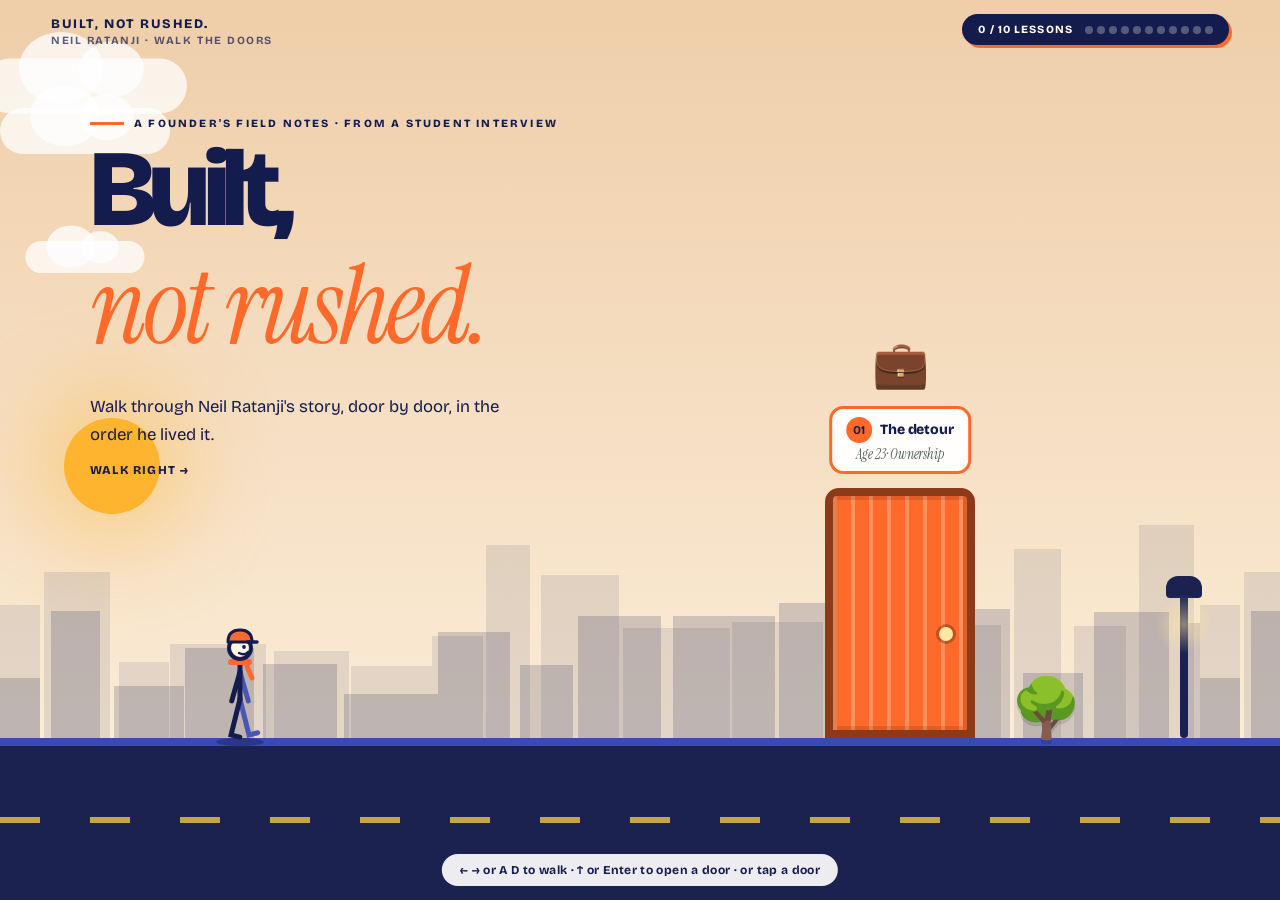
<file: index.html>
<!doctype html>
<html lang="en">
<head>
<meta charset="utf-8">
<meta name="viewport" content="width=device-width, initial-scale=1">
<title>Neil Ratanji — Built, Not Rushed</title>
<meta name="description" content="Walk a stick figure through eleven doors to explore entrepreneur Neil Ratanji's story, in order, from a student interview.">
<link rel="preconnect" href="https://fonts.googleapis.com">
<link rel="preconnect" href="https://fonts.gstatic.com" crossorigin>
<link href="https://fonts.googleapis.com/css2?family=Bricolage+Grotesque:opsz,wght@12..96,400;12..96,700;12..96,800&family=Instrument+Serif:ital@0;1&display=swap" rel="stylesheet">
<style>
:root{
  --bg:#fff8ec; --ink:#141b4d; --accent:#ff6a2b;
  --card:color-mix(in srgb,var(--ink) 7%,transparent);
  --soft:color-mix(in srgb,var(--ink) 55%,var(--bg));
  --disp:'Bricolage Grotesque',system-ui,-apple-system,'Segoe UI',sans-serif;
  --serif:'Instrument Serif',Georgia,'Times New Roman',serif;
  --ease:cubic-bezier(.2,.9,.2,1);
}
*{box-sizing:border-box}
html{scroll-behavior:smooth}
body{margin:0;background:var(--bg);color:var(--ink);font-family:var(--disp);overflow-x:hidden;-webkit-font-smoothing:antialiased}
h1,h2,h3,h4,p,ul{margin-top:0}
p{line-height:1.65}
button{font-family:inherit}
:focus-visible{outline:3px solid var(--accent);outline-offset:3px}

/* fixed layers */
#sky{position:fixed;inset:0;width:100%;height:100%;z-index:0;pointer-events:none}
.glow{position:fixed;left:0;top:0;width:520px;height:520px;margin:-260px 0 0 -260px;border-radius:50%;z-index:1;pointer-events:none;
  background:radial-gradient(circle,color-mix(in srgb,var(--accent) 28%,transparent),transparent 65%);mix-blend-mode:normal;will-change:transform}
.progress{position:fixed;top:0;left:0;height:5px;width:0;background:var(--accent);z-index:50}
.topbar{position:fixed;top:0;left:0;right:0;z-index:40;display:flex;justify-content:space-between;align-items:center;padding:18px 4vw;font-size:11px;letter-spacing:.14em;text-transform:uppercase;font-weight:800}
.topbar a{text-decoration:none;color:var(--ink)}
.hud{position:fixed;left:4vw;bottom:22px;z-index:40;display:flex;align-items:center;gap:12px;background:var(--ink);color:var(--bg);padding:10px 18px 10px 12px;border-radius:99px;font-size:12px;font-weight:700;letter-spacing:.06em;box-shadow:4px 4px 0 var(--accent)}
.hud i{width:10px;height:10px;border-radius:50%;background:var(--accent);animation:blink 1.4s infinite}
.hud b{display:inline-block;min-width:7ch}
.hud.flip b{animation:hudflip .5s var(--ease)}
@keyframes hudflip{from{transform:translateY(100%);opacity:0}to{transform:none;opacity:1}}
@keyframes blink{50%{opacity:.25}}
.rail{position:fixed;right:20px;top:50%;transform:translateY(-50%);z-index:40;display:flex;flex-direction:column;gap:11px}
.rail button{all:unset;cursor:pointer;width:12px;height:12px;border-radius:50%;border:2px solid var(--ink);position:relative;transition:transform .3s,background .3s}
.rail button.on{background:var(--accent);transform:scale(1.5);border-color:var(--accent)}
.rail button span{position:absolute;right:24px;top:50%;transform:translateY(-50%) translateX(8px);white-space:nowrap;font-size:11px;font-weight:800;letter-spacing:.08em;text-transform:uppercase;background:var(--ink);color:var(--bg);padding:5px 10px;border-radius:99px;opacity:0;pointer-events:none;transition:.25s}
.rail button:hover span,.rail button:focus-visible span{opacity:1;transform:translateY(-50%)}
main{position:relative;z-index:2}

/* hero */
.hero{min-height:100svh;display:flex;flex-direction:column;justify-content:center;padding:120px 6vw 60px;position:relative;overflow:hidden}
.hero .kicker{margin-bottom:22px}
.hero h1{font:800 clamp(3.6rem,14vw,13rem)/.82 var(--disp);letter-spacing:-.06em;margin-bottom:34px}
.hero h1 .line{display:block;overflow:hidden;padding-bottom:.06em}
.hero h1 .l{display:inline-block;transform:translateY(110%) rotate(10deg);animation:letterIn .9s var(--ease) forwards;animation-delay:calc(var(--i)*45ms + .25s)}
.hero h1 .line:nth-child(2) .l{color:var(--accent);font-family:var(--serif);font-style:italic;font-weight:400;letter-spacing:-.04em}
@keyframes letterIn{to{transform:none}}
.hero .lede{font-size:clamp(1.05rem,1.8vw,1.45rem);max-width:46ch;opacity:0;animation:fadeUp 1s 1.4s var(--ease) forwards}
.hero .cue{margin-top:36px;display:inline-flex;align-items:center;gap:12px;font-weight:800;font-size:12px;letter-spacing:.14em;text-transform:uppercase;opacity:0;animation:fadeUp 1s 1.8s var(--ease) forwards}
.hero .cue i{width:28px;height:46px;border:2px solid var(--ink);border-radius:20px;position:relative}
.hero .cue i::after{content:"";position:absolute;left:50%;top:8px;width:6px;height:10px;margin-left:-3px;background:var(--accent);border-radius:4px;animation:wheel 1.6s infinite}
@keyframes wheel{0%{transform:translateY(0);opacity:1}100%{transform:translateY(18px);opacity:0}}
@keyframes fadeUp{from{opacity:0;transform:translateY(24px)}to{opacity:1;transform:none}}
.blob{position:absolute;border-radius:50%;filter:blur(2px);opacity:.9;animation:float 9s ease-in-out infinite;will-change:transform}
.blob.a{width:22vw;height:22vw;right:7vw;top:16vh;background:var(--accent);animation-delay:-2s}
.blob.b{width:11vw;height:11vw;right:26vw;bottom:10vh;background:var(--ink);border-radius:30%}
.blob.c{width:7vw;height:7vw;right:4vw;bottom:22vh;border:6px solid var(--ink);background:transparent;animation-duration:6s}
@keyframes float{50%{transform:translateY(-34px) rotate(14deg)}}
.marquee{position:relative;z-index:2;overflow:hidden;background:var(--ink);color:var(--bg);padding:16px 0;transform:rotate(-1.4deg);margin:0 -2vw 60px;border-block:3px solid var(--accent)}
.marquee div{display:flex;width:max-content;animation:marq 26s linear infinite;font:800 1.5rem var(--disp);letter-spacing:.04em;text-transform:uppercase;white-space:nowrap}
.marquee span{padding:0 26px}.marquee span:nth-child(even){color:var(--accent)}
@keyframes marq{to{transform:translateX(-50%)}}

/* chapters */
.kicker{font-size:11px;font-weight:800;letter-spacing:.2em;text-transform:uppercase;margin-bottom:16px;display:flex;align-items:center;gap:10px}
.kicker::before{content:"";width:34px;height:3px;background:var(--accent);display:block}
.chap{min-height:100svh;padding:110px 6vw;position:relative;display:flex;align-items:center}
.chap .num{position:absolute;top:70px;left:3vw;font:800 clamp(9rem,26vw,24rem)/.8 var(--disp);letter-spacing:-.08em;color:transparent;-webkit-text-stroke:2px color-mix(in srgb,var(--ink) 16%,transparent);pointer-events:none;user-select:none;transition:transform .2s linear}
.wrap{position:relative;display:grid;grid-template-columns:1.02fr 1fr;gap:clamp(28px,5vw,80px);align-items:center;width:100%;max-width:1280px;margin:0 auto}
.chap.flip .wrap{grid-template-columns:1fr 1.02fr}
.chap.flip .text{order:2}
h2{font:800 clamp(2.3rem,5vw,4.9rem)/.96 var(--disp);letter-spacing:-.05em;margin-bottom:22px}
h2 em{font:italic 400 1.08em var(--serif);color:var(--accent);letter-spacing:-.03em}
.text p{font-size:1.06rem;max-width:52ch}
.quote{font:italic 400 clamp(1.5rem,2.6vw,2.3rem)/1.12 var(--serif);border-left:4px solid var(--accent);padding-left:18px;margin:26px 0 0;max-width:30ch}
.quote small{display:block;margin-top:10px;font:800 10px var(--disp);font-style:normal;letter-spacing:.16em;text-transform:uppercase;color:var(--soft)}
[data-split] .w{display:inline-block;overflow:hidden;vertical-align:top;padding:0 .04em .12em}
[data-split] .w>span{display:inline-block;transform:translateY(108%) rotate(4deg);transition:transform .85s var(--ease);transition-delay:calc(var(--i)*70ms)}
[data-split].in .w>span{transform:none}
.rv{opacity:0;transform:translateY(34px);transition:opacity .9s var(--ease),transform .9s var(--ease);transition-delay:var(--d,0s)}
.rv.in{opacity:1;transform:none}

/* viz card */
.viz{background:color-mix(in srgb,var(--bg) 82%,#fff);border:3px solid var(--ink);border-radius:26px;padding:24px;box-shadow:10px 10px 0 var(--accent);transition:transform .25s ease-out;transform-style:preserve-3d;position:relative}
.viz h4{font-size:11px;letter-spacing:.16em;text-transform:uppercase;font-weight:800;margin-bottom:16px;display:flex;justify-content:space-between;gap:10px}
.viz h4 span{color:var(--soft)}
.btn{appearance:none;border:0;cursor:pointer;background:var(--ink);color:var(--bg);font-weight:800;font-size:13px;letter-spacing:.04em;padding:13px 22px;border-radius:99px;transition:transform .2s,background .2s,box-shadow .2s;box-shadow:3px 3px 0 var(--accent)}
.btn:hover{transform:translate(-2px,-2px);box-shadow:5px 5px 0 var(--accent)}
.btn:active{transform:translate(2px,2px);box-shadow:0 0 0 var(--accent)}
.btn[disabled]{opacity:.5;cursor:default}
.btn.ghost{background:transparent;color:var(--ink);border:2px solid var(--ink);box-shadow:none}
.status{min-height:3em;font-size:.95rem;font-weight:700;margin:16px 0 0;line-height:1.45}
.fine{font-size:.78rem;color:var(--soft);margin:14px 0 0;line-height:1.5}
.row{display:flex;gap:10px;flex-wrap:wrap;align-items:center}

/* dropdown */
.deep{margin-top:26px;border:2px solid var(--ink);border-radius:20px;background:var(--card);overflow:hidden;max-width:560px}
.deep-btn{all:unset;box-sizing:border-box;width:100%;display:flex;justify-content:space-between;align-items:center;padding:16px 20px;cursor:pointer;font-weight:800;font-size:.95rem;letter-spacing:.02em}
.deep-btn:focus-visible{outline:3px solid var(--accent);outline-offset:-3px}
.deep-btn .pm{width:32px;height:32px;border-radius:50%;background:var(--ink);color:var(--bg);display:grid;place-items:center;font-size:20px;line-height:1;transition:transform .5s var(--ease),background .3s}
.deep-btn:hover .pm{background:var(--accent)}
.deep.open .pm{transform:rotate(135deg)}
.deep-panel{display:grid;grid-template-rows:0fr;visibility:hidden;transition:grid-template-rows .65s var(--ease),visibility 0s .65s}
.deep.open .deep-panel{grid-template-rows:1fr;visibility:visible;transition:grid-template-rows .65s var(--ease),visibility 0s}
.deep-inner{overflow:hidden;min-height:0}
.deep-body{padding:2px 20px 22px}
.concept{display:inline-block;background:var(--accent);color:var(--ink);font-size:11px;font-weight:800;letter-spacing:.1em;text-transform:uppercase;padding:6px 12px;border-radius:99px;margin-bottom:14px}
.pts{padding:0;list-style:none;margin-bottom:14px}
.pts li{position:relative;padding:10px 0 10px 28px;border-top:1px solid color-mix(in srgb,var(--ink) 18%,transparent);font-size:.95rem;line-height:1.5}
.pts li::before{content:"→";position:absolute;left:0;color:var(--accent);font-weight:800}
.deep.open .pts li,.deep.open .reflect,.deep.open .concept{animation:pop .6s var(--ease) both;animation-delay:calc(var(--i,0)*90ms + .25s)}
@keyframes pop{from{opacity:0;transform:translateY(14px)}to{opacity:1;transform:none}}
.reflect{background:var(--ink);color:var(--bg);border-radius:14px;padding:14px 16px;font-size:.92rem;line-height:1.5}
.reflect b{color:var(--accent);display:block;font-size:10px;letter-spacing:.16em;text-transform:uppercase;margin-bottom:4px}

/* c1 chart */
.chart{width:100%;height:auto;display:block;color:var(--ink)}
.chart text{fill:currentColor;font:800 10.5px var(--disp);letter-spacing:.04em}
.draw{fill:none;stroke-width:5;stroke-linecap:round;stroke-dasharray:1;stroke-dashoffset:1}
.go .draw{stroke-dashoffset:0;transition:stroke-dashoffset 2.2s ease-in-out}
.go .draw.p2{transition-delay:.7s;transition-duration:2.6s}
.chart .dot,.chart .lab{opacity:0}
.go .dot,.go .lab{opacity:1;transition:opacity .5s 3.1s}
.chart .pulse{transform-origin:378px 14px;animation:pulse 1.4s infinite}
@keyframes pulse{0%{transform:scale(1);opacity:1}100%{transform:scale(2.8);opacity:0}}

/* c2 hotels */
.hotels{display:grid;grid-template-columns:repeat(2,1fr);gap:14px}
.hotel{opacity:0;transform:scale(.5) translateY(20px);transition:all .7s var(--ease);text-align:center;font-size:11px;font-weight:800;letter-spacing:.1em;text-transform:uppercase}
.hotel.show{opacity:1;transform:none}
.hotel .bld{--c:#8d8577;height:96px;border-radius:10px 10px 0 0;margin-bottom:8px;background-color:var(--c);
  background-image:repeating-linear-gradient(0deg,var(--c) 0 8px,transparent 8px 20px),repeating-linear-gradient(90deg,transparent 0 10px,rgba(255,255,255,.65) 10px 18px);
  transition:background-color .8s,filter .8s,box-shadow .8s;filter:grayscale(.9) sepia(.3)}
.hotel.fresh .bld{--c:var(--accent);filter:none;box-shadow:0 0 0 3px var(--ink),0 0 30px color-mix(in srgb,var(--accent) 70%,transparent)}
.hotel.fresh.show{animation:bounce .8s var(--ease)}
@keyframes bounce{0%{transform:scale(.8)}60%{transform:scale(1.08)}100%{transform:none}}

/* c3 scene */
.scene{position:relative;aspect-ratio:5/3;border-radius:14px;overflow:hidden;background:color-mix(in srgb,var(--ink) 6%,transparent)}
.scene svg{position:absolute;inset:0;width:100%;height:100%}
.mtn{opacity:var(--m,.1);transition:opacity .2s}
.blinder{position:absolute;top:0;bottom:0;width:var(--bw,40%);background:var(--ink);transition:width .2s}
.blinder.l{left:0;border-radius:0 60% 60% 0/0 50% 50% 0}
.blinder.r{right:0;border-radius:60% 0 0 60%/50% 0 0 50%}
input[type=range]{width:100%;margin:16px 0 0;accent-color:var(--accent);height:28px}

/* c4 listen */
.wave{display:flex;align-items:center;gap:5px;height:90px;justify-content:center}
.wave i{display:block;width:8px;height:8px;border-radius:5px;background:var(--ink)}
.hold{width:100%;margin:14px 0;padding:18px;font-size:15px;user-select:none;touch-action:none}
.meter{height:12px;border-radius:99px;background:color-mix(in srgb,var(--ink) 14%,transparent);overflow:hidden}
.meter i{display:block;height:100%;width:0;background:var(--accent)}
.chips{list-style:none;padding:0;margin:14px 0 0;display:grid;gap:8px}
.chips li{padding:11px 14px;border-radius:12px;border:2px dashed color-mix(in srgb,var(--ink) 35%,transparent);font-size:.9rem;font-weight:700;opacity:.35;transition:all .5s var(--ease)}
.chips li.lit{opacity:1;border:2px solid var(--ink);background:var(--accent);color:var(--ink);transform:translateX(6px)}

/* c5 staff */
.staff{display:grid;grid-template-columns:repeat(5,1fr);gap:12px;margin-bottom:18px}
.person{aspect-ratio:1;position:relative;transition:all .6s var(--ease)}
.person::before{content:"";position:absolute;left:30%;top:6%;width:40%;height:34%;border-radius:50%;background:var(--ink)}
.person::after{content:"";position:absolute;left:14%;top:44%;width:72%;height:50%;border-radius:40% 40% 8px 8px;background:var(--ink)}
.person.star::before,.person.star::after{background:var(--accent)}
.work .person:not(.star){opacity:.25;transform:scale(.85)}
.work .person.star{transform:scale(1.18);filter:drop-shadow(0 0 10px var(--accent));animation:wob 1.2s ease-in-out infinite}
@keyframes wob{50%{transform:scale(1.18) rotate(-6deg)}}
.stack{display:flex;height:44px;border-radius:12px;overflow:hidden;border:2px solid var(--ink)}
.stack .a{background:var(--accent);width:20%;transition:width 1.1s var(--ease);display:grid;place-items:center;font-weight:800;overflow:hidden;white-space:nowrap}
.stack .b{flex:1;display:grid;place-items:center;font-weight:800;background:color-mix(in srgb,var(--ink) 12%,transparent);overflow:hidden;white-space:nowrap}
.work .stack .a{width:80%}

/* c6 weeks */
.weeks{display:grid;grid-template-columns:repeat(22,1fr);gap:4px;margin:6px 0 16px}
.weeks i{height:34px;border-radius:5px;background:color-mix(in srgb,var(--ink) 14%,transparent);transition:background .25s,transform .25s}
.weeks i.on{background:var(--accent);transform:scaleY(1.2)}
.bubble{min-height:62px;background:var(--ink);color:var(--bg);border-radius:16px;padding:14px 16px;font-weight:700;font-size:.95rem;line-height:1.4;position:relative;margin-bottom:16px}
.rate{font:800 3rem/1 var(--disp);letter-spacing:-.05em}.rate small{font-size:.9rem;letter-spacing:0}
.stamp{display:inline-block;border:4px solid var(--accent);color:var(--accent);font-weight:800;letter-spacing:.16em;padding:6px 14px;border-radius:8px;transform:rotate(-8deg) scale(2.2);opacity:0;margin-left:12px}
.stamp.on{animation:stampIn .5s var(--ease) forwards}
@keyframes stampIn{to{opacity:1;transform:rotate(-8deg) scale(1)}}

/* c7 guests */
.seg{display:flex;background:color-mix(in srgb,var(--ink) 10%,transparent);border-radius:99px;padding:4px;margin-bottom:18px}
.seg button{all:unset;cursor:pointer;flex:1;text-align:center;padding:11px 8px;border-radius:99px;font-weight:800;font-size:13px;transition:all .3s}
.seg button[aria-pressed=true]{background:var(--ink);color:var(--bg)}
.seg button:focus-visible{outline:3px solid var(--accent)}
.guest{text-align:center;min-height:250px}
.guest .ico{font-size:4.2rem;display:inline-block;animation:float 4s ease-in-out infinite}
.guest h5{font-size:1.4rem;margin:6px 0 8px;letter-spacing:-.03em}
.guest p{margin:0 auto 10px;font-size:.95rem;max-width:34ch}
.guest.swap>*{animation:pop .5s var(--ease) both}
.tag{display:inline-block;background:var(--accent);color:var(--ink);padding:5px 12px;border-radius:99px;font-size:11px;font-weight:800;letter-spacing:.08em;text-transform:uppercase}

/* c8 steps */
.steps{display:flex;justify-content:space-between;position:relative;margin:4px 0 22px}
.steps::before{content:"";position:absolute;left:16px;right:16px;top:16px;height:4px;background:color-mix(in srgb,var(--ink) 15%,transparent)}
.steps .fill{position:absolute;left:16px;top:16px;height:4px;background:var(--accent);width:0;transition:width .8s var(--ease)}
.steps button{all:unset;cursor:pointer;position:relative;z-index:1;width:34px;height:34px;border-radius:50%;background:var(--bg);border:3px solid var(--ink);display:grid;place-items:center;font-weight:800;font-size:13px;transition:all .4s var(--ease)}
.steps button.on{background:var(--accent);transform:scale(1.25)}
.steps button.done{background:var(--ink);color:var(--bg)}
.steps button:focus-visible{outline:3px solid var(--accent);outline-offset:3px}
.stepcard{min-height:150px}
.stepcard h5{font-size:1.5rem;letter-spacing:-.04em;margin:0 0 8px}
.stepcard p{font-size:.95rem;margin:0}
.stepcard.swap>*{animation:pop .5s var(--ease) both}
.bank{margin-top:14px;display:none;align-items:center;gap:10px;background:#b8362a;color:#fff;border-radius:12px;padding:11px 14px;font-weight:800;font-size:.85rem}
.bank.show{display:flex;animation:shake .6s}
.bank i{width:12px;height:12px;border-radius:50%;background:#fff;animation:blink .8s infinite}
@keyframes shake{20%{transform:translateX(-6px)}40%{transform:translateX(6px)}60%{transform:translateX(-4px)}80%{transform:translateX(4px)}}

/* c9 cook */
.lanes{display:grid;gap:14px}
.lane{border:2px solid var(--ink);border-radius:16px;padding:14px;position:relative;overflow:hidden}
.lane b{font-size:12px;letter-spacing:.1em;text-transform:uppercase}
.lane .bar{height:14px;border-radius:99px;background:color-mix(in srgb,var(--ink) 14%,transparent);margin:10px 0 8px;overflow:hidden}
.lane .bar i{display:block;height:100%;width:0;background:var(--accent)}
.lane#mw.run .bar i{width:100%;transition:width 1s linear}
.lane#sm.run .bar i{width:100%;transition:width 7s linear;background:var(--ink)}
.lane .msg{font-size:.9rem;font-weight:700;min-height:1.4em}
.lane .big{position:absolute;right:14px;top:8px;font-size:2.2rem}
.lane#mw.boom{animation:shake .6s;background:color-mix(in srgb,#b8362a 25%,transparent)}
.lane#mw.boom .big{animation:boom .6s var(--ease)}
@keyframes boom{from{transform:scale(.3) rotate(-30deg)}to{transform:none}}
.smoke{position:absolute;right:30px;bottom:50px;pointer-events:none}
.smoke i{position:absolute;width:14px;height:14px;border-radius:50%;background:color-mix(in srgb,var(--ink) 40%,transparent);opacity:0}
.lane#sm.run .smoke i{animation:puff 2.4s infinite}
.smoke i:nth-child(2){animation-delay:.8s!important;left:14px}.smoke i:nth-child(3){animation-delay:1.6s!important;left:-12px}
@keyframes puff{0%{transform:translateY(0) scale(.4);opacity:.7}100%{transform:translateY(-50px) scale(2.2);opacity:0}}
.deal{margin-top:16px;border:2px dashed var(--ink);border-radius:14px;padding:14px 16px;font-weight:700;font-size:.92rem;display:flex;justify-content:space-between;align-items:center;gap:10px;transition:transform .9s var(--ease),opacity .9s}
.deal.gone{transform:translateX(130%) rotate(18deg);opacity:0}

/* c10 */
.nums{display:grid;grid-template-columns:repeat(3,1fr);gap:10px;margin-bottom:18px;text-align:center}
.nums div{border:2px solid var(--ink);border-radius:16px;padding:16px 6px}
.nums b{display:block;font:800 clamp(2rem,4.2vw,3.2rem)/1 var(--disp);letter-spacing:-.05em;color:var(--accent)}
.nums span{font-size:10px;font-weight:800;letter-spacing:.12em;text-transform:uppercase}
.mot{display:flex;flex-wrap:wrap;gap:8px}
.mot button{all:unset;cursor:pointer;border:2px solid var(--ink);border-radius:99px;padding:9px 15px;font-weight:800;font-size:13px;transition:all .25s var(--ease)}
.mot button:hover{transform:translateY(-3px) rotate(-2deg);background:var(--accent)}
.mot button.on{background:var(--ink);color:var(--bg)}
.mot button:focus-visible{outline:3px solid var(--accent)}

/* finale */
.finale{position:relative;z-index:2;padding:120px 6vw 80px}
.finale .inner{max-width:1100px;margin:0 auto}
.flips{display:grid;grid-template-columns:repeat(3,1fr);gap:16px;margin:30px 0 60px}
.flipc{all:unset;cursor:pointer;height:150px;perspective:900px;display:block}
.flipc:focus-visible{outline:3px solid var(--accent);outline-offset:4px;border-radius:20px}
.fi{position:relative;width:100%;height:100%;transition:transform .7s var(--ease);transform-style:preserve-3d}
.flipc.flipped .fi{transform:rotateY(180deg)}
.face{position:absolute;inset:0;backface-visibility:hidden;-webkit-backface-visibility:hidden;border:3px solid var(--ink);border-radius:20px;display:flex;flex-direction:column;justify-content:center;padding:18px;box-shadow:6px 6px 0 var(--accent);background:var(--bg)}
.face.back{transform:rotateY(180deg);background:var(--ink);color:var(--bg);font-weight:700;line-height:1.4;font-size:.95rem}
.face .n{font:800 11px var(--disp);letter-spacing:.16em;color:var(--accent)}
.face h3{font:800 1.55rem/1 var(--disp);letter-spacing:-.04em;margin:8px 0 0}
.quiz{background:var(--ink);color:var(--bg);border-radius:30px;padding:clamp(24px,4vw,48px);position:relative;overflow:hidden;box-shadow:10px 10px 0 var(--accent)}
.quiz .kicker{color:var(--accent)}
.quiz h3{font:800 clamp(1.4rem,2.6vw,2.2rem)/1.1 var(--disp);letter-spacing:-.04em;margin-bottom:22px}
.opts{display:grid;gap:10px}
.opts button{all:unset;cursor:pointer;background:color-mix(in srgb,var(--bg) 12%,transparent);border:2px solid color-mix(in srgb,var(--bg) 30%,transparent);padding:14px 18px;border-radius:14px;font-weight:700;transition:all .25s var(--ease)}
.opts button:hover:not([disabled]){transform:translateX(8px);border-color:var(--accent)}
.opts button:focus-visible{outline:3px solid var(--accent)}
.opts button.right{background:#2f9e6b;border-color:#2f9e6b;color:#fff}
.opts button.wrong{background:#b8362a;border-color:#b8362a;color:#fff;animation:shake .5s}
.qfb{min-height:3.2em;margin:16px 0 0;font-size:.95rem;color:var(--bg)}
.qmeta{display:flex;justify-content:space-between;align-items:center;margin-top:6px}
.qdots{display:flex;gap:6px}.qdots i{width:26px;height:6px;border-radius:4px;background:color-mix(in srgb,var(--bg) 25%,transparent)}.qdots i.on{background:var(--accent)}
.quiz .btn{background:var(--accent);color:var(--ink);box-shadow:3px 3px 0 var(--bg)}
.confetti{position:fixed;top:-20px;width:10px;height:16px;z-index:100;pointer-events:none;animation:fall 3s linear forwards}
@keyframes fall{to{transform:translateY(110vh) rotate(720deg)}}
footer{position:relative;z-index:2;padding:50px 6vw 100px;text-align:center}
footer p{margin:6px auto;font-size:.85rem;color:var(--soft);max-width:70ch}
footer a{color:var(--ink);font-weight:800}

@media(max-width:900px){
  .rail{display:none}
  .wrap,.chap.flip .wrap{grid-template-columns:1fr}
  .chap.flip .text{order:0}
  .chap{padding:100px 6vw 80px}
  .chap .num{font-size:9rem;top:50px}
  .flips{grid-template-columns:1fr 1fr}
  .hud{left:50%;transform:translateX(-50%);bottom:14px}
  .blob.a{width:44vw;height:44vw;top:12vh}
  .weeks{grid-template-columns:repeat(11,1fr)}
}
@media(max-width:560px){.flips{grid-template-columns:1fr}.nums{grid-template-columns:1fr 1fr 1fr}.topbar a:last-child{display:none}}
@media(prefers-reduced-motion:reduce){
  html{scroll-behavior:auto}
  *,*::before,*::after{animation-duration:.01ms!important;animation-iteration-count:1!important;transition-duration:.01ms!important;transition-delay:0s!important}
  .hero h1 .l{transform:none}
  .rv,[data-split] .w>span{opacity:1;transform:none}
  .glow{display:none}
}
.seg button,.steps button,.mot button{pointer-events:none}
.seg button:hover,.mot button:hover{transform:none}

body{overflow:hidden}
/* ===== WORLD ===== */
.world{position:fixed;inset:0;overflow:hidden;background:linear-gradient(#ffd9b5,#fdeee0);--gh:clamp(110px,18vh,170px);color:#141b4d;touch-action:pan-y}
.stars{position:absolute;left:0;top:0;width:2px;height:2px;border-radius:50%;opacity:0;pointer-events:none}
.sun{position:absolute;width:96px;height:96px;border-radius:50%;margin:-48px 0 0 -48px;pointer-events:none}
.layer{position:absolute;left:0;right:0;bottom:var(--gh);height:300px;background-repeat:repeat-x;background-size:1200px 300px;pointer-events:none}
.cloud{position:absolute;width:170px;height:46px;border-radius:99px;background:rgba(255,255,255,.75);animation:drift linear infinite;pointer-events:none}
.cloud::before{content:"";position:absolute;left:30px;top:-22px;width:70px;height:60px;border-radius:50%;background:inherit}
.cloud::after{content:"";position:absolute;left:80px;top:-14px;width:54px;height:46px;border-radius:50%;background:inherit}
@keyframes drift{from{transform:translateX(-260px)}to{transform:translateX(110vw)}}
.strip{position:absolute;left:0;top:0;bottom:0;will-change:transform}
.ground{position:absolute;left:0;right:0;bottom:0;height:var(--gh);background:#1b2250;border-top:8px solid #3b49b5}
.ground::after{content:"";position:absolute;left:0;right:0;top:46%;height:6px;background:repeating-linear-gradient(90deg,#ffd23f 0 40px,transparent 40px 90px);opacity:.75}
.titlecard{position:absolute;left:90px;top:13vh;width:min(660px,62vw)}
.titlecard .k{font:800 11px var(--disp);letter-spacing:.2em;text-transform:uppercase;margin-bottom:14px;display:flex;gap:10px;align-items:center}
.titlecard .k::before{content:"";width:34px;height:3px;background:#ff6a2b}
.titlecard h1{font:800 clamp(3rem,8.5vw,7.6rem)/.84 var(--disp);letter-spacing:-.06em;margin:0 0 16px}
.titlecard h1 em{display:block;font:italic 400 1em var(--serif);color:#ff6a2b;letter-spacing:-.04em}
.titlecard p{font-size:1.05rem;max-width:40ch;margin:0 0 10px}
.titlecard .go{font-weight:800;letter-spacing:.1em;text-transform:uppercase;font-size:12px;animation:nudge 1.2s ease-in-out infinite;display:inline-block}
@keyframes nudge{50%{transform:translateX(12px)}}
.lamp{position:absolute;bottom:var(--gh);width:8px;height:150px;background:#1b2250;border-radius:4px}
.lamp::before{content:"";position:absolute;left:-14px;top:-12px;width:36px;height:22px;border-radius:12px 12px 4px 4px;background:#1b2250}
.lamp::after{content:"";position:absolute;left:-26px;top:6px;width:60px;height:60px;border-radius:50%;background:radial-gradient(#ffe9a8,transparent 70%);opacity:.5}
.prop{position:absolute;bottom:calc(var(--gh) - 6px);font-size:58px;pointer-events:none;filter:drop-shadow(0 4px 0 rgba(0,0,0,.12))}
/* doors */
.door{all:unset;box-sizing:border-box;position:absolute;bottom:var(--gh);width:150px;height:250px;margin-left:-75px;cursor:pointer;display:block;transform-origin:bottom center;z-index:3}
.door>span{display:block}
.door:focus-visible .frame{outline:4px solid #fff}
.frame{position:absolute;inset:0;border:8px solid color-mix(in srgb,var(--c) 55%,#000);border-radius:14px 14px 0 0;background:radial-gradient(circle at 50% 85%,#fff7c2,#ffd24d 55%,#f59e0b);transition:box-shadow .4s}
.panel{position:absolute;inset:0;background:var(--pat),var(--c);transform-origin:left center;transition:transform .6s cubic-bezier(.2,.9,.2,1);border-radius:4px 4px 0 0;box-shadow:inset 0 0 0 4px rgba(0,0,0,.12)}
.knob{position:absolute;right:14px;top:56%;width:14px;height:14px;border-radius:50%;background:#ffe6a3;box-shadow:0 0 0 3px rgba(0,0,0,.25)}
.door.near .panel{transform:perspective(700px) rotateY(-28deg)}
.door.open .panel{transform:perspective(700px) rotateY(-84deg)}
.door.near .frame,.door.open .frame{box-shadow:0 0 0 5px #fff,0 0 70px 14px color-mix(in srgb,var(--c) 70%,#fff)}
.sign{position:absolute;left:50%;bottom:calc(100% + 14px);transform:translateX(-50%);white-space:nowrap;background:rgba(255,255,255,.94);color:#141b4d;border:3px solid var(--c);border-radius:14px;padding:8px 14px;text-align:center;font-weight:800;font-size:14px;letter-spacing:-.01em}
.sign b{display:inline-grid;place-items:center;min-width:26px;height:26px;border-radius:50%;background:var(--c);color:var(--tc);margin-right:8px;font-size:12px}
.sign i{display:block;font:italic 400 .9rem var(--serif);color:#51625a;margin-top:2px}
.emblem{position:absolute;left:50%;bottom:calc(100% + 96px);transform:translateX(-50%);font-size:46px;animation:bobE 2.6s ease-in-out infinite}
@keyframes bobE{50%{transform:translateX(-50%) translateY(-10px) rotate(6deg)}}
.check{display:none!important;position:absolute;right:-14px;top:-14px;width:30px;height:30px;border-radius:50%;background:#2f9e6b;color:#fff;place-items:center;font-weight:800;border:3px solid #fff;z-index:4}
.door.seen .check{display:grid!important}
/* walker */
.walker{position:absolute;left:0;bottom:calc(var(--gh) - 4px);width:60px;height:116px;z-index:6;pointer-events:none}
.walker>*{pointer-events:auto}
.walker svg{display:block;overflow:visible;transform:scaleX(var(--f,1));transition:transform .35s,opacity .35s}
.walker.in svg{opacity:0;transform:scaleX(var(--f,1)) scale(.4) translateY(-20px)}
.walker::after{content:"";position:absolute;left:6px;right:6px;bottom:-4px;height:8px;border-radius:50%;background:rgba(0,0,0,.25);z-index:-1}
.walker line,.walker .ln{stroke:#141b4d;stroke-width:5;stroke-linecap:round;fill:none}
.legL{transform-origin:30px 65px;transform:rotate(10deg)}.legR{transform-origin:30px 65px;transform:rotate(-10deg)}
.armL{transform-origin:30px 38px;transform:rotate(14deg)}.armR{transform-origin:30px 38px;transform:rotate(-14deg)}
.walking .legL{animation:swing .48s ease-in-out infinite}.walking .legR{animation:swing .48s ease-in-out infinite reverse}
.walking .armL{animation:swing .48s ease-in-out infinite reverse}.walking .armR{animation:swing .48s ease-in-out infinite}
.walking .bob{animation:wbob .24s ease-in-out infinite alternate}
.walker:not(.walking) .head{animation:breathe 2.4s ease-in-out infinite}
@keyframes swing{0%,100%{transform:rotate(-34deg)}50%{transform:rotate(34deg)}}
@keyframes wbob{to{transform:translateY(-3px)}}
@keyframes breathe{50%{transform:translateY(1.5px)}}
.prompt{position:absolute;left:50%;bottom:132px;transform:translateX(-50%);white-space:nowrap;background:#141b4d;color:#fff;border:0;border-radius:99px;padding:9px 16px;font:800 12px var(--disp);letter-spacing:.04em;cursor:pointer;box-shadow:3px 3px 0 #ff6a2b;animation:pbob 1.5s ease-in-out infinite;z-index:2}
.prompt[hidden]{display:none}
@keyframes pbob{50%{transform:translateX(-50%) translateY(-6px)}}
/* hub ui */
.htitle,.hprog,.hhint,.pad{position:fixed;z-index:20}
.htitle{left:4vw;top:16px;display:flex;flex-direction:column;gap:2px;font-size:11px;letter-spacing:.14em;text-transform:uppercase}
.htitle b{font-size:13px;font-weight:800}.htitle span{opacity:.7;font-weight:700}
.hprog{right:4vw;top:14px;display:flex;align-items:center;gap:12px;background:#141b4d;color:#fff8ec;border-radius:99px;padding:9px 16px;font:800 11px var(--disp);letter-spacing:.1em;text-transform:uppercase;box-shadow:3px 3px 0 #ff6a2b}
.dots{display:flex;gap:4px}.dots i{width:8px;height:8px;border-radius:50%;background:rgba(246,242,233,.3);transition:background .4s,transform .4s}.dots i.on{background:#ff6a2b;transform:scale(1.3)}
.hhint{left:50%;bottom:14px;transform:translateX(-50%);background:rgba(255,255,255,.92);color:#141b4d;border-radius:99px;padding:9px 18px;font:700 12px var(--disp);letter-spacing:.03em;white-space:nowrap;max-width:94vw;overflow:hidden;text-overflow:ellipsis}
.pad{display:none;left:50%;bottom:58px;transform:translateX(-50%);gap:10px}
.pad button{all:unset;cursor:pointer;background:#141b4d;color:#fff;border-radius:99px;padding:14px 22px;font:800 14px var(--disp);box-shadow:3px 3px 0 #ff6a2b;touch-action:none;user-select:none}
@media(hover:none){.pad{display:flex}.hhint{display:none}}
@media(max-height:640px){.door{transform:scale(.78)}.emblem{font-size:36px}}
@media(max-width:700px){.htitle span{display:none}.hprog .dots{display:none}}
/* ===== ROOMS ===== */
.room{position:fixed;inset:0;z-index:60;display:none;background:var(--bg);color:var(--ink);--card:color-mix(in srgb,var(--ink) 7%,transparent);--soft:color-mix(in srgb,var(--ink) 55%,var(--bg));clip-path:circle(0 at var(--cx,50%) var(--cy,50%));transition:clip-path .85s cubic-bezier(.7,0,.2,1)}
.room.show{display:block}.room.open{clip-path:circle(160vmax at var(--cx,50%) var(--cy,50%))}
.rscroll{position:absolute;inset:0;overflow-y:auto;overflow-x:hidden;z-index:2}
.deco{position:absolute;inset:0;overflow:hidden;pointer-events:none;z-index:1}
.rbar{position:sticky;top:0;z-index:30;display:flex;justify-content:space-between;align-items:center;gap:10px;padding:14px 4vw 22px;background:linear-gradient(var(--bg) 55%,transparent)}
.rname{font:800 11px var(--disp);letter-spacing:.14em;text-transform:uppercase;text-align:center}
.room .chap{padding-top:20px;min-height:calc(100svh - 70px)}
.room .finale{padding-top:20px}
.room footer{position:relative}
.r1 .deco{background-image:linear-gradient(color-mix(in srgb,var(--ink) 8%,transparent) 1px,transparent 1px),linear-gradient(90deg,color-mix(in srgb,var(--ink) 8%,transparent) 1px,transparent 1px);background-size:48px 48px}
.r2 .deco{background:radial-gradient(color-mix(in srgb,var(--accent) 40%,transparent) 2px,transparent 3px) 0 0/34px 34px,linear-gradient(115deg,transparent 46%,color-mix(in srgb,var(--accent) 20%,transparent) 46% 50%,transparent 50%)}
.r3 .deco{background:repeating-linear-gradient(-30deg,color-mix(in srgb,var(--ink) 9%,transparent) 0 22px,transparent 22px 44px);animation:slide 6s linear infinite}
@keyframes slide{to{background-position:88px 0}}
.r4 .deco{background:radial-gradient(color-mix(in srgb,var(--accent) 55%,transparent) 2.5px,transparent 3.5px) 0 0/20px 20px;-webkit-mask-image:linear-gradient(#000,transparent 75%);mask-image:linear-gradient(#000,transparent 75%)}
.r5 .deco{background:radial-gradient(ellipse at 50% -10%,color-mix(in srgb,var(--accent) 38%,transparent),transparent 62%);animation:pulseL 4s ease-in-out infinite}
@keyframes pulseL{50%{opacity:.55}}
.r6 .deco{background:radial-gradient(circle at 15% -5%,color-mix(in srgb,var(--accent) 55%,transparent),transparent 38%),radial-gradient(circle at 50% -5%,color-mix(in srgb,#fff 40%,transparent),transparent 38%),radial-gradient(circle at 85% -5%,color-mix(in srgb,var(--accent) 55%,transparent),transparent 38%);animation:pulseL 2.4s ease-in-out infinite}
.r7 .deco::after{content:"";position:absolute;left:0;right:0;bottom:0;height:24vh;background:conic-gradient(color-mix(in srgb,var(--ink) 16%,transparent) 25%,transparent 0 50%,color-mix(in srgb,var(--ink) 16%,transparent) 0 75%,transparent 0) 0 0/64px 64px}
.r8 .deco::before,.r8 .deco::after{content:"";position:absolute;left:0;right:0;height:22px;background:repeating-linear-gradient(-45deg,#ffd23f 0 18px,#1a0f0a 18px 36px);animation:tape 1.2s linear infinite;z-index:3}
.r8 .deco::before{top:0}.r8 .deco::after{bottom:0}
@keyframes tape{to{background-position:51px 0}}
.r9 .deco{background:radial-gradient(circle at 15% 105%,color-mix(in srgb,var(--ink) 16%,transparent),transparent 40%),radial-gradient(circle at 70% 110%,color-mix(in srgb,var(--ink) 14%,transparent),transparent 45%);animation:smokeM 7s ease-in-out infinite alternate}
@keyframes smokeM{to{transform:translateY(-6%) scale(1.06)}}
.r10 .deco{background:linear-gradient(180deg,#ffd9a8,transparent 70%)}
.r10 .deco::before{content:"";position:absolute;left:50%;bottom:-120px;width:240px;height:240px;margin-left:-120px;border-radius:50%;background:var(--accent);opacity:.3;animation:sunrise 7s ease-out forwards}
@keyframes sunrise{to{transform:translateY(-52vh)}}
.rf .deco{background:radial-gradient(color-mix(in srgb,var(--accent) 35%,transparent) 3px,transparent 4px) 0 0/40px 40px}

/* ===== palette + lessons ===== */
.concept,.tag,.stack .a,.chips li.lit,.mot button:hover{color:var(--acc-ink,#141b4d)}
.reflect{background:#141b4d;color:#fff8ec;border:2px solid color-mix(in srgb,var(--ink) 30%,transparent)}
.reflect b{color:#ffd23f}
.lesson{position:relative;margin-top:22px;max-width:560px;border-radius:18px;padding:16px 18px 16px 74px;background:#141b4d;color:#fff8ec;border:2px solid color-mix(in srgb,var(--ink) 40%,transparent);box-shadow:5px 5px 0 var(--accent)}
.lesson .st{position:absolute;left:16px;top:16px;width:42px;height:42px;border-radius:50%;background:#ffd23f;color:#141b4d;display:grid;place-items:center;font-size:20px;transform-origin:center}
.lesson.in .st{animation:spinIn .9s var(--ease) both}
@keyframes spinIn{from{transform:rotate(-200deg) scale(.2)}to{transform:none}}
.lesson small{display:block;font:800 10px var(--disp);letter-spacing:.16em;text-transform:uppercase;color:#ffd23f;margin-bottom:4px}
.lesson b{display:block;font:800 1.2rem/1.12 var(--disp);letter-spacing:-.03em;margin-bottom:5px}
.text .lesson p{margin:0;font-size:.92rem;line-height:1.5;color:#fff8ec;max-width:none}
.pb{display:grid;grid-template-columns:repeat(auto-fit,minmax(200px,1fr));gap:14px;margin:30px 0 56px}
.pbc{position:relative;border:3px solid var(--ink);border-radius:18px;padding:24px 16px 16px;background:color-mix(in srgb,var(--bg) 88%,#fff);overflow:hidden;box-shadow:5px 5px 0 var(--c)}
.pbc::before{content:"";position:absolute;left:0;right:0;top:0;height:9px;background:var(--c)}
.pbc span{font:800 11px var(--disp);letter-spacing:.16em;color:var(--soft)}
.pbc b{display:block;font:800 1.3rem/1.05 var(--disp);letter-spacing:-.04em;margin:6px 0}
.pbc p{margin:0;font-size:.88rem;line-height:1.45}
.rf .quiz .kicker{color:#ffd23f}
.rf .quiz .btn{background:#ffd23f;color:#141b4d;box-shadow:3px 3px 0 #fff8ec}
.rf .qdots i.on{background:#ffd23f}
.toast{position:fixed;left:50%;top:70px;transform:translate(-50%,-30px);opacity:0;z-index:25;background:#ffd23f;color:#141b4d;border:3px solid #141b4d;border-radius:99px;padding:11px 20px;font:800 13px var(--disp);box-shadow:4px 4px 0 #141b4d;pointer-events:none;transition:all .5s cubic-bezier(.2,.9,.2,1);white-space:nowrap}
.toast.on{opacity:1;transform:translate(-50%,0)}
/* stick man: two legs, opposite phase */
.legL,.legR,.armL,.armR{transform-box:fill-box;transform-origin:0 0}
.legL{transform:rotate(14deg)}.legR{transform:rotate(-14deg)}
.armL{transform:rotate(16deg)}.armR{transform:rotate(-16deg)}
.walking .legL{animation:swing .5s ease-in-out infinite}
.walking .legR{animation:swing .5s ease-in-out infinite;animation-delay:-.25s}
.walking .armL{animation:swing .5s ease-in-out infinite;animation-delay:-.25s}
.walking .armR{animation:swing .5s ease-in-out infinite}
.walker .legR,.walker .armR{stroke:#4a55b8}
</style>
</head>
<body>
<div class="world" id="world" aria-label="Walkable hallway of doors">
  <div class="stars" id="stars"></div>
  <div class="sun" id="sun"></div>
  <div class="cloud" style="top:12vh;animation-duration:70s;animation-delay:-20s"></div>
  <div class="cloud" style="top:26vh;animation-duration:95s;animation-delay:-60s;transform:scale(.7)"></div>
  <div class="cloud" style="top:7vh;animation-duration:120s;animation-delay:-90s;transform:scale(1.2)"></div>
  <div class="layer" id="far"></div>
  <div class="layer" id="nearL"></div>
  <div class="strip" id="strip">
    <div class="ground"></div>
    <div class="titlecard"><div class="k">A founder's field notes · From a student interview</div><h1>Built,<em>not rushed.</em></h1><p>Walk through Neil Ratanji's story, door by door, in the order he lived it.</p><span class="go">Walk right →</span></div>
    <div class="walker" id="walker">
      <button class="prompt" id="prompt" type="button" hidden></button>
      <svg viewBox="0 -8 60 118" width="60" height="118" aria-hidden="true">
        <g class="bob">
          <path class="ln legR" d="M30 65 L30 102 L39 102"/>
          <line class="armR" x1="30" y1="38" x2="30" y2="68"/>
          <line x1="30" y1="25" x2="30" y2="65"/>
          <path class="ln legL" d="M30 65 L30 102 L39 102"/>
          <line class="armL" x1="30" y1="38" x2="30" y2="68"/>
          <path d="M21 28 L39 28" class="ln" style="stroke:#ff6a2b;stroke-width:6"/><path d="M36 30 L42 44" class="ln" style="stroke:#ff6a2b;stroke-width:5"/>
          <g class="head">
            <circle cx="30" cy="14" r="11" fill="#fff8ec" stroke="#141b4d" stroke-width="4"/>
            <circle cx="34" cy="13" r="1.9" fill="#141b4d"/><path d="M29 19 Q34 22 38 18" class="ln" style="stroke-width:2.4"/>
            <path d="M18 8 Q18 -4 30 -4 Q42 -4 42 8 Z" fill="#ff6a2b" stroke="#141b4d" stroke-width="3" stroke-linejoin="round"/>
            <line x1="38" y1="8" x2="47" y2="8" style="stroke-width:3.5"/>
          </g>
        </g>
      </svg>
    </div>
  </div>
  <div class="toast" id="toast" role="status"></div>
  <div class="htitle"><b>Built, not rushed.</b><span>Neil Ratanji · walk the doors</span></div>
  <div class="hprog" aria-live="polite"><span id="hcount">0 / 10 lessons</span><div class="dots" id="hdots"></div></div>
  <div class="hhint" id="hhint">← → or A D to walk · ↑ or Enter to open a door · or tap a door</div>
  <div class="pad" id="pad"><button type="button" data-k="l" aria-label="Walk left">◀</button><button type="button" data-k="e">Enter</button><button type="button" data-k="r" aria-label="Walk right">▶</button></div>
</div>

<section class="room r1" id="room0" data-theme="#fff6e5,#141b4d,#f2551c,#141b4d" aria-label="Door 1: The detour">
<div class="deco" aria-hidden="true"></div>
<div class="rscroll"><div class="rbar"><button class="btn back" type="button">← Back to the hallway</button><span class="rname">Door 01 · Age 23 · The detour</span><button class="btn next" type="button">Next door →</button></div>
<div class="chap">
    <div class="num" aria-hidden="true">01</div>
    <div class="wrap">
      <div class="text">
        <div class="kicker rv">01 · Age 23</div>
        <h2 data-split>A detour with no ceiling.</h2>
        <p class="rv">After graduating from Baylor, Neil had a job lined up at IBM. Before it started he had about six months to fill, so he began working alongside his father and figuring out the hotel business. He never took the IBM job.</p>
        <p class="rv" style="--d:.1s">What hooked him: no limit, no ceiling, just potential. Work hard, and you get to keep all of it.</p>
        <blockquote class="quote rv" style="--d:.2s">“Whatever you get to create, and whatever you get to do, it's yours.”<small>Neil Ratanji · Interview</small></blockquote>
        <div class="lesson rv"><span class="st" aria-hidden="true">★</span><small>Entrepreneur lesson</small><b>Ownership & upside</b><p>Entrepreneurs trade the safety of a salary for uncapped upside. Neil's draw was that what you build is yours, and so is the responsibility.</p></div>
        <div class="deep rv">
          <button class="deep-btn" type="button" aria-expanded="false"><span class="lbl">Go deeper</span><span class="pm">+</span></button>
          <div class="deep-panel"><div class="deep-inner"><div class="deep-body">
            <span class="concept" style="--i:0">Concept · Ownership &amp; upside</span>
            <ul class="pts">
              <li style="--i:1">Neil joked that he “was told to do this,” then laughed it off and gave the real answer: the thrill of unlimited potential.</li>
              <li style="--i:2">He's candid that at 23 he wasn't thinking the way he does now at 42. It “wasn't nothing glorious.”</li>
              <li style="--i:3">A salary can be stable, but it is capped by the role. Ownership trades that stability for upside, and the responsibility that comes with it.</li>
              <li style="--i:4">His line: no one can take what you create from you “unless you give it to somebody.”</li>
            </ul>
            <div class="reflect" style="--i:5"><b>Reflect</b>If there were truly no ceiling, what would you be willing to build, and what would you be willing to give up for it?</div>
          </div></div></div>
        </div>
      </div>
      <div class="viz rv" style="--d:.15s">
        <h4>Job vs. ownership <span>Illustrative</span></h4>
        <div id="ceil">
          <svg class="chart" viewBox="0 0 400 250" role="img" aria-label="Chart: a job's upside flattens at a ceiling while ownership keeps rising">
            <line x1="30" y1="225" x2="385" y2="225" stroke="currentColor" opacity=".35" stroke-width="2"/>
            <line x1="30" y1="225" x2="30" y2="10" stroke="currentColor" opacity=".35" stroke-width="2"/>
            <line x1="30" y1="95" x2="385" y2="95" stroke="currentColor" stroke-width="2" stroke-dasharray="7 7" opacity=".6"/>
            <text x="36" y="86">A FIXED CEILING</text>
            <text x="36" y="243">YEARS OF EFFORT →</text>
            <path class="draw p1" pathLength="1" d="M30 218 C90 190 150 130 210 100 S300 95 378 95" stroke="currentColor"/>
            <path class="draw p2" pathLength="1" d="M30 218 C110 208 190 172 250 112 S330 32 378 14" stroke="var(--accent)"/>
            <circle class="dot pulse" cx="378" cy="14" r="7" fill="var(--accent)"/>
            <circle class="dot" cx="378" cy="14" r="7" fill="var(--accent)"/>
            <text class="lab" x="196" y="40" fill="var(--accent)" style="fill:var(--accent)">OWNERSHIP: NO CEILING</text>
          </svg>
        </div>
                <p class="fine">A concept sketch of the idea Neil described, not real income data.</p>
      </div>
    </div>
  </div></div></section>
<section class="room r2" id="room1" data-theme="#0b7f75,#fff8ec,#ffd23f,#141b4d" aria-label="Door 2: Spot the gap">
<div class="deco" aria-hidden="true"></div>
<div class="rscroll"><div class="rbar"><button class="btn back" type="button">← Back to the hallway</button><span class="rname">Door 02 · 2006 · Spot the gap</span><button class="btn next" type="button">Next door →</button></div>
<div class="chap flip">
    <div class="num" aria-hidden="true">02</div>
    <div class="wrap">
      <div class="text">
        <div class="kicker rv">02 · 2006 · College Station</div>
        <h2 data-split>Look at what's missing.</h2>
        <p class="rv">College Station is home to Texas A&amp;M. When Neil's family bought their first location, he noticed there wasn't much there. What existed was dated and old.</p>
        <p class="rv" style="--d:.1s">His read of the market: it needed fresh product. He went on to build one location, then three more.</p>
        <blockquote class="quote rv" style="--d:.2s">“The recognition was the need for fresh product.”<small>Neil Ratanji · Interview</small></blockquote>
        <div class="lesson rv"><span class="st" aria-hidden="true">★</span><small>Entrepreneur lesson</small><b>Opportunity recognition</b><p>Start with a gap. Where does the product in front of customers lag behind what they would want? Neil saw dated hotels and brought fresh ones.</p></div>
        <div class="deep rv">
          <button class="deep-btn" type="button" aria-expanded="false"><span class="lbl">Go deeper</span><span class="pm">+</span></button>
          <div class="deep-panel"><div class="deep-inner"><div class="deep-body">
            <span class="concept" style="--i:0">Concept · Opportunity recognition</span>
            <ul class="pts">
              <li style="--i:1">An opportunity isn't just an idea. It's a gap between what customers can get and what they'd want, which you can fill better than others.</li>
              <li style="--i:2">Neil's gap was quality. The market had hotels, but the product was out of date.</li>
              <li style="--i:3">He describes the expansion as one location, then an additional three. That's the sequence from the interview, not a claim about his full portfolio today.</li>
              <li style="--i:4">Local context matters: a university town creates steady demand and rare peak events (you'll see one in chapter 6).</li>
            </ul>
            <div class="reflect" style="--i:5"><b>Reflect</b>Think of a place you know well. What feels “dated” there, and who would pay for something fresh?</div>
          </div></div></div>
        </div>
      </div>
      <div class="viz rv" style="--d:.15s">
        <h4>Fill the gap <span id="gapCount">1 → +3</span></h4>
        <div class="hotels" id="hotels">
          <div class="hotel show"><div class="bld"></div>Original · dated</div>
          <div class="hotel"><div class="bld"></div>Location 2</div>
          <div class="hotel"><div class="bld"></div>Location 3</div>
          <div class="hotel"><div class="bld"></div>Location 4</div>
        </div>
        <p class="status" id="gapStatus" aria-live="polite">2006 · College Station: the available product is dated.</p>
        
      </div>
    </div>
  </div></div></section>
<section class="room r3" id="room2" data-theme="#ffd23f,#141b4d,#d9232d,#ffffff" aria-label="Door 3: Horse blinders">
<div class="deco" aria-hidden="true"></div>
<div class="rscroll"><div class="rbar"><button class="btn back" type="button">← Back to the hallway</button><span class="rname">Door 03 · Early career · Horse blinders</span><button class="btn next" type="button">Next door →</button></div>
<div class="chap">
    <div class="num" aria-hidden="true">03</div>
    <div class="wrap">
      <div class="text">
        <div class="kicker rv">03 · The early goal</div>
        <h2 data-split>The hill. Not the mountains.</h2>
        <p class="rv">Early on, Neil's goal was simple: get as many locations as possible. He didn't know the business would reach where it is today, and he admits that was very much a young guy's problem.</p>
        <p class="rv" style="--d:.1s">He calls it wearing horse blinders. You only see the hill you're climbing, not the mountains behind it.</p>
        <blockquote class="quote rv" style="--d:.2s">“You don't really see past the hill that you're trying to get to.”<small>Neil Ratanji · Interview (paraphrased closely)</small></blockquote>
        <div class="lesson rv"><span class="st" aria-hidden="true">★</span><small>Entrepreneur lesson</small><b>Focus vs. vision</b><p>A narrow goal drives action, but it can hide what comes next. Lift your head: the first hill is not the last.</p></div>
        <div class="deep rv">
          <button class="deep-btn" type="button" aria-expanded="false"><span class="lbl">Go deeper</span><span class="pm">+</span></button>
          <div class="deep-panel"><div class="deep-inner"><div class="deep-body">
            <span class="concept" style="--i:0">Concept · Goal fixation</span>
            <ul class="pts">
              <li style="--i:1">A single, narrow goal (“more locations”) can hide what it takes to sustain them: staffing, systems, debt, attention.</li>
              <li style="--i:2">Neil's “mountains” are the harder problems that only appear after you reach the first hill.</li>
              <li style="--i:3">Later he says he doesn't love goals as a framework at all, a hint that his thinking shifted from chasing a number to building something sustainable.</li>
            </ul>
            <div class="reflect" style="--i:4"><b>Reflect</b>What's your “hill” right now, and what might be waiting behind it?</div>
          </div></div></div>
        </div>
      </div>
      <div class="viz rv" style="--d:.15s">
        <h4>Widen your vision <span>Plays on its own</span></h4>
        <div class="scene" id="scene" style="--bw:40%;--m:.1">
          <svg viewBox="0 0 500 300" aria-hidden="true">
            <g class="mtn" fill="var(--accent)">
              <polygon points="40,210 150,60 260,210"/>
              <polygon points="170,210 300,20 430,210"/>
              <polygon points="330,210 420,90 500,210"/>
            </g>
            <path d="M0 300 L0 215 Q130 120 250 215 T500 235 L500 300Z" fill="var(--ink)"/>
            <line x1="152" y1="160" x2="152" y2="132" stroke="var(--bg)" stroke-width="3"/>
            <polygon points="152,132 176,141 152,150" fill="var(--bg)"/>
          </svg>
          <div class="blinder l"></div><div class="blinder r"></div>
        </div>
        
        <p class="status" id="fovMsg" aria-live="polite">Eyes on the hill. You only see the next goal: more locations.</p>
      </div>
    </div>
  </div></div></section>
<section class="room r4" id="room3" data-theme="#ffd6e5,#3d0f2f,#e0246a,#ffffff" aria-label="Door 4: Hot-headed years">
<div class="deco" aria-hidden="true"></div>
<div class="rscroll"><div class="rbar"><button class="btn back" type="button">← Back to the hallway</button><span class="rname">Door 04 · Early 20s · Hot-headed years</span><button class="btn next" type="button">Next door →</button></div>
<div class="chap flip">
    <div class="num" aria-hidden="true">04</div>
    <div class="wrap">
      <div class="text">
        <div class="kicker rv">04 · Age 23–25</div>
        <h2 data-split>Hot-headed, and humbled.</h2>
        <p class="rv">Asked how he handled early obstacles, Neil was blunt: like a 23-to-25-year-old who thought he was the hottest thing since sliced bread. That attitude, he says, will really screw you up.</p>
        <p class="rv" style="--d:.1s">One early lesson came from buying a property, thinking he'd fix it up in six months and leave. It didn't work out that way. He failed, and he learned.</p>
        <blockquote class="quote rv" style="--d:.2s">“Humility is a huge thing to have.”<small>Neil Ratanji · Interview</small></blockquote>
        <div class="lesson rv"><span class="st" aria-hidden="true">★</span><small>Entrepreneur lesson</small><b>Humility & active listening</b><p>Confidence without experience is costly. Neil's fix: listen to people further along, and treat failure as tuition.</p></div>
        <div class="deep rv">
          <button class="deep-btn" type="button" aria-expanded="false"><span class="lbl">Go deeper</span><span class="pm">+</span></button>
          <div class="deep-panel"><div class="deep-inner"><div class="deep-body">
            <span class="concept" style="--i:0">Concept · Learning from failure</span>
            <ul class="pts">
              <li style="--i:1">“You don't know how many people in your industry are miles ahead of you.” Some of the quietest people he meets are among the most accomplished.</li>
              <li style="--i:2">His method for obstacles: when you find an older, experienced source, actively listen. No one reveals all their cards, but they'll give enough to build a solution.</li>
              <li style="--i:3">He separates wealth from accomplishment. They aren't the same thing.</li>
              <li style="--i:4">The failed fix-and-flip wasn't the end of the story. Chapter 6 shows what happened when he tried it again a decade later.</li>
            </ul>
            <div class="reflect" style="--i:5"><b>Reflect</b>Who is “miles ahead” of you right now, and when did you last just listen to them?</div>
          </div></div></div>
        </div>
      </div>
      <div class="viz rv" style="--d:.15s">
        <h4>Active listening <span>Plays on its own</span></h4>
        <div class="wave" id="wave" aria-hidden="true"></div>
        
        <div class="meter" aria-hidden="true"><i id="lmeter"></i></div>
        <ul class="chips" id="chips">
          <li data-t="33">No one shows you every card, so catch the clues.</li>
          <li data-t="66">Older, experienced voices have already made your mistakes.</li>
          <li data-t="99">Take notes mentally, then go build the solution.</li>
        </ul>
        <p class="status" id="lstatus" aria-live="polite">Listening…</p>
      </div>
    </div>
  </div></div></section>
<section class="room r5" id="room4" data-theme="#2b2f8f,#fff8ec,#ffd23f,#141b4d" aria-label="Door 5: The 80/20 team">
<div class="deco" aria-hidden="true"></div>
<div class="rscroll"><div class="rbar"><button class="btn back" type="button">← Back to the hallway</button><span class="rname">Door 05 · Years in · The 80/20 team</span><button class="btn next" type="button">Next door →</button></div>
<div class="chap">
    <div class="num" aria-hidden="true">05</div>
    <div class="wrap">
      <div class="text">
        <div class="kicker rv">05 · 19 years in business</div>
        <h2 data-split>Know who carries the load.</h2>
        <p class="rv">Looking back, Neil wishes he'd built better structure around staffing and learned sooner how to treat his employees. It took him a long time. He's been in business since 23, about 19 years.</p>
        <p class="rv" style="--d:.1s">His big idea: 80% of your staff does 20% of the work, and 20% does 80%. Digest that, he says, and “then you're in business.”</p>
        <blockquote class="quote rv" style="--d:.2s">“I do give my 20% preferential treatment.”<small>Neil Ratanji · Interview</small></blockquote>
        <div class="lesson rv"><span class="st" aria-hidden="true">★</span><small>Entrepreneur lesson</small><b>Team design (80/20)</b><p>A business runs on people. Know who carries the load, build structure around them, and invest in your top 20%.</p></div>
        <div class="deep rv">
          <button class="deep-btn" type="button" aria-expanded="false"><span class="lbl">Go deeper</span><span class="pm">+</span></button>
          <div class="deep-panel"><div class="deep-inner"><div class="deep-body">
            <span class="concept" style="--i:0">Concept · Pareto thinking &amp; team design</span>
            <ul class="pts">
              <li style="--i:1">The point isn't that 80% are “worthless.” Neil says that's simply all they're going to give, and you have to be able to accept it.</li>
              <li style="--i:2">Knowing your force helps you make better decisions about what the business can actually take on.</li>
              <li style="--i:3">He says preferential treatment exists whether or not employers admit it, and he invests in the people who go above and beyond.</li>
              <li style="--i:4">He credits those changes (structure, employees, investing in his 20%) with letting him live his life while the business still moves forward.</li>
              <li style="--i:5">He mentions a Dallas experience where he “really figured it out,” but the transcript doesn't detail it.</li>
            </ul>
            <div class="reflect" style="--i:6"><b>Reflect</b>A strong team is a design choice. How would you create roles and rewards so your top contributors stay?</div>
          </div></div></div>
        </div>
      </div>
      <div class="viz rv" style="--d:.15s" id="staffViz">
        <h4>The 80/20 rule <span id="staffTitle">Who's on the team</span></h4>
        <div class="staff" id="staff">
          <div class="person star"></div><div class="person star"></div><div class="person"></div><div class="person"></div><div class="person"></div>
          <div class="person"></div><div class="person"></div><div class="person"></div><div class="person"></div><div class="person"></div>
        </div>
        <div class="stack" aria-hidden="true"><div class="a" id="stackA">20%</div><div class="b" id="stackB">80%</div></div>
        <p class="status" id="staffMsg" aria-live="polite">20% of the staff are your high performers. 80% are everyone else.</p>
        
        <p class="fine">Per Neil: 20% of staff do 80% of the work. Illustrative ratio, not measured data.</p>
      </div>
    </div>
  </div></div></section>
<section class="room r6" id="room5" data-theme="#141b4d,#fff8ec,#ff8a3d,#141b4d" aria-label="Door 6: Proof it was learned">
<div class="deco" aria-hidden="true"></div>
<div class="rscroll"><div class="rbar"><button class="btn back" type="button">← Back to the hallway</button><span class="rname">Door 06 · ~10 yrs later · Proof it was learned</span><button class="btn next" type="button">Next door →</button></div>
<div class="chap flip">
    <div class="num" aria-hidden="true">06</div>
    <div class="wrap">
      <div class="text">
        <div class="kicker rv">06 · A decade later</div>
        <h2 data-split>Same play. Smarter player.</h2>
        <p class="rv">About ten years after the first flip didn't work, Neil bought another property, fixed it up and flipped it in around five and a half months. He did exactly what his younger self had imagined.</p>
        <p class="rv" style="--d:.1s">He wanted it open for a George Strait concert at Kyle Field, when rooms sold for about $1,500 a night. The person who had to sign off said it wouldn't happen in time. A week before the concert, Neil called him in. He signed.</p>
        <blockquote class="quote rv" style="--d:.2s">“No one tells me I can't do something.”<small>Neil Ratanji · Interview</small></blockquote>
        <div class="lesson rv"><span class="st" aria-hidden="true">★</span><small>Entrepreneur lesson</small><b>Experience compounds</b><p>The same play, a decade later, worked because his judgment had improved. Past failures become assets when you learn from them.</p></div>
        <div class="deep rv">
          <button class="deep-btn" type="button" aria-expanded="false"><span class="lbl">Go deeper</span><span class="pm">+</span></button>
          <div class="deep-panel"><div class="deep-inner"><div class="deep-body">
            <span class="concept" style="--i:0">Concept · Experience compounds</span>
            <ul class="pts">
              <li style="--i:1">His point: there's no such thing as “old and slow.” Everything he'd learned carried forward and sped him up.</li>
              <li style="--i:2">Event-driven demand is a real lever in a college town. A single weekend can price rooms far above normal.</li>
              <li style="--i:3">Doubt as fuel: when someone says it can't be done, he treats it as a slap in the face, and he goes out to try.</li>
              <li style="--i:4">Note the pattern: his drive didn't change, but his judgment did. Same flip, ten years of learning later.</li>
            </ul>
            <div class="reflect" style="--i:5"><b>Reflect</b>Is there a past failure you could retry now with what you know?</div>
          </div></div></div>
        </div>
      </div>
      <div class="viz rv" style="--d:.15s">
        <h4>Race to the concert <span>~5½ months · 22 weeks</span></h4>
        <div class="weeks" id="weeks" aria-hidden="true"></div>
        <div class="bubble" id="bubble" aria-live="polite">Press go and follow the clock.</div>
        <div class="row"><div class="rate" id="rate">$0<small> /night</small></div><span class="stamp" id="stamp">SIGNED OFF</span></div>
        
        <p class="fine">Timeline simplified from Neil's retelling.</p>
      </div>
    </div>
  </div></div></section>
<section class="room r7" id="room6" data-theme="#bfeaff,#141b4d,#e8470f,#ffffff" aria-label="Door 7: The value is service">
<div class="deco" aria-hidden="true"></div>
<div class="rscroll"><div class="rbar"><button class="btn back" type="button">← Back to the hallway</button><span class="rname">Door 07 · Today · The value is service</span><button class="btn next" type="button">Next door →</button></div>
<div class="chap">
    <div class="num" aria-hidden="true">07</div>
    <div class="wrap">
      <div class="text">
        <div class="kicker rv">07 · The value he delivers</div>
        <h2 data-split>A room is a room. Service is the difference.</h2>
        <p class="rv">Asked how his business creates value, Neil starts with a good product and good service. But when pressed for the main thing, it's service. A hotel room's a hotel room.</p>
        <p class="rv" style="--d:.1s">He still deals with guests face-to-face, and frontline feedback travels straight to him. It's about how you make them feel.</p>
        <blockquote class="quote rv" style="--d:.2s">“A hotel room's a hotel room.”<small>Neil Ratanji · Interview</small></blockquote>
        <div class="lesson rv"><span class="st" aria-hidden="true">★</span><small>Entrepreneur lesson</small><b>Value proposition</b><p>Compete on what customers actually feel. A room is a room; service is the difference, so know your guest segments and tailor.</p></div>
        <div class="deep rv">
          <button class="deep-btn" type="button" aria-expanded="false"><span class="lbl">Go deeper</span><span class="pm">+</span></button>
          <div class="deep-panel"><div class="deep-inner"><div class="deep-body">
            <span class="concept" style="--i:0">Concept · Value proposition &amp; segmentation</span>
            <ul class="pts">
              <li style="--i:1">Neil sees a generational shift. Older guests (“boomers”) often buy the person: they want to know you, and trust you'll take care of them.</li>
              <li style="--i:2">Many younger guests would rather check in at a kiosk, go to their room and check out without talking to anyone.</li>
              <li style="--i:3">His answer isn't a single style. Know the demographic and background, then tailor. Read reviews and surveys, and train staff to treat each type of guest accordingly.</li>
              <li style="--i:4">Technology, AI and social media keep changing expectations, so flexibility is the strategy.</li>
              <li style="--i:5">His summary: it comes down to figuring out how to treat people.</li>
            </ul>
            <div class="reflect" style="--i:6"><b>Reflect</b>Generalizations like “boomer” and “younger guest” are Neil's shorthand. How would you check what each real customer actually wants?</div>
          </div></div></div>
        </div>
      </div>
      <div class="viz rv" style="--d:.15s">
        <h4>Read the guest <span>Plays on its own</span></h4>
        <div class="seg" role="group" aria-label="Guest type">
          <button type="button" data-g="old" aria-pressed="true">The relationship guest</button>
          <button type="button" data-g="new" aria-pressed="false">The self-serve guest</button>
        </div>
        <div class="guest" id="guest" aria-live="polite"></div>
      </div>
    </div>
  </div></div></section>
<section class="room r8" id="room7" data-theme="#d7263d,#fff8ec,#ffd23f,#141b4d" aria-label="Door 8: The big risk">
<div class="deco" aria-hidden="true"></div>
<div class="rscroll"><div class="rbar"><button class="btn back" type="button">← Back to the hallway</button><span class="rname">Door 08 · 2023 · The big risk</span><button class="btn next" type="button">Next door →</button></div>
<div class="chap flip">
    <div class="num" aria-hidden="true">08</div>
    <div class="wrap">
      <div class="text">
        <div class="kicker rv">08 · 2023</div>
        <h2 data-split>Still taking the risk.</h2>
        <p class="rv">As recently as 2023, Neil took on another project: an existing property in town that was headed to auction. He called the agent he knew and had it taken off the market, because the location was the best, with Kyle Field visible from the parking lot.</p>
        <p class="rv" style="--d:.1s">He didn't want the property's brand, so he shut it down, empty for two weeks, while the loan payment kept coming due. Then he gutted it, relaunched it as a Best Western, and it's now his number one location.</p>
        <blockquote class="quote rv" style="--d:.2s">“The bank's not gonna sit back and wait.”<small>Neil Ratanji · Interview (condensed)</small></blockquote>
        <div class="lesson rv"><span class="st" aria-hidden="true">★</span><small>Entrepreneur lesson</small><b>Calculated risk</b><p>Big bets need groundwork: relationships, a clear thesis, and a plan for carrying costs while you rebuild. Risk never disappears; you manage it.</p></div>
        <div class="deep rv">
          <button class="deep-btn" type="button" aria-expanded="false"><span class="lbl">Go deeper</span><span class="pm">+</span></button>
          <div class="deep-panel"><div class="deep-inner"><div class="deep-body">
            <span class="concept" style="--i:0">Concept · Calculated risk</span>
            <ul class="pts">
              <li style="--i:1">Risk didn't vanish with age. He had two boys and a wife at the time, and he still did it.</li>
              <li style="--i:2">His lesson: a new life stage doesn't mean no risk. It means scaling the business so you can still live your life while you pursue it.</li>
              <li style="--i:3">Notice the preparation: relationships (the agent), a clear thesis (location + a different brand), and a plan for the downtime.</li>
              <li style="--i:4">Outcome as he reports it: the property became the top location in his portfolio.</li>
            </ul>
            <div class="reflect" style="--i:5"><b>Reflect</b>What's the difference between a bold bet and a reckless one? Where did Neil put the guardrails?</div>
          </div></div></div>
        </div>
      </div>
      <div class="viz rv" style="--d:.15s">
        <h4>The 2023 project <span id="stepCount">Step 1 / 6</span></h4>
        <div class="steps" id="steps">
          <div class="fill" id="stepFill"></div>
        </div>
        <div class="stepcard" id="stepcard" aria-live="polite"></div>
        <div class="bank" id="bank"><i></i>Loan payment: still due. The bank won't wait.</div>
        
      </div>
    </div>
  </div></div></section>
<section class="room r9" id="room8" data-theme="#4a2c82,#fff8ec,#ffb347,#141b4d" aria-label="Door 9: Go slow, go wise">
<div class="deco" aria-hidden="true"></div>
<div class="rscroll"><div class="rbar"><button class="btn back" type="button">← Back to the hallway</button><span class="rname">Door 09 · The lesson · Go slow, go wise</span><button class="btn next" type="button">Next door →</button></div>
<div class="chap">
    <div class="num" aria-hidden="true">09</div>
    <div class="wrap">
      <div class="text">
        <div class="kicker rv">09 · Pace</div>
        <h2 data-split>Low and slow beats the microwave.</h2>
        <p class="rv">Moving fast, aggressive, with multiple locations (“grow, grow, grow”) can actually hurt you. Neil's analogy: growth in a microwave boils over; smoked low and slow for a day and a half, it comes out amazing.</p>
        <p class="rv" style="--d:.1s">He's turned down many deals his agents brought him, including one he and Krish looked at and passed on immediately. You don't have to keep growing to make money.</p>
        <blockquote class="quote rv" style="--d:.2s">“Go slow, but go wise.”<small>Neil Ratanji · Interview</small></blockquote>
        <div class="lesson rv"><span class="st" aria-hidden="true">★</span><small>Entrepreneur lesson</small><b>Sustainable growth</b><p>More is not automatically better. Saying no is a strategy: grow at the pace your people and systems can run well.</p></div>
        <div class="deep rv">
          <button class="deep-btn" type="button" aria-expanded="false"><span class="lbl">Go deeper</span><span class="pm">+</span></button>
          <div class="deep-panel"><div class="deep-inner"><div class="deep-body">
            <span class="concept" style="--i:0">Concept · Sustainable growth</span>
            <ul class="pts">
              <li style="--i:1">“Growth” doesn't have to mean property after property, or app release after app release. It's whatever your business is.</li>
              <li style="--i:2">Saying no is a skill. A deal you don't take is a decision, and he says he learns from those too.</li>
              <li style="--i:3">Too-fast growth can “come back to bite you,” because people and systems lag behind the footprint.</li>
              <li style="--i:4">Compare with chapter 3: the young goal was “as many as possible.” The mature goal is “as many as I can run well.”</li>
            </ul>
            <div class="reflect" style="--i:5"><b>Reflect</b>What is one opportunity you'd have to say no to in order to do your best work?</div>
          </div></div></div>
        </div>
      </div>
      <div class="viz rv" style="--d:.15s">
        <h4>Two ways to grow <span>Plays on its own</span></h4>
        <div class="lanes">
          <div class="lane" id="mw"><b>🔥 Microwave growth</b><span class="big" aria-hidden="true"></span><div class="bar"><i></i></div><div class="msg">Fast. Hot. Unattended.</div></div>
          <div class="lane" id="sm"><b>🍖 Low &amp; slow growth</b><span class="big" aria-hidden="true"></span><div class="smoke" aria-hidden="true"><i></i><i></i><i></i></div><div class="bar"><i></i></div><div class="msg">Patient. Attended. Progressive.</div></div>
        </div>
        
        <div class="deal" id="deal"><span>📬 A deal lands on your desk. Sound good?</span><span class="tag">Pass ✕</span></div>
        <p class="status" id="dealMsg" aria-live="polite"></p>
      </div>
    </div>
  </div></div></section>
<section class="room r10" id="room9" data-theme="#fff0d6,#141b4d,#08887a,#ffffff" aria-label="Door 10: Freedom">
<div class="deco" aria-hidden="true"></div>
<div class="rscroll"><div class="rbar"><button class="btn back" type="button">← Back to the hallway</button><span class="rname">Door 10 · Age 42 · Freedom</span><button class="btn next" type="button">Next door →</button></div>
<div class="chap flip">
    <div class="num" aria-hidden="true">10</div>
    <div class="wrap">
      <div class="text">
        <div class="kicker rv">10 · Today · Age 42</div>
        <h2 data-split>Not stuck. Just free.</h2>
        <p class="rv">Nearly 20 years in, what keeps Neil going is the freedom and lifestyle the business gives him, time with his two boys and his wife, good money, and the people he's met. He wears shorts and a t-shirt to work.</p>
        <p class="rv" style="--d:.1s">He's not even sure he wants a different industry, but he knows he's not stuck in one. Life will happen, and you won't be a 23-year-old chasing it 16 hours a day forever.</p>
        <blockquote class="quote rv" style="--d:.2s">“You're not stuck in one business.”<small>Neil Ratanji · Interview</small></blockquote>
        <div class="lesson rv"><span class="st" aria-hidden="true">★</span><small>Entrepreneur lesson</small><b>Business by design</b><p>Build the business around the life you want. Structure, people and focus are what buy freedom.</p></div>
        <div class="deep rv">
          <button class="deep-btn" type="button" aria-expanded="false"><span class="lbl">Go deeper</span><span class="pm">+</span></button>
          <div class="deep-panel"><div class="deep-inner"><div class="deep-body">
            <span class="concept" style="--i:0">Concept · Designing the business around your life</span>
            <ul class="pts">
              <li style="--i:1">He credits structure, employees and investing in his top 20% for letting the business go forward without consuming his life.</li>
              <li style="--i:2">“Life isn't like that anymore,” he says of the 16-to-18-hour days of his early twenties, and he's glad he made the changes.</li>
              <li style="--i:3"><b>Neil's hot takes (his opinions):</b> “Contracts are like hearts, they're meant to be broken,” but he's clear that breaking one costs money and you'd better be willing to pay it. Also: keep your bankers close. Treat this as a founder's provocative style, not legal advice. Read and understand what you sign.</li>
              <li style="--i:4">Parting advice to the students: don't be afraid of the big move, but know the price of it.</li>
            </ul>
            <div class="reflect" style="--i:5"><b>Reflect</b>What would your “shorts and a t-shirt” version of success look like?</div>
          </div></div></div>
        </div>
      </div>
      <div class="viz rv" style="--d:.15s">
        <h4>By the numbers <span>From the interview</span></h4>
        <div class="nums">
          <div><b><span class="count" data-to="23">0</span></b><span>Age he began</span></div>
          <div><b><span class="count" data-to="19">0</span></b><span>Years in</span></div>
          <div><b><span class="count" data-to="42">0</span></b><span>Age today</span></div>
        </div>
        <h4 style="margin-top:8px">What keeps him going <span>Plays on its own</span></h4>
        <div class="mot" id="mot">
          <button type="button" data-n="He says the business gives him freedom: control over how he spends his days.">Freedom</button>
          <button type="button" data-n="The lifestyle it gives him, including shorts and a t-shirt to work every day.">Lifestyle</button>
          <button type="button" data-n="Time with his two boys and his wife.">Family time</button>
          <button type="button" data-n="He says he also wants to make good money. Honest and simple.">Good money</button>
          <button type="button" data-n="The people he's met through the business.">People</button>
        </div>
        <p class="status" id="motNote" aria-live="polite">What keeps him going, in his terms.</p>
      </div>
    </div>
  </div></div></section>
<section class="room rf" id="room10" data-theme="#fffaf0,#141b4d,#5b3df5,#ffffff" aria-label="Final door: your turn">
<div class="deco" aria-hidden="true"></div>
<div class="rscroll"><div class="rbar"><button class="btn back" type="button">← Back to the hallway</button><span class="rname">Final door · Your turn</span><span></span></div>
<div class="finale">
    <div class="inner">
      <div class="kicker rv">What the doors added up to</div>
      <h2 data-split>Ten lessons, one playbook.</h2>
      <div class="pb"><div class="pbc rv" style="--c:#ff6a2b;--d:0.00s"><span>01</span><b>Ownership</b><p>Trade a capped salary for uncapped upside.</p></div><div class="pbc rv" style="--c:#0a8577;--d:0.06s"><span>02</span><b>Opportunity</b><p>Find the gap between what exists and what customers want.</p></div><div class="pbc rv" style="--c:#ffd23f;--d:0.12s"><span>03</span><b>Vision</b><p>Look past the first hill.</p></div><div class="pbc rv" style="--c:#ff4f8b;--d:0.18s"><span>04</span><b>Humility</b><p>Listen to people further along.</p></div><div class="pbc rv" style="--c:#4b3df2;--d:0.24s"><span>05</span><b>Team</b><p>Know your 20% and invest in them.</p></div><div class="pbc rv" style="--c:#7a2bd6;--d:0.30s"><span>06</span><b>Resilience</b><p>Retry old failures with new judgment.</p></div><div class="pbc rv" style="--c:#5fd0ff;--d:0.36s"><span>07</span><b>Value</b><p>Service is the difference.</p></div><div class="pbc rv" style="--c:#e5322d;--d:0.42s"><span>08</span><b>Calculated risk</b><p>Prepare for the carrying costs.</p></div><div class="pbc rv" style="--c:#a0522d;--d:0.48s"><span>09</span><b>Pace</b><p>Go slow, go wise. Learn to say no.</p></div><div class="pbc rv" style="--c:#9be15d;--d:0.54s"><span>10</span><b>Life by design</b><p>Build the business around your life.</p></div></div>

      <div class="quiz rv">
        <div class="kicker">Knowledge check</div>
        <h3 id="qText"></h3>
        <div class="opts" id="qOpts"></div>
        <p class="qfb" id="qFb" aria-live="polite"></p>
        <div class="qmeta"><div class="qdots" id="qDots"></div><button class="btn" id="qNext" type="button" style="display:none">Next →</button></div>
      </div>
    </div>
  </div><footer>
  <p><a href="#top">↑ Back to the beginning</a></p>
  <p>This experience summarizes themes from a student interview with Neil Ratanji. It's educational, not a complete company profile. Details and lessons are presented as he described them in the supplied transcript. Chart, skyline and scene graphics are illustrative, not depictions of specific properties or real figures.</p>
  <p>Source: ENTR interview transcript supplied for this project.</p>
</footer></div></section>

<script>
(()=>{
const $=(s,r=document)=>r.querySelector(s),$$=(s,r=document)=>[...r.querySelectorAll(s)];
const reduce=matchMedia('(prefers-reduced-motion: reduce)').matches;
const clamp=(v,a,b)=>Math.max(a,Math.min(b,v));
const hex=h=>{h=h.replace('#','');return[0,2,4].map(i=>parseInt(h.substr(i,2),16))};
const ticks=[];

$$('[data-split]').forEach(el=>{
  const t=el.textContent.trim();el.setAttribute('aria-label',t);
  el.innerHTML=t.split(/\s+/).map((w,i)=>`<span class="w" aria-hidden="true" style="--i:${i}"><span>${w}</span></span>`).join(' ');
});
const io=new IntersectionObserver(es=>es.forEach(e=>{if(e.isIntersecting){e.target.classList.add('in');io.unobserve(e.target)}}),{threshold:.18});
$$('.rv,[data-split]').forEach(el=>io.observe(el));
function whenSeen(el,fn,th=.35){if(!el)return;const o=new IntersectionObserver(es=>{if(es[0].isIntersecting){fn();o.disconnect()}},{threshold:th});o.observe(el)}
function animNum(el,to,dur=1400,fmt=v=>Math.round(v)){
  if(reduce){el.textContent=fmt(to);return}
  const s=performance.now();(function f(n){const p=clamp((n-s)/dur,0,1),e=1-Math.pow(1-p,3);el.textContent=fmt(to*e);if(p<1)requestAnimationFrame(f)})(s);
}
$$('.count').forEach(el=>whenSeen(el.closest('.viz'),()=>animNum(el,+el.dataset.to),.4));

/* ================= THE WORLD ================= */
const D=[
{t:'The detour',w:'Age 23',l:'Ownership',c:'#ff6a2b',tc:'#141b4d',e:'💼',p:`repeating-linear-gradient(90deg,rgba(255,255,255,.25) 0 4px,transparent 4px 18px)`},
{t:'Spot the gap',w:'2006',l:'Opportunity',c:'#0a8577',tc:'#fff',e:'📍',p:`repeating-linear-gradient(0deg,transparent 0 22px,rgba(255,255,255,.22) 22px 26px),repeating-linear-gradient(90deg,transparent 0 22px,rgba(255,255,255,.22) 22px 26px)`},
{t:'Horse blinders',w:'Early goal',l:'Vision',c:'#ffd23f',tc:'#141b4d',e:'🐴',p:`repeating-linear-gradient(45deg,rgba(0,0,0,.12) 0 10px,transparent 10px 20px)`},
{t:'Hot-headed years',w:'Age 23–25',l:'Humility',c:'#ff4f8b',tc:'#1a0a20',e:'🎧',p:`radial-gradient(rgba(255,255,255,.45) 3px,transparent 4px) 0 0/16px 16px`},
{t:'The 80/20 team',w:'19 yrs in',l:'Team',c:'#4b3df2',tc:'#fff',e:'👥',p:`radial-gradient(circle at 50% 30%,rgba(255,255,255,.38) 0 14px,transparent 15px),radial-gradient(circle at 25% 66%,rgba(255,255,255,.26) 0 10px,transparent 11px),radial-gradient(circle at 75% 66%,rgba(255,255,255,.26) 0 10px,transparent 11px)`},
{t:'Race to the concert',w:'10 yrs later',l:'Resilience',c:'#7a2bd6',tc:'#fff',e:'🤠',p:`radial-gradient(circle at 50% 18%,rgba(255,255,255,.45),transparent 62%)`},
{t:'A room is a room',w:'Today',l:'Value',c:'#5fd0ff',tc:'#141b4d',e:'🛎️',p:`conic-gradient(rgba(0,0,0,.14) 25%,transparent 0 50%,rgba(0,0,0,.14) 0 75%,transparent 0) 0 0/30px 30px`},
{t:'The 2023 gamble',w:'2023',l:'Calculated risk',c:'#e5322d',tc:'#fff',e:'🔨',p:`repeating-linear-gradient(-45deg,rgba(255,210,63,.45) 0 12px,transparent 12px 24px)`},
{t:'Low & slow',w:'The lesson',l:'Pace',c:'#a0522d',tc:'#fff',e:'🍖',p:`repeating-linear-gradient(90deg,rgba(0,0,0,.22) 0 2px,transparent 2px 9px)`},
{t:'Not stuck',w:'Age 42',l:'Life by design',c:'#9be15d',tc:'#141b4d',e:'🌅',p:`repeating-conic-gradient(from 0deg at 50% 72%,rgba(255,255,255,.5) 0 8deg,transparent 8deg 20deg)`},
{t:'Your turn',w:'The playbook',l:'Quiz',c:'#2f6bff',tc:'#fff',e:'🎓',p:`radial-gradient(rgba(255,255,255,.55) 2px,transparent 3px) 0 0/22px 22px`}
];
const N=D.length,X0=900,GAP=560,WORLD=X0+(N-1)*GAP+700;
const world=$('#world'),strip=$('#strip'),walker=$('#walker'),prompt=$('#prompt'),far=$('#far'),nearL=$('#nearL'),sunEl=$('#sun'),starsEl=$('#stars');
const rooms=$$('.room'),hcount=$('#hcount'),hdots=$('#hdots');
strip.style.width=WORLD+'px';
const doors=D.map((d,i)=>{
  const b=document.createElement('button');b.type='button';b.className='door';
  b.style.cssText=`left:${X0+i*GAP}px;--c:${d.c};--tc:${d.tc};--pat:${d.p}`;
  b.setAttribute('aria-label',`Door ${i+1}: ${d.t}, ${d.w}`);
  b.innerHTML=`<span class="emblem" aria-hidden="true">${d.e}</span><span class="sign"><b>${i===N-1?'★':String(i+1).padStart(2,'0')}</b>${d.t}<i>${d.w} · ${d.l}</i></span><span class="frame"><span class="panel"><span class="knob"></span></span></span><span class="check" aria-hidden="true">✓</span>`;
  strip.appendChild(b);
  hdots.appendChild(document.createElement('i'));
  return b;
});
for(let i=0;i<N-1;i++){
  const mx=X0+i*GAP+GAP/2;
  const l=document.createElement('div');l.className='lamp';l.style.left=mx+'px';strip.appendChild(l);
  const pr=document.createElement('div');pr.className='prop';pr.textContent=['🌳','🪴','🚏','🌲','🌷','🧺','🚲','🌳','🪧','🌳'][i];pr.style.left=(mx-170)+'px';strip.appendChild(pr);
}
/* skyline layers */
function skyline(color,seedv,minH,maxH){let s=seedv;const r=()=>(s=(s*16807)%2147483647)/2147483647;let x=0,p='';
  while(x<1200){const w=40+r()*70,h=minH+r()*(maxH-minH);p+=`<rect x="${x.toFixed(0)}" y="${(300-h).toFixed(0)}" width="${w.toFixed(0)}" height="${h.toFixed(0)}"/>`;x+=w+r()*14}
  return `url("data:image/svg+xml,${encodeURIComponent(`<svg xmlns='http://www.w3.org/2000/svg' width='1200' height='300' fill='${color}'>${p}</svg>`)}")`}
far.style.backgroundImage=skyline('rgba(20,27,77,.10)',3,70,230);
nearL.style.backgroundImage=skyline('rgba(20,27,77,.18)',9,40,150);
{let s=5;const r=()=>(s=(s*16807)%2147483647)/2147483647;starsEl.style.boxShadow=Array.from({length:60},()=>`${(r()*100).toFixed(1)}vw ${(r()*60).toFixed(1)}vh 0 0 #fff`).join(',')}
/* sky colours follow the story */
const stops=[[0,'#ffcf9e','#fff1dc','#ffb02e'],[.3,'#6ec6ff','#e9f8ff','#ffd23f'],[.6,'#4aa3ff','#d6efff','#ffd23f'],[.82,'#ff8a5c','#ffd1a1','#ff6a2b'],[1,'#1b1b5e','#5a3d9a','#fff3c4']];
const lerpC=(a,b,t)=>{const A=hex(a),B=hex(b);return A.map((v,i)=>Math.round(v+(B[i]-v)*t))};
function setSky(p){
  let i=0;while(i<stops.length-2&&p>stops[i+1][0])i++;
  const a=stops[i],b=stops[i+1],t=clamp((p-a[0])/(b[0]-a[0]),0,1);
  world.style.background=`linear-gradient(rgb(${lerpC(a[1],b[1],t)}),rgb(${lerpC(a[2],b[2],t)}))`;
  const sc=lerpC(a[3],b[3],t);sunEl.style.background=`rgb(${sc})`;sunEl.style.boxShadow=`0 0 90px 28px rgba(${sc},.45)`;
  sunEl.style.left=(6+82*p)+'%';sunEl.style.top=(56-Math.sin(Math.PI*p)*40)+'%';
  starsEl.style.opacity=clamp((p-.78)*5,0,1);
}

let freshLesson=false,x=240,vx=0,camX=0,face=1,target=null,onArrive=null,near=-1,roomOpen=false,openIdx=-1,lastP=-1,walking=false;
const keys={l:0,r:0},visited=new Set();
const SPEED=400;

function updProg(){hcount.textContent=`${[...visited].filter(i=>i<N-1).length} / ${N-1} lessons`;$$('i',hdots).forEach((d,i)=>d.classList.toggle('on',visited.has(i)))}
function toast(t){const el=$('#toast');el.textContent=t;el.classList.remove('on');void el.offsetWidth;el.classList.add('on');clearTimeout(toast.t);toast.t=setTimeout(()=>el.classList.remove('on'),3200)}
function openRoom(i){
  if(roomOpen||i<0)return;
  roomOpen=true;openIdx=i;keys.l=keys.r=0;target=null;onArrive=null;
  const door=doors[i];door.classList.add('open','seen');walker.classList.add('in');
  freshLesson=!visited.has(i);visited.add(i);updProg();
  const rm=rooms[i];
  setTimeout(()=>{
    const r=door.getBoundingClientRect();
    rm.style.setProperty('--cx',(r.left+r.width/2)+'px');rm.style.setProperty('--cy',(r.top+r.height*.6)+'px');
    const [b,k,a,ai]=rm.dataset.theme.split(',');rm.style.setProperty('--acc-ink',ai||'#141b4d');
    rm.style.setProperty('--bg',b);rm.style.setProperty('--ink',k);rm.style.setProperty('--accent',a);
    rm.classList.add('show');
    $$('.rv,[data-split]',rm).forEach(el=>{el.classList.remove('in');io.observe(el)});
    $('.rscroll',rm).scrollTop=0;
    void rm.offsetWidth;rm.classList.add('open');
    setTimeout(()=>{const bk=$('.back',rm);if(bk)bk.focus({preventScroll:true})},reduce?50:600);
  },reduce?0:420);
}
function closeRoom(goNext){
  if(!roomOpen)return;const i=openIdx,rm=rooms[i];
  rm.classList.remove('open');
  setTimeout(()=>{
    rm.classList.remove('show');doors[i].classList.remove('open');walker.classList.remove('in');
    roomOpen=false;openIdx=-1;if(freshLesson&&i<N-1)toast('Lesson collected · '+D[i].l);freshLesson=false;
    if(goNext&&i<N-1){target=X0+(i+1)*GAP;onArrive=null}
  },reduce?0:850);
}
rooms.forEach(rm=>{
  const bk=$('.back',rm),nx=$('.next',rm);
  bk.onclick=()=>closeRoom(false);
  if(nx)nx.onclick=()=>closeRoom(true);
});
doors.forEach((d,i)=>d.addEventListener('click',()=>{
  if(roomOpen)return;
  if(near===i)openRoom(i);else{target=X0+i*GAP;onArrive=()=>openRoom(i)}
}));
prompt.addEventListener('click',()=>{if(near>=0)openRoom(near)});
strip.addEventListener('pointerdown',e=>{
  if(roomOpen||e.target.closest('.door,.prompt'))return;
  target=e.clientX+camX;onArrive=null;
});
addEventListener('keydown',e=>{
  if(roomOpen){if(e.key==='Escape'){e.preventDefault();closeRoom(false)}return}
  const k=e.key;
  if(k==='ArrowLeft'||k==='a'||k==='A'){keys.l=1;target=null;e.preventDefault()}
  else if(k==='ArrowRight'||k==='d'||k==='D'){keys.r=1;target=null;e.preventDefault()}
  else if((k==='ArrowUp'||k==='w'||k==='W'||k==='Enter'||k===' ')&&near>=0&&!e.repeat){e.preventDefault();openRoom(near)}
});
addEventListener('keyup',e=>{
  const k=e.key;
  if(k==='ArrowLeft'||k==='a'||k==='A')keys.l=0;
  if(k==='ArrowRight'||k==='d'||k==='D')keys.r=0;
});
addEventListener('blur',()=>{keys.l=keys.r=0});
$$('#pad button').forEach(b=>{
  const k=b.dataset.k;
  b.addEventListener('pointerdown',e=>{e.preventDefault();if(roomOpen)return;if(k==='l'){keys.l=1;target=null}else if(k==='r'){keys.r=1;target=null}else if(near>=0)openRoom(near)});
  ['pointerup','pointerleave','pointercancel'].forEach(ev=>b.addEventListener(ev,()=>{if(k==='l')keys.l=0;if(k==='r')keys.r=0}));
});

let last=performance.now();
function frame(now){
  const dt=Math.min(.05,(now-last)/1000);last=now;
  let dir=0;
  if(!roomOpen){
    dir=keys.r-keys.l;
    if(dir)target=null;
    if(!dir&&target!==null){
      const d=target-x;
      if(Math.abs(d)<10){x=target;target=null;const cb=onArrive;onArrive=null;if(cb)cb()}else dir=Math.sign(d);
    }
  }
  vx+=(dir*SPEED-vx)*Math.min(1,dt*10);
  x=clamp(x+vx*dt,70,WORLD-70);
  if(dir)face=dir;
  const w=Math.abs(vx)>40;
  if(w!==walking){walking=w;walker.classList.toggle('walking',w)}
  walker.style.setProperty('--f',face);
  walker.style.transform=`translate3d(${(x-30).toFixed(1)}px,0,0)`;
  const vw=innerWidth,ct=clamp(x-vw*.4,0,Math.max(0,WORLD-vw));
  camX+=(ct-camX)*Math.min(1,dt*5);
  strip.style.transform=`translate3d(${(-camX).toFixed(1)}px,0,0)`;
  far.style.backgroundPositionX=(-camX*.12)+'px';nearL.style.backgroundPositionX=(-camX*.35)+'px';
  let n=-1;for(let i=0;i<N;i++)if(Math.abs(x-(X0+i*GAP))<75){n=i;break}
  if(n!==near){
    near=n;doors.forEach((d,i)=>d.classList.toggle('near',i===n));
    if(n>=0){prompt.hidden=false;prompt.textContent=`↑ Enter · ${D[n].t}`}else prompt.hidden=true;
  }
  const p=x/WORLD;if(Math.abs(p-lastP)>.002){lastP=p;setSky(p)}
  ticks.forEach(f=>f(now,dt));
  requestAnimationFrame(frame);
}
setSky(x/WORLD);updProg();
requestAnimationFrame(frame);

/* ---------- dropdowns ---------- */
document.addEventListener('click',e=>{
  const b=e.target.closest('.deep-btn');if(!b)return;
  const d=b.closest('.deep'),o=d.classList.toggle('open');
  b.setAttribute('aria-expanded',o);b.querySelector('.lbl').textContent=o?'Close':'Go deeper';
});

/* tilt */
if(!reduce&&!matchMedia('(pointer:coarse)').matches){
  $$('.viz').forEach(v=>{
    v.addEventListener('pointermove',e=>{const r=v.getBoundingClientRect(),x=(e.clientX-r.left)/r.width-.5,y=(e.clientY-r.top)/r.height-.5;v.style.transform=`perspective(900px) rotateY(${x*4}deg) rotateX(${-y*4}deg)`});
    v.addEventListener('pointerleave',()=>v.style.transform='');
  });
}

/* ---------- auto-playing scenes (no buttons) ---------- */
$$('.seg button,.steps button,.mot button').forEach(b=>b.setAttribute('tabindex','-1'));
const everyRun=(el,fn,ms,th=.3)=>whenSeen(el,()=>{fn();setInterval(fn,ms)},th);

/* 01 chart redraws itself */
const ceil=$('#ceil');
function playCeil(){ceil.classList.remove('go');void ceil.getBoundingClientRect();ceil.classList.add('go')}
everyRun(ceil,playCeil,9000,.4);

/* 02 hotels: dated -> fresh -> +3 */
{
  const hs=$$('#hotels .hotel'),msg=$('#gapStatus');let st=0;
  const msgs=['2006 · College Station: the available product is dated.','The need was fresh product. Same market, a better offer.','Location 2 opens.','Location 3 opens.','1 → +3: four locations, the sequence Neil described.'];
  function render(){
    hs[0].classList.toggle('fresh',st>=1);hs[0].lastChild.textContent=st>=1?'Original · refreshed':'Original · dated';
    hs.forEach((h,i)=>{if(i>0){h.classList.toggle('show',st>=i+1);h.classList.toggle('fresh',st>=i+1)}});
    msg.textContent=msgs[st];
  }
  render();
  everyRun($('#hotels'),()=>{[0,1700,3400,4700,6000].forEach((d,i)=>setTimeout(()=>{st=i;render()},d))},10000);
}

/* 03 blinders open and close on their own */
{
  const sc=$('#scene'),m=$('#fovMsg');let t0=null,last='';
  whenSeen(sc,()=>{t0=performance.now()},.3);
  ticks.push(now=>{
    if(t0===null)return;
    const v=50-50*Math.cos((now-t0)/9000*Math.PI*2);
    sc.style.setProperty('--bw',(1-v/100)*42+'%');sc.style.setProperty('--m',(.08+v/100*.92).toFixed(2));
    const t=v<35?'Eyes on the hill. You only see the next goal: more locations.':v<75?'Your peripheral vision is creeping in…':'There are mountains behind the hill. How will you climb them?';
    if(t!==last){m.textContent=t;last=t}
  });
}

/* 04 listening: waveform, meter, advice lights up */
{
  const wave=$('#wave');for(let i=0;i<26;i++)wave.appendChild(document.createElement('i'));
  const bars=$$('i',wave),meter=$('#lmeter'),chips=$$('#chips li'),ls=$('#lstatus');let t0=null,last='';
  whenSeen(wave,()=>{t0=performance.now()},.3);
  ticks.push(now=>{
    if(t0===null)return;
    const c=(now-t0)%7000;let val;
    if(c<4000)val=c/4000*100;else if(c<5600)val=100;else val=100-(c-5600)/1400*100;
    const holding=c<5600;
    meter.style.width=val+'%';
    chips.forEach(ch=>ch.classList.toggle('lit',val>=+ch.dataset.t));
    const t=val>=100?'Heard it all. That\'s what Neil means by actively listening.':holding?'Listening…':'Reset. Listen again.';
    if(t!==last){ls.textContent=t;last=t}
    const a=holding?.35+.65*val/100:.06,tt=now/260;
    bars.forEach((b,i)=>{b.style.height=(8+Math.abs(Math.sin(tt+i*.7)*Math.cos(tt*.6+i))*72*a)+'px'});
  });
}

/* 05 staff flips between headcount and output */
{
  const v=$('#staffViz'),msg=$('#staffMsg'),a=$('#stackA'),b=$('#stackB'),ti=$('#staffTitle');let w=false;
  function apply(){v.classList.toggle('work',w);
    a.textContent=w?'80%':'20%';b.textContent=w?'20%':'80%';
    ti.textContent=w?'Who does the work':'Who\'s on the team';
    msg.textContent=w?'The 20% who go above and beyond do roughly 80% of the work. Neil invests in them.':'20% of the staff are your high performers. 80% are everyone else.'}
  whenSeen(v,()=>setTimeout(()=>{w=true;apply();setInterval(()=>{w=!w;apply()},4200)},2000),.35);
}

/* 06 race to the concert */
{
  const wk=$('#weeks');for(let i=0;i<22;i++)wk.appendChild(document.createElement('i'));
  const cells=$$('i',wk),bub=$('#bubble'),rate=$('#rate'),stamp=$('#stamp');let timers=[];
  const fmt=v=>'$'+Math.round(v).toLocaleString();
  function run(){
    timers.forEach(clearTimeout);timers=[];
    cells.forEach(c=>c.classList.remove('on'));stamp.classList.remove('on');rate.firstChild.textContent='$0';
    bub.textContent='The sign-off guy says it ain\'t gonna happen in time. “Try me.”';
    cells.forEach((c,i)=>timers.push(setTimeout(()=>c.classList.add('on'),400+i*160)));
    timers.push(setTimeout(()=>bub.textContent='The concert is coming. The building has to be ready.',400+9*160));
    timers.push(setTimeout(()=>bub.textContent='A week before George Strait: “Come down here.” He inspects the property…',400+20*160));
    timers.push(setTimeout(()=>{bub.textContent="“I can't believe it.” “Yeah, you can. Sign it now.”";stamp.classList.add('on');animNum(rate.firstChild,1500,1500,fmt)},400+22*160+200));
  }
  everyRun(wk,run,8200);
}

/* 07 guest types alternate */
{
  const g=$('#guest'),btns=$$('.seg button');
  const data={
    old:{i:'🤝',h:'The relationship guest',t:'Buys the person. “Neil knows me, and Neil is going to take care of me.”',s:'Serve with: a name, a handshake, real attention.'},
    new:{i:'📱',h:'The self-serve guest',t:'Would rather use a kiosk, go to the room and skip the small talk.',s:'Serve with: speed, simple tech, space to be left alone.'}
  };
  function show(k){const d=data[k];g.classList.remove('swap');void g.offsetWidth;g.classList.add('swap');
    g.innerHTML=`<div class="ico">${d.i}</div><h5>${d.h}</h5><p>${d.t}</p><p><span class="tag">${d.s}</span></p><p class="fine">Neil's shorthand for two ends of a spectrum, so read each real guest.</p>`;
    btns.forEach(b=>b.setAttribute('aria-pressed',b.dataset.g===k))}
  let k='old';show(k);
  whenSeen(g,()=>setInterval(()=>{k=k==='old'?'new':'old';show(k)},4200),.35);
}

/* 08 the 2023 project plays through */
{
  const S=[
    ['On the auction block','An existing property in town goes up for auction. Neil calls an agent he knows and has done deals with.',false],
    ['Pull it off the market',"He asks to take it off the table and offers to make it worth the seller's while. He wants that location back.",false],
    ['Bought. Then dark.',"He doesn't want the brand, so he shuts the building down. Empty for two weeks, while the note payment keeps coming.",true],
    ['Gutted','He tears the place apart and rebuilds it from the inside out.',false],
    ['Relaunched','It returns to the market as a Best Western.',false],
    ['Number one',"Neil says it's now his top location in the portfolio.",false]
  ];
  const wrap=$('#steps'),fill=$('#stepFill'),card=$('#stepcard'),bank=$('#bank'),cnt=$('#stepCount');let cur=0;
  S.forEach((_,i)=>{const b=document.createElement('button');b.type='button';b.textContent=i+1;b.setAttribute('tabindex','-1');b.setAttribute('aria-label','Step '+(i+1)+': '+S[i][0]);wrap.appendChild(b)});
  const bs=$$('button',wrap);
  function go(i){cur=i;const s=S[i];
    card.classList.remove('swap');void card.offsetWidth;card.classList.add('swap');
    card.innerHTML=`<h5>${s[0]}</h5><p>${s[1]}</p>`;
    bs.forEach((b,j)=>{b.classList.toggle('on',j===i);b.classList.toggle('done',j<i)});
    fill.style.width=`calc((100% - 32px) * ${i/(S.length-1)})`;
    bank.classList.remove('show');if(s[2]){void bank.offsetWidth;bank.classList.add('show')}
    cnt.textContent=`Step ${i+1} / ${S.length}`}
  go(0);
  whenSeen(card,()=>setInterval(()=>go(cur>=S.length-1?0:cur+1),2400),.35);
}

/* 09 microwave vs low-and-slow, plus a deal passing by */
{
  const mw=$('#mw'),sm=$('#sm'),deal=$('#deal'),dm=$('#dealMsg');let timers=[];
  function run(){
    timers.forEach(clearTimeout);timers=[];
    [mw,sm].forEach(l=>{l.classList.remove('run','boom');l.querySelector('.big').textContent=''});
    mw.querySelector('.msg').textContent='Fast. Hot. Unattended.';sm.querySelector('.msg').textContent='Patient. Attended. Progressive.';
    deal.classList.remove('gone');dm.textContent='';void mw.offsetWidth;
    requestAnimationFrame(()=>{mw.classList.add('run');sm.classList.add('run')});
    timers.push(setTimeout(()=>{mw.classList.add('boom');mw.querySelector('.big').textContent='💥';mw.querySelector('.msg').textContent='It boils over and blows up.'},1050));
    timers.push(setTimeout(()=>{sm.querySelector('.big').textContent='😋';sm.querySelector('.msg').textContent='A day and a half later: so good.'},7100));
    timers.push(setTimeout(()=>{deal.classList.add('gone');dm.textContent="Passed. Neil says many deals just aren't worth it, and you don't have to keep growing to make money."},7800));
  }
  everyRun(mw,run,12000);
}

/* 10 motivators light up in turn */
{
  const bs=$$('#mot button'),n=$('#motNote');let i=0;
  function show(){bs.forEach((x,j)=>x.classList.toggle('on',j===i));n.textContent=bs[i].dataset.n;i=(i+1)%bs.length}
  whenSeen($('#mot'),()=>{show();setInterval(show,2800)},.35);
}

/* ---------- flip cards ---------- */
$$('.flipc').forEach(c=>c.onclick=()=>c.classList.toggle('flipped'));

/* ---------- quiz ---------- */
{
  const Q=[
    {q:'Why did Neil choose the hotel business over his IBM job?',o:['A guaranteed higher salary','No ceiling: what you build is yours','The hotel was already famous'],a:1,e:'He liked the potential of having no limit, and the idea that you keep what you create.'},
    {q:'What does Neil\'s 80/20 idea say about a team?',o:['80% of staff do 80% of the work','20% of staff do 80% of the work','Everyone does the same amount'],a:1,e:'20% of the staff do 80% of the work, so it pays to know them and invest in them.'},
    {q:'What was the main value he says his hotels deliver?',o:['The room itself','The lowest price','Service'],a:2,e:'“A hotel room\'s a hotel room.” Service, and how you make guests feel, is the difference.'},
    {q:'What did he conclude about growth?',o:['Add as many locations as possible, fast','You don\'t have to keep growing to make money','Never take on risk'],a:1,e:'Go slow, but go wise. Some deals are better turned down.'}
  ];
  let qi=0,score=0,answered=false;
  const qT=$('#qText'),qO=$('#qOpts'),qF=$('#qFb'),qD=$('#qDots'),qN=$('#qNext');
  function render(){
    answered=false;qN.style.display='none';qF.textContent='';
    qD.innerHTML=Q.map((_,i)=>`<i class="${i<=qi?'on':''}"></i>`).join('');
    const q=Q[qi];qT.textContent=`${qi+1}. ${q.q}`;qO.innerHTML='';
    q.o.forEach((t,i)=>{const b=document.createElement('button');b.type='button';b.textContent=t;
      b.onclick=()=>{if(answered)return;answered=true;
        const ok=i===q.a;if(ok)score++;
        b.classList.add(ok?'right':'wrong');if(!ok)qO.children[q.a].classList.add('right');
        $$('button',qO).forEach(x=>x.disabled=true);
        qF.textContent=(ok?'Yes! ':'Not quite. ')+q.e;
        qN.textContent=qi===Q.length-1?'See my score':'Next →';qN.style.display='';};
      qO.appendChild(b)});
  }
  function finish(){
    qD.innerHTML=Q.map(()=>'<i class="on"></i>').join('');
    qT.textContent=`You scored ${score} / ${Q.length}`;
    qO.innerHTML='';qN.textContent='↻ Try again';qN.style.display='';qN.dataset.done='1';
    qF.textContent=score===Q.length?'Perfect. Build with intention, and learn as you go.':'Good start. Scroll back up for anything you want to revisit.';
    if(score>=3&&!reduce){const cols=['#ff6a2b','#ffd23f','#1d5a45','#b8d9c3','#141b4d'];
      for(let i=0;i<46;i++){const c=document.createElement('span');c.className='confetti';c.style.left=Math.random()*100+'vw';c.style.background=cols[i%5];c.style.animationDelay=Math.random()*.8+'s';c.style.animationDuration=2.4+Math.random()*1.6+'s';document.body.appendChild(c);setTimeout(()=>c.remove(),5000)}}
  }
  qN.onclick=()=>{if(qN.dataset.done){qN.dataset.done='';qi=0;score=0;render();return}
    if(qi===Q.length-1){finish();return}qi++;render()};
  render();
}
})();

</script>
</body>
</html>
</file>
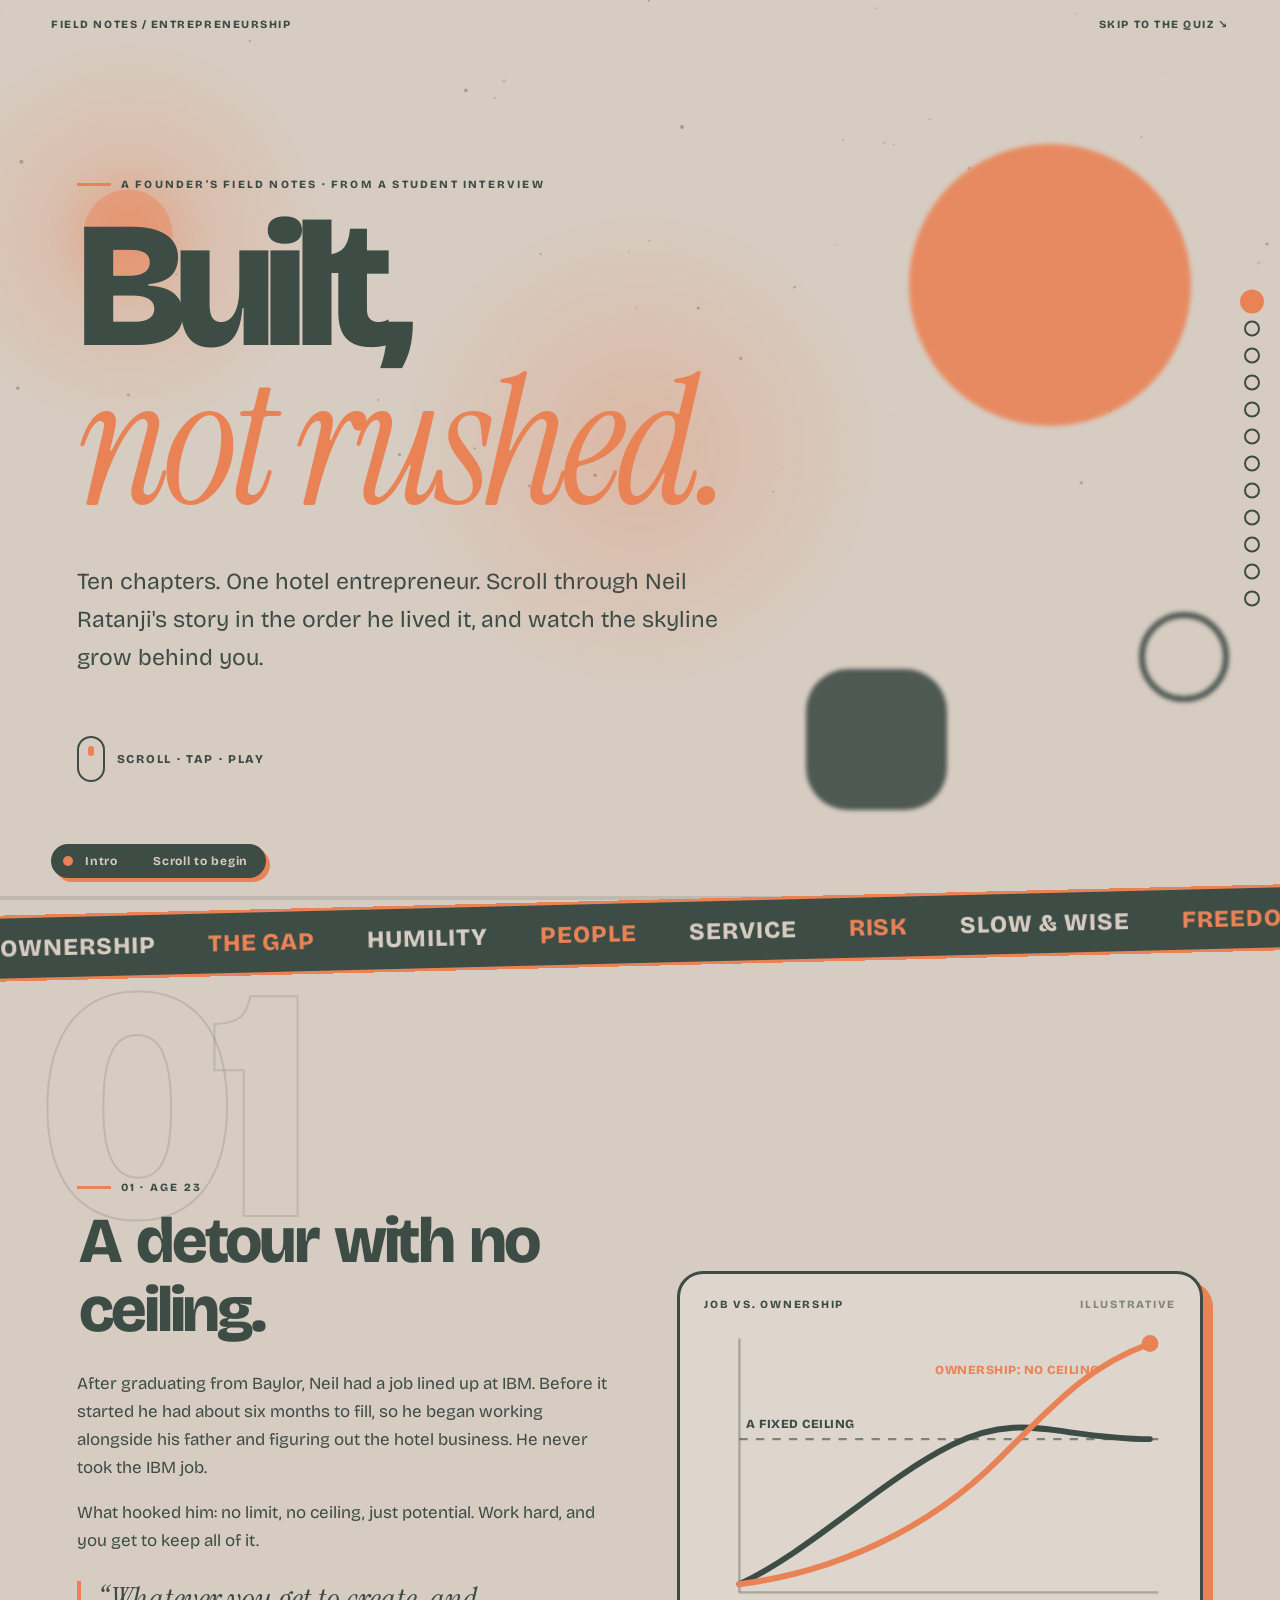
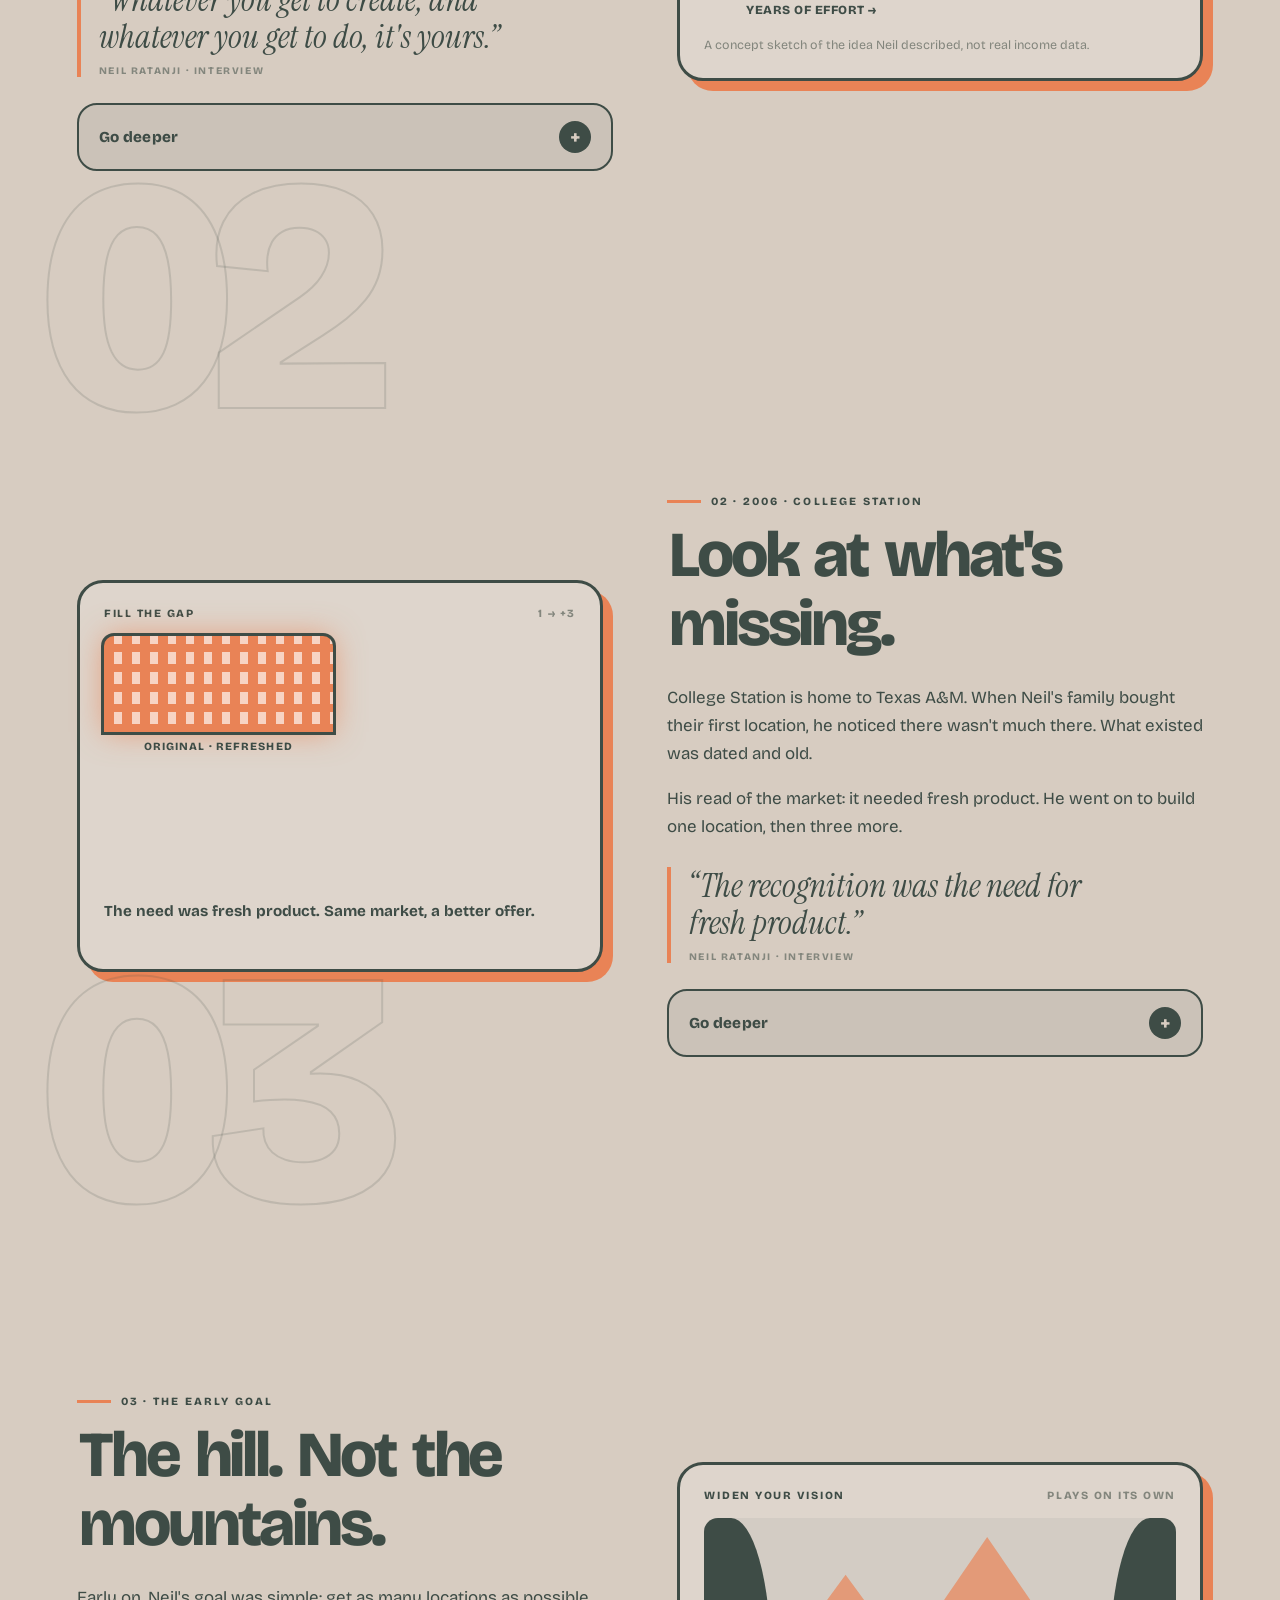
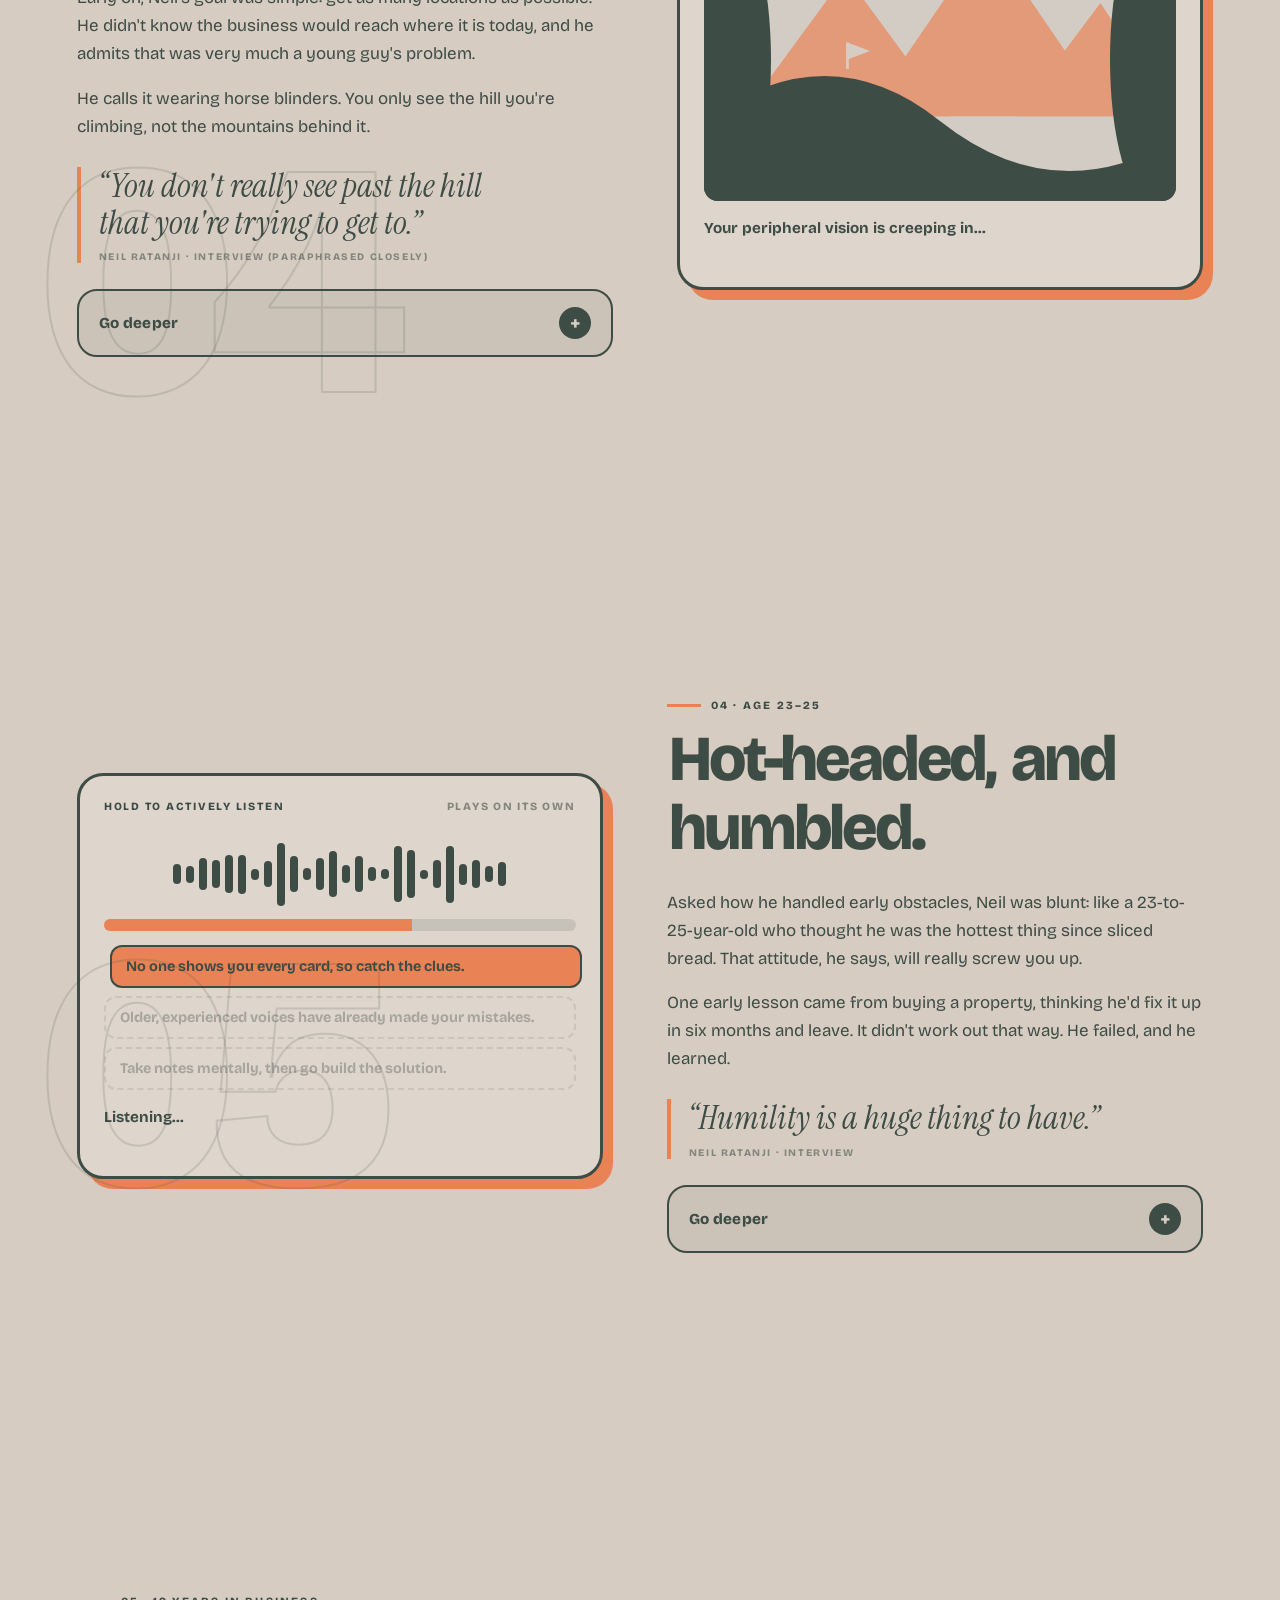
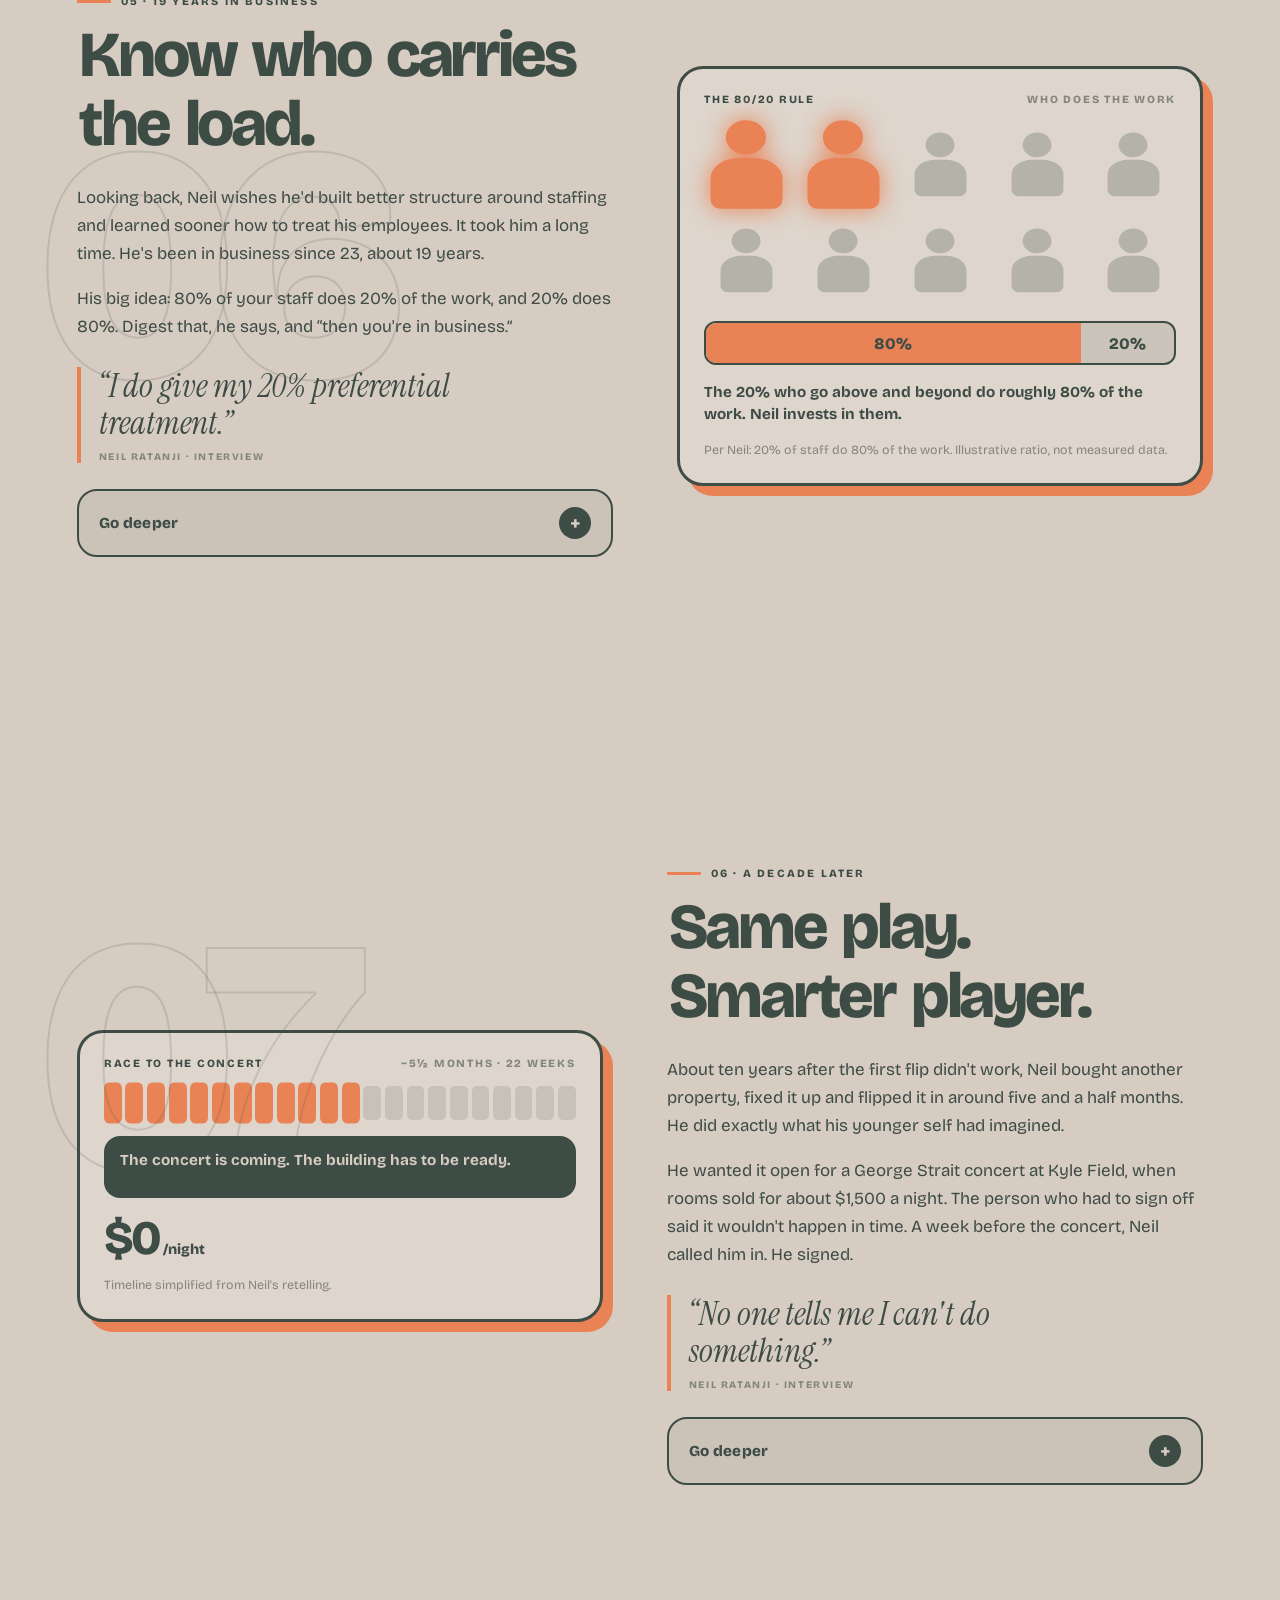
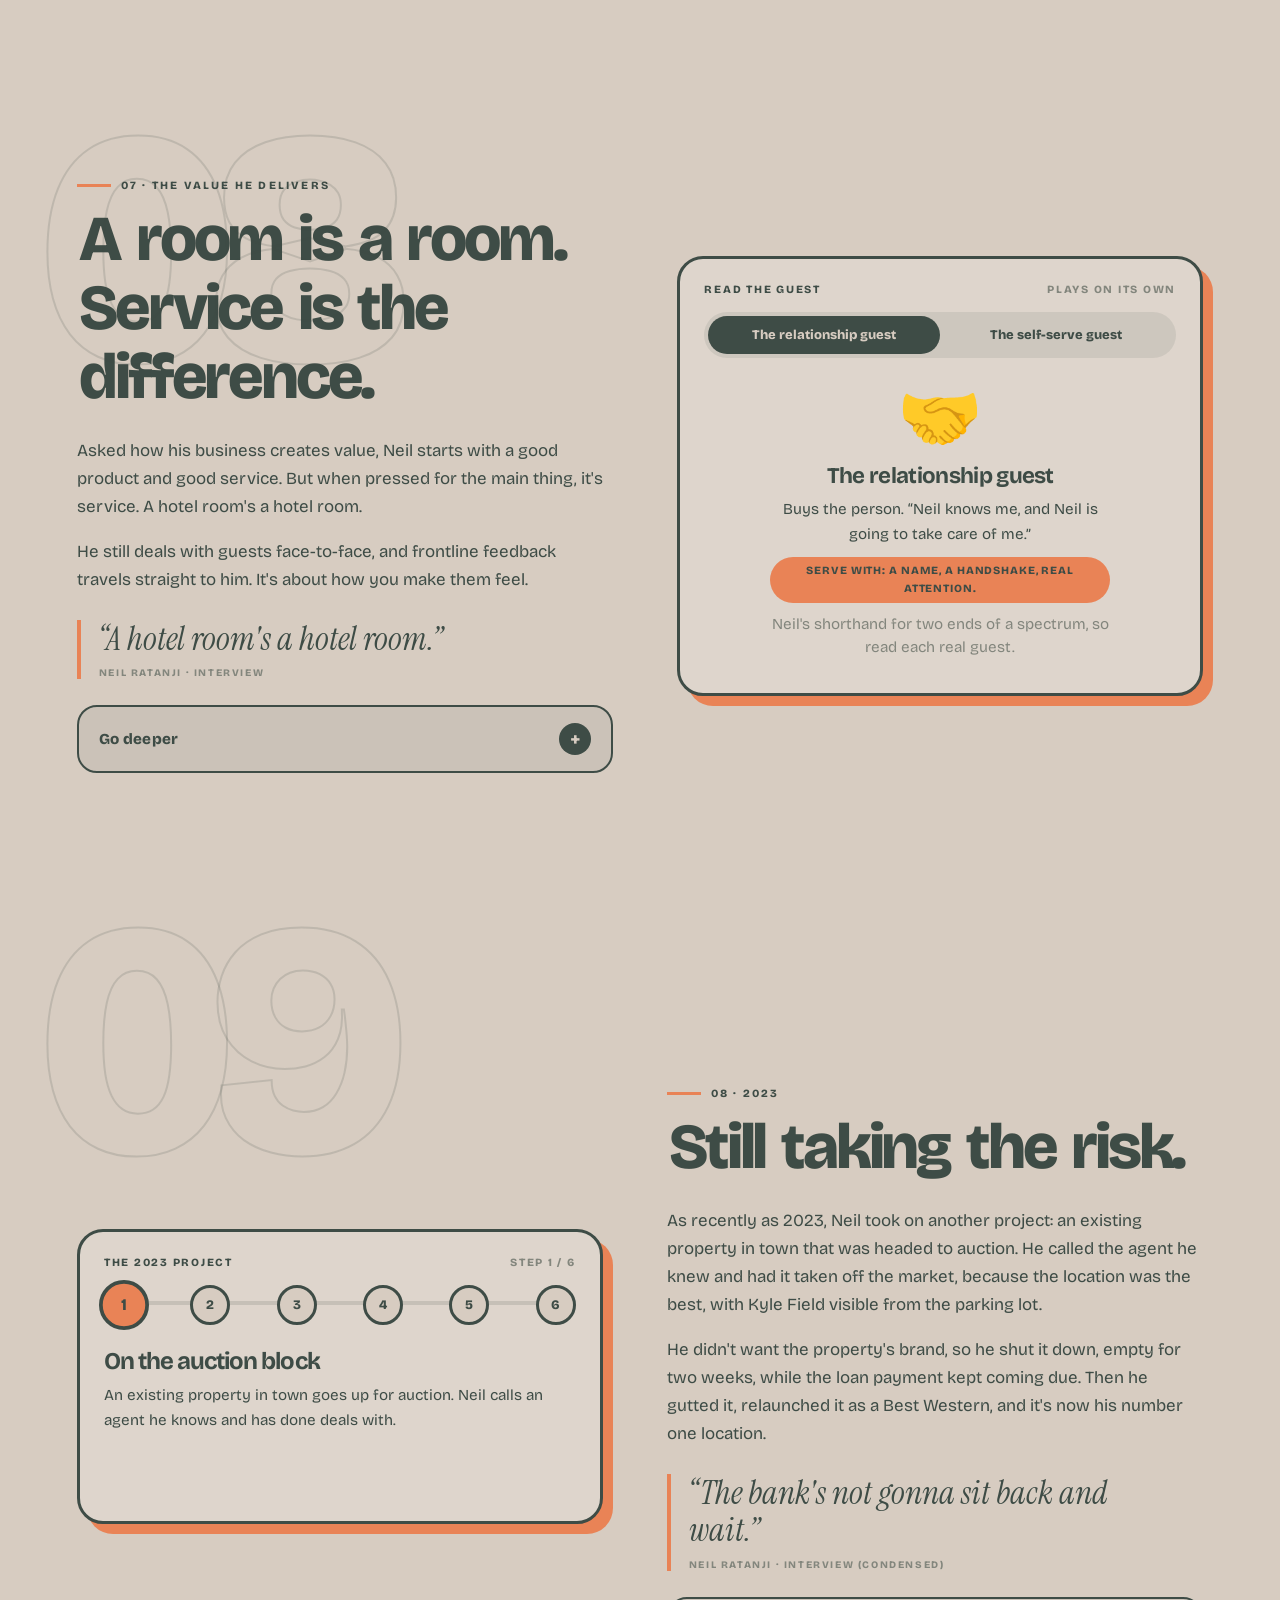
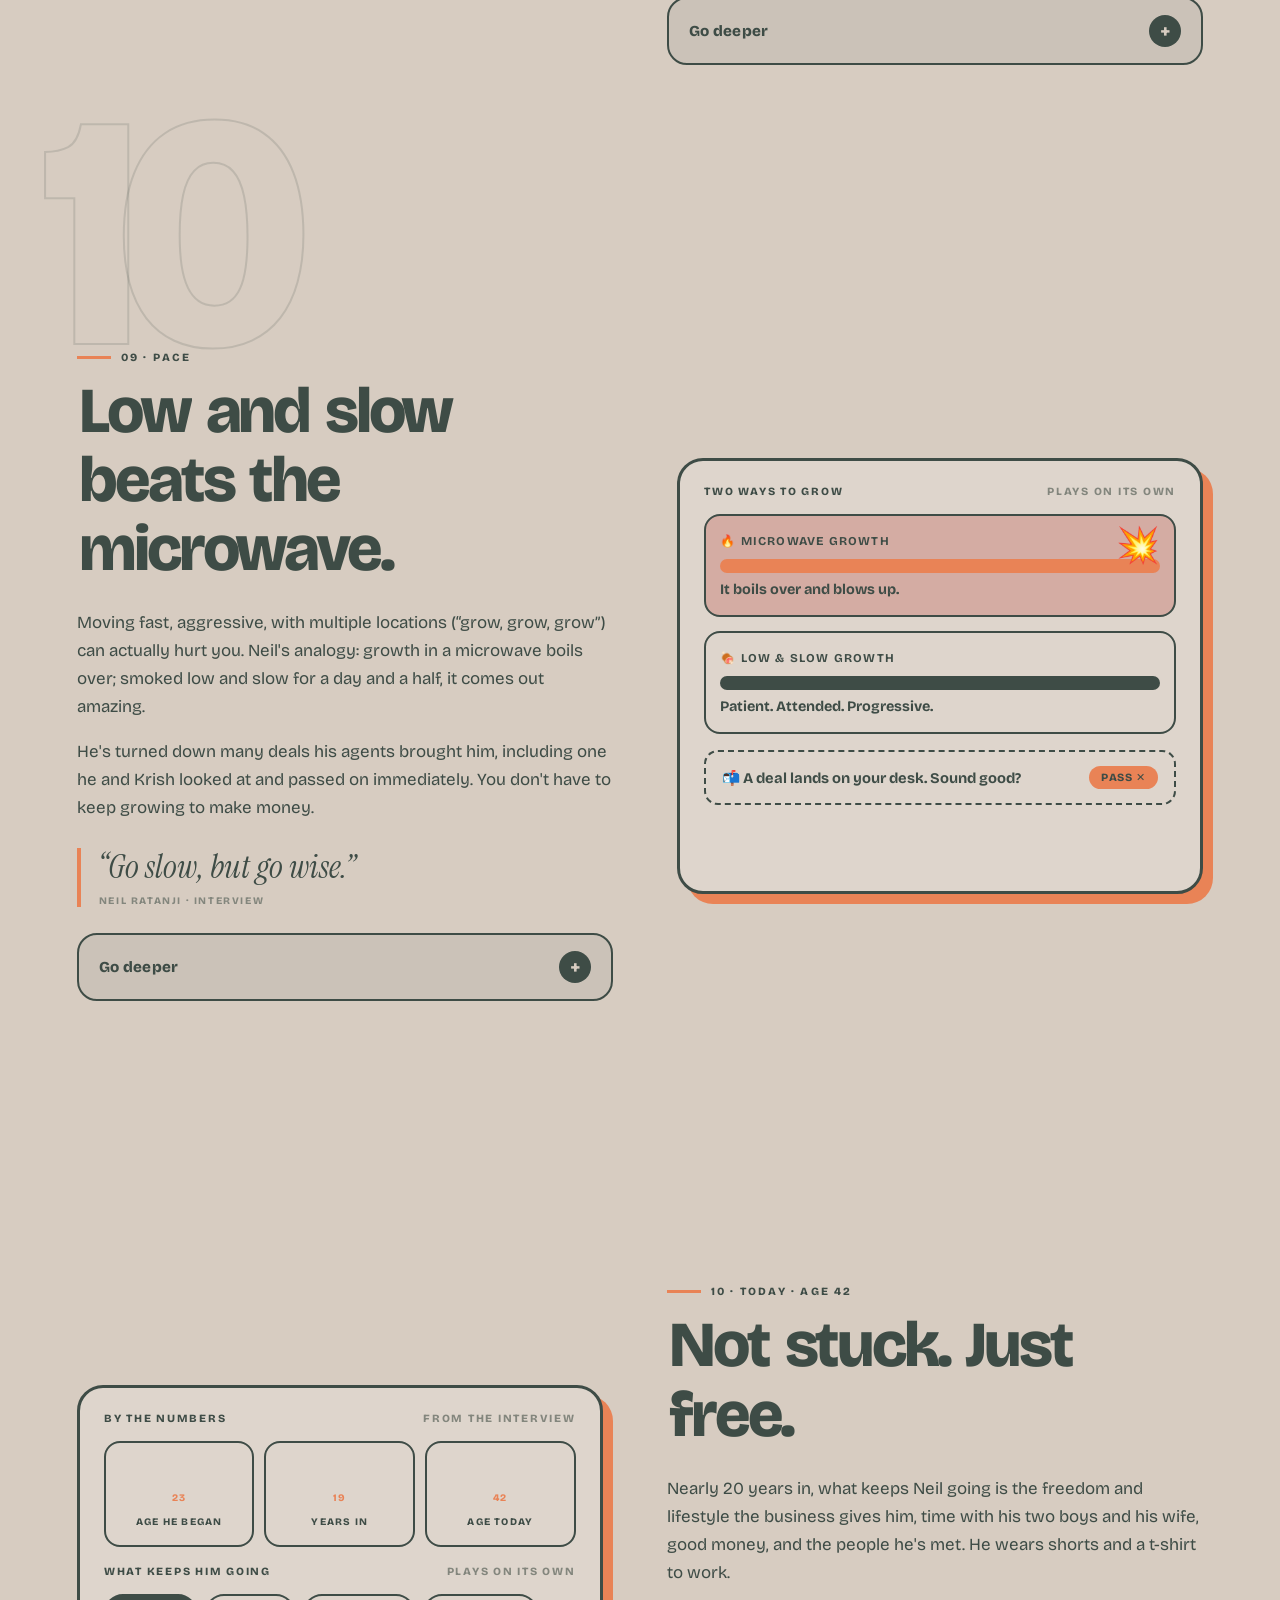
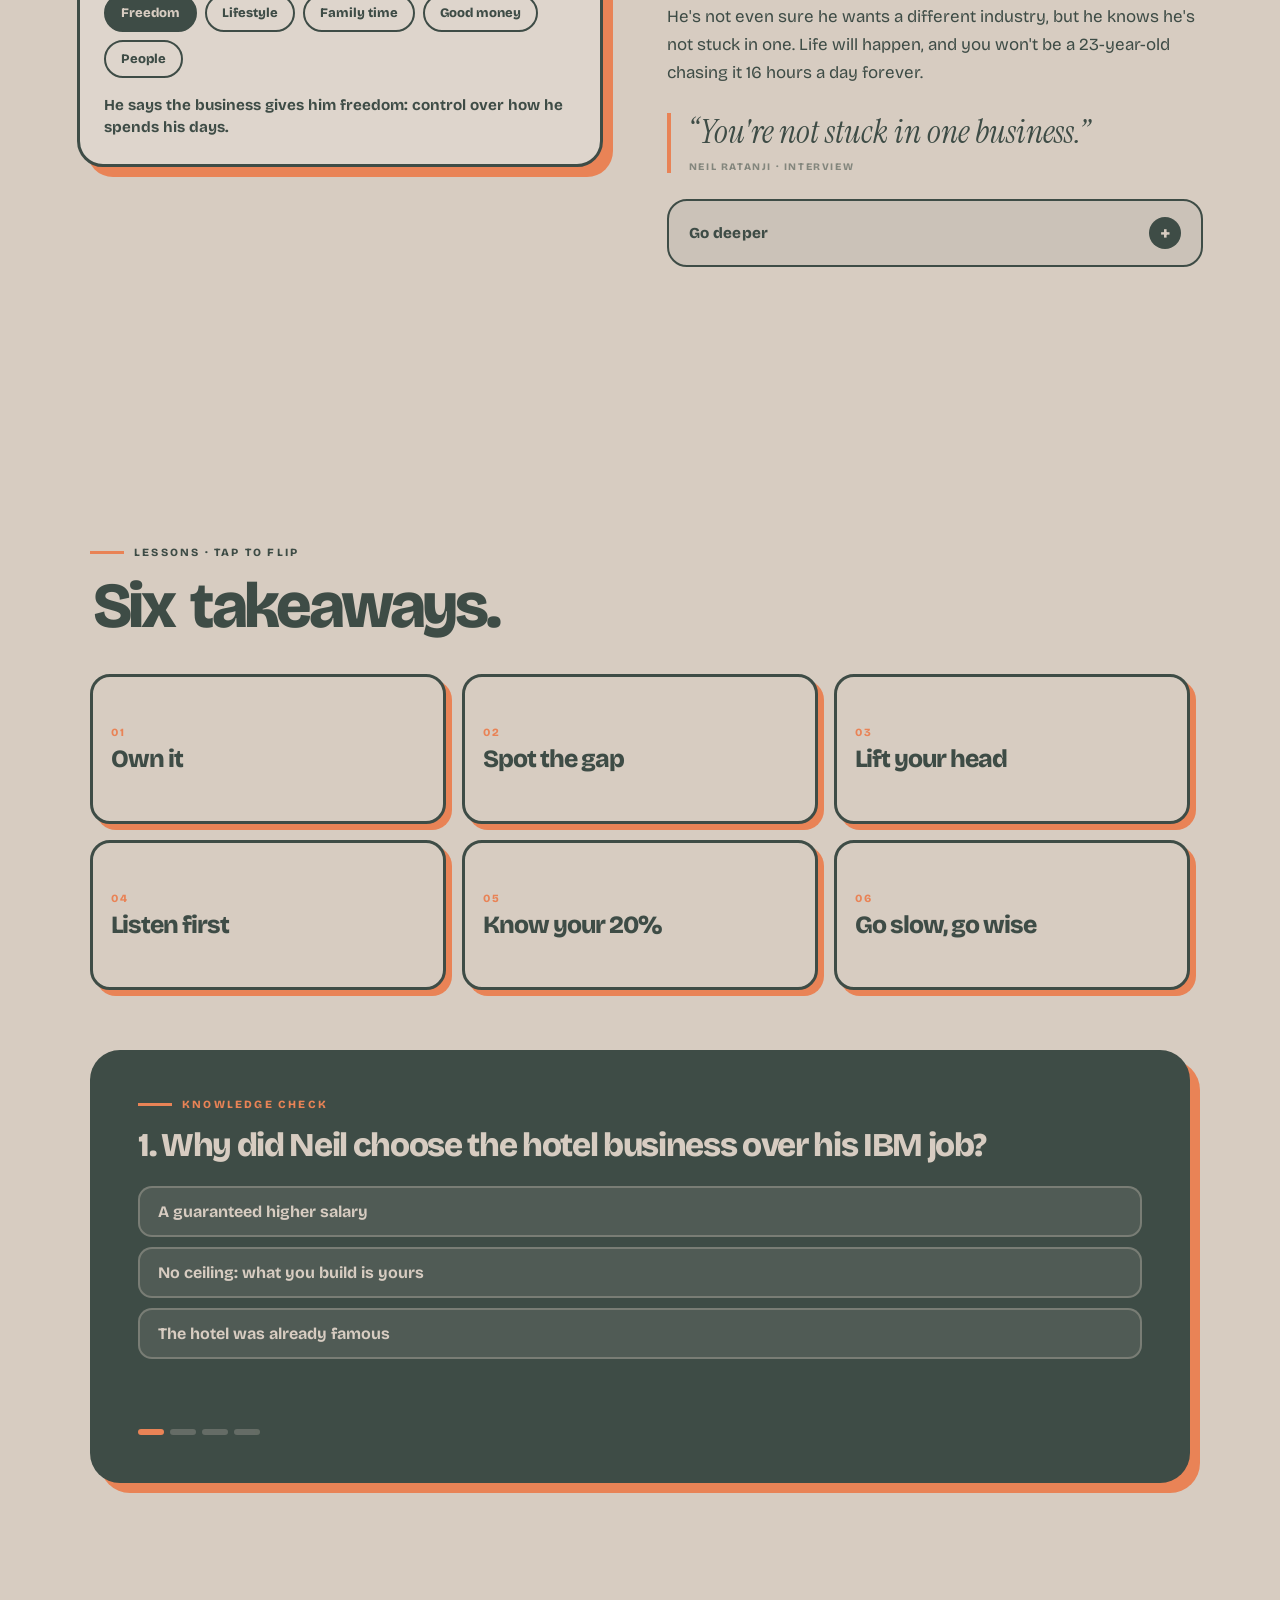
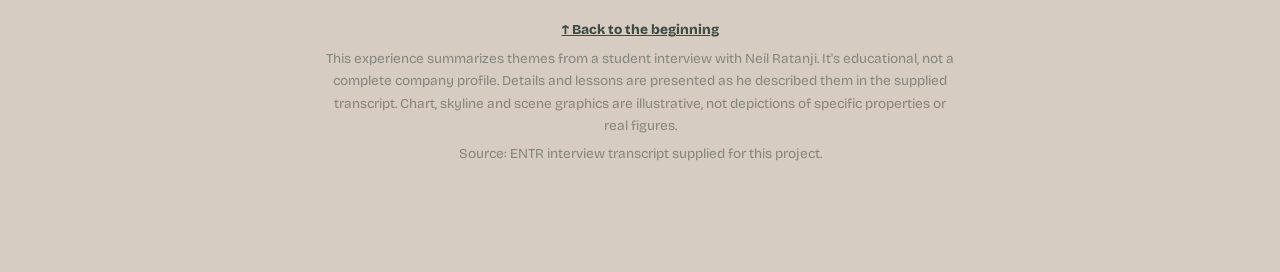
<file: index3.html>
<!doctype html>
<html lang="en">
<head>
<meta charset="utf-8">
<meta name="viewport" content="width=device-width, initial-scale=1">
<title>Neil Ratanji — Built, Not Rushed</title>
<meta name="description" content="An interactive, animated, scroll-driven story of entrepreneur Neil Ratanji, told chronologically from a student interview.">
<link rel="preconnect" href="https://fonts.googleapis.com">
<link rel="preconnect" href="https://fonts.gstatic.com" crossorigin>
<link href="https://fonts.googleapis.com/css2?family=Bricolage+Grotesque:opsz,wght@12..96,400;12..96,700;12..96,800&family=Instrument+Serif:ital@0;1&display=swap" rel="stylesheet">
<style>
:root{
  --bg:#f6f2e9; --ink:#172a24; --accent:#ef7952;
  --card:color-mix(in srgb,var(--ink) 7%,transparent);
  --soft:color-mix(in srgb,var(--ink) 55%,var(--bg));
  --disp:'Bricolage Grotesque',system-ui,-apple-system,'Segoe UI',sans-serif;
  --serif:'Instrument Serif',Georgia,'Times New Roman',serif;
  --ease:cubic-bezier(.2,.9,.2,1);
}
*{box-sizing:border-box}
html{scroll-behavior:smooth}
body{margin:0;background:var(--bg);color:var(--ink);font-family:var(--disp);overflow-x:hidden;-webkit-font-smoothing:antialiased}
h1,h2,h3,h4,p,ul{margin-top:0}
p{line-height:1.65}
button{font-family:inherit}
:focus-visible{outline:3px solid var(--accent);outline-offset:3px}

/* fixed layers */
#sky{position:fixed;inset:0;width:100%;height:100%;z-index:0;pointer-events:none}
.glow{position:fixed;left:0;top:0;width:520px;height:520px;margin:-260px 0 0 -260px;border-radius:50%;z-index:1;pointer-events:none;
  background:radial-gradient(circle,color-mix(in srgb,var(--accent) 28%,transparent),transparent 65%);mix-blend-mode:normal;will-change:transform}
.progress{position:fixed;top:0;left:0;height:5px;width:0;background:var(--accent);z-index:50}
.topbar{position:fixed;top:0;left:0;right:0;z-index:40;display:flex;justify-content:space-between;align-items:center;padding:18px 4vw;font-size:11px;letter-spacing:.14em;text-transform:uppercase;font-weight:800}
.topbar a{text-decoration:none;color:var(--ink)}
.hud{position:fixed;left:4vw;bottom:22px;z-index:40;display:flex;align-items:center;gap:12px;background:var(--ink);color:var(--bg);padding:10px 18px 10px 12px;border-radius:99px;font-size:12px;font-weight:700;letter-spacing:.06em;box-shadow:4px 4px 0 var(--accent)}
.hud i{width:10px;height:10px;border-radius:50%;background:var(--accent);animation:blink 1.4s infinite}
.hud b{display:inline-block;min-width:7ch}
.hud.flip b{animation:hudflip .5s var(--ease)}
@keyframes hudflip{from{transform:translateY(100%);opacity:0}to{transform:none;opacity:1}}
@keyframes blink{50%{opacity:.25}}
.rail{position:fixed;right:20px;top:50%;transform:translateY(-50%);z-index:40;display:flex;flex-direction:column;gap:11px}
.rail button{all:unset;cursor:pointer;width:12px;height:12px;border-radius:50%;border:2px solid var(--ink);position:relative;transition:transform .3s,background .3s}
.rail button.on{background:var(--accent);transform:scale(1.5);border-color:var(--accent)}
.rail button span{position:absolute;right:24px;top:50%;transform:translateY(-50%) translateX(8px);white-space:nowrap;font-size:11px;font-weight:800;letter-spacing:.08em;text-transform:uppercase;background:var(--ink);color:var(--bg);padding:5px 10px;border-radius:99px;opacity:0;pointer-events:none;transition:.25s}
.rail button:hover span,.rail button:focus-visible span{opacity:1;transform:translateY(-50%)}
main{position:relative;z-index:2}

/* hero */
.hero{min-height:100svh;display:flex;flex-direction:column;justify-content:center;padding:120px 6vw 60px;position:relative;overflow:hidden}
.hero .kicker{margin-bottom:22px}
.hero h1{font:800 clamp(3.6rem,14vw,13rem)/.82 var(--disp);letter-spacing:-.06em;margin-bottom:34px}
.hero h1 .line{display:block;overflow:hidden;padding-bottom:.06em}
.hero h1 .l{display:inline-block;transform:translateY(110%) rotate(10deg);animation:letterIn .9s var(--ease) forwards;animation-delay:calc(var(--i)*45ms + .25s)}
.hero h1 .line:nth-child(2) .l{color:var(--accent);font-family:var(--serif);font-style:italic;font-weight:400;letter-spacing:-.04em}
@keyframes letterIn{to{transform:none}}
.hero .lede{font-size:clamp(1.05rem,1.8vw,1.45rem);max-width:46ch;opacity:0;animation:fadeUp 1s 1.4s var(--ease) forwards}
.hero .cue{margin-top:36px;display:inline-flex;align-items:center;gap:12px;font-weight:800;font-size:12px;letter-spacing:.14em;text-transform:uppercase;opacity:0;animation:fadeUp 1s 1.8s var(--ease) forwards}
.hero .cue i{width:28px;height:46px;border:2px solid var(--ink);border-radius:20px;position:relative}
.hero .cue i::after{content:"";position:absolute;left:50%;top:8px;width:6px;height:10px;margin-left:-3px;background:var(--accent);border-radius:4px;animation:wheel 1.6s infinite}
@keyframes wheel{0%{transform:translateY(0);opacity:1}100%{transform:translateY(18px);opacity:0}}
@keyframes fadeUp{from{opacity:0;transform:translateY(24px)}to{opacity:1;transform:none}}
.blob{position:absolute;border-radius:50%;filter:blur(2px);opacity:.9;animation:float 9s ease-in-out infinite;will-change:transform}
.blob.a{width:22vw;height:22vw;right:7vw;top:16vh;background:var(--accent);animation-delay:-2s}
.blob.b{width:11vw;height:11vw;right:26vw;bottom:10vh;background:var(--ink);border-radius:30%}
.blob.c{width:7vw;height:7vw;right:4vw;bottom:22vh;border:6px solid var(--ink);background:transparent;animation-duration:6s}
@keyframes float{50%{transform:translateY(-34px) rotate(14deg)}}
.marquee{position:relative;z-index:2;overflow:hidden;background:var(--ink);color:var(--bg);padding:16px 0;transform:rotate(-1.4deg);margin:0 -2vw 60px;border-block:3px solid var(--accent)}
.marquee div{display:flex;width:max-content;animation:marq 26s linear infinite;font:800 1.5rem var(--disp);letter-spacing:.04em;text-transform:uppercase;white-space:nowrap}
.marquee span{padding:0 26px}.marquee span:nth-child(even){color:var(--accent)}
@keyframes marq{to{transform:translateX(-50%)}}

/* chapters */
.kicker{font-size:11px;font-weight:800;letter-spacing:.2em;text-transform:uppercase;margin-bottom:16px;display:flex;align-items:center;gap:10px}
.kicker::before{content:"";width:34px;height:3px;background:var(--accent);display:block}
.chap{min-height:100svh;padding:110px 6vw;position:relative;display:flex;align-items:center}
.chap .num{position:absolute;top:70px;left:3vw;font:800 clamp(9rem,26vw,24rem)/.8 var(--disp);letter-spacing:-.08em;color:transparent;-webkit-text-stroke:2px color-mix(in srgb,var(--ink) 16%,transparent);pointer-events:none;user-select:none;transition:transform .2s linear}
.wrap{position:relative;display:grid;grid-template-columns:1.02fr 1fr;gap:clamp(28px,5vw,80px);align-items:center;width:100%;max-width:1280px;margin:0 auto}
.chap.flip .wrap{grid-template-columns:1fr 1.02fr}
.chap.flip .text{order:2}
h2{font:800 clamp(2.3rem,5vw,4.9rem)/.96 var(--disp);letter-spacing:-.05em;margin-bottom:22px}
h2 em{font:italic 400 1.08em var(--serif);color:var(--accent);letter-spacing:-.03em}
.text p{font-size:1.06rem;max-width:52ch}
.quote{font:italic 400 clamp(1.5rem,2.6vw,2.3rem)/1.12 var(--serif);border-left:4px solid var(--accent);padding-left:18px;margin:26px 0 0;max-width:30ch}
.quote small{display:block;margin-top:10px;font:800 10px var(--disp);font-style:normal;letter-spacing:.16em;text-transform:uppercase;color:var(--soft)}
[data-split] .w{display:inline-block;overflow:hidden;vertical-align:top;padding:0 .04em .12em}
[data-split] .w>span{display:inline-block;transform:translateY(108%) rotate(4deg);transition:transform .85s var(--ease);transition-delay:calc(var(--i)*70ms)}
[data-split].in .w>span{transform:none}
.rv{opacity:0;transform:translateY(34px);transition:opacity .9s var(--ease),transform .9s var(--ease);transition-delay:var(--d,0s)}
.rv.in{opacity:1;transform:none}

/* viz card */
.viz{background:color-mix(in srgb,var(--bg) 82%,#fff);border:3px solid var(--ink);border-radius:26px;padding:24px;box-shadow:10px 10px 0 var(--accent);transition:transform .25s ease-out;transform-style:preserve-3d;position:relative}
.viz h4{font-size:11px;letter-spacing:.16em;text-transform:uppercase;font-weight:800;margin-bottom:16px;display:flex;justify-content:space-between;gap:10px}
.viz h4 span{color:var(--soft)}
.btn{appearance:none;border:0;cursor:pointer;background:var(--ink);color:var(--bg);font-weight:800;font-size:13px;letter-spacing:.04em;padding:13px 22px;border-radius:99px;transition:transform .2s,background .2s,box-shadow .2s;box-shadow:3px 3px 0 var(--accent)}
.btn:hover{transform:translate(-2px,-2px);box-shadow:5px 5px 0 var(--accent)}
.btn:active{transform:translate(2px,2px);box-shadow:0 0 0 var(--accent)}
.btn[disabled]{opacity:.5;cursor:default}
.btn.ghost{background:transparent;color:var(--ink);border:2px solid var(--ink);box-shadow:none}
.status{min-height:3em;font-size:.95rem;font-weight:700;margin:16px 0 0;line-height:1.45}
.fine{font-size:.78rem;color:var(--soft);margin:14px 0 0;line-height:1.5}
.row{display:flex;gap:10px;flex-wrap:wrap;align-items:center}

/* dropdown */
.deep{margin-top:26px;border:2px solid var(--ink);border-radius:20px;background:var(--card);overflow:hidden;max-width:560px}
.deep-btn{all:unset;box-sizing:border-box;width:100%;display:flex;justify-content:space-between;align-items:center;padding:16px 20px;cursor:pointer;font-weight:800;font-size:.95rem;letter-spacing:.02em}
.deep-btn:focus-visible{outline:3px solid var(--accent);outline-offset:-3px}
.deep-btn .pm{width:32px;height:32px;border-radius:50%;background:var(--ink);color:var(--bg);display:grid;place-items:center;font-size:20px;line-height:1;transition:transform .5s var(--ease),background .3s}
.deep-btn:hover .pm{background:var(--accent)}
.deep.open .pm{transform:rotate(135deg)}
.deep-panel{display:grid;grid-template-rows:0fr;visibility:hidden;transition:grid-template-rows .65s var(--ease),visibility 0s .65s}
.deep.open .deep-panel{grid-template-rows:1fr;visibility:visible;transition:grid-template-rows .65s var(--ease),visibility 0s}
.deep-inner{overflow:hidden;min-height:0}
.deep-body{padding:2px 20px 22px}
.concept{display:inline-block;background:var(--accent);color:var(--ink);font-size:11px;font-weight:800;letter-spacing:.1em;text-transform:uppercase;padding:6px 12px;border-radius:99px;margin-bottom:14px}
.pts{padding:0;list-style:none;margin-bottom:14px}
.pts li{position:relative;padding:10px 0 10px 28px;border-top:1px solid color-mix(in srgb,var(--ink) 18%,transparent);font-size:.95rem;line-height:1.5}
.pts li::before{content:"→";position:absolute;left:0;color:var(--accent);font-weight:800}
.deep.open .pts li,.deep.open .reflect,.deep.open .concept{animation:pop .6s var(--ease) both;animation-delay:calc(var(--i,0)*90ms + .25s)}
@keyframes pop{from{opacity:0;transform:translateY(14px)}to{opacity:1;transform:none}}
.reflect{background:var(--ink);color:var(--bg);border-radius:14px;padding:14px 16px;font-size:.92rem;line-height:1.5}
.reflect b{color:var(--accent);display:block;font-size:10px;letter-spacing:.16em;text-transform:uppercase;margin-bottom:4px}

/* c1 chart */
.chart{width:100%;height:auto;display:block;color:var(--ink)}
.chart text{fill:currentColor;font:800 10.5px var(--disp);letter-spacing:.04em}
.draw{fill:none;stroke-width:5;stroke-linecap:round;stroke-dasharray:1;stroke-dashoffset:1}
.go .draw{stroke-dashoffset:0;transition:stroke-dashoffset 2.2s ease-in-out}
.go .draw.p2{transition-delay:.7s;transition-duration:2.6s}
.chart .dot,.chart .lab{opacity:0}
.go .dot,.go .lab{opacity:1;transition:opacity .5s 3.1s}
.chart .pulse{transform-origin:378px 14px;animation:pulse 1.4s infinite}
@keyframes pulse{0%{transform:scale(1);opacity:1}100%{transform:scale(2.8);opacity:0}}

/* c2 hotels */
.hotels{display:grid;grid-template-columns:repeat(2,1fr);gap:14px}
.hotel{opacity:0;transform:scale(.5) translateY(20px);transition:all .7s var(--ease);text-align:center;font-size:11px;font-weight:800;letter-spacing:.1em;text-transform:uppercase}
.hotel.show{opacity:1;transform:none}
.hotel .bld{--c:#8d8577;height:96px;border-radius:10px 10px 0 0;margin-bottom:8px;background-color:var(--c);
  background-image:repeating-linear-gradient(0deg,var(--c) 0 8px,transparent 8px 20px),repeating-linear-gradient(90deg,transparent 0 10px,rgba(255,255,255,.65) 10px 18px);
  transition:background-color .8s,filter .8s,box-shadow .8s;filter:grayscale(.9) sepia(.3)}
.hotel.fresh .bld{--c:var(--accent);filter:none;box-shadow:0 0 0 3px var(--ink),0 0 30px color-mix(in srgb,var(--accent) 70%,transparent)}
.hotel.fresh.show{animation:bounce .8s var(--ease)}
@keyframes bounce{0%{transform:scale(.8)}60%{transform:scale(1.08)}100%{transform:none}}

/* c3 scene */
.scene{position:relative;aspect-ratio:5/3;border-radius:14px;overflow:hidden;background:color-mix(in srgb,var(--ink) 6%,transparent)}
.scene svg{position:absolute;inset:0;width:100%;height:100%}
.mtn{opacity:var(--m,.1);transition:opacity .2s}
.blinder{position:absolute;top:0;bottom:0;width:var(--bw,40%);background:var(--ink);transition:width .2s}
.blinder.l{left:0;border-radius:0 60% 60% 0/0 50% 50% 0}
.blinder.r{right:0;border-radius:60% 0 0 60%/50% 0 0 50%}
input[type=range]{width:100%;margin:16px 0 0;accent-color:var(--accent);height:28px}

/* c4 listen */
.wave{display:flex;align-items:center;gap:5px;height:90px;justify-content:center}
.wave i{display:block;width:8px;height:8px;border-radius:5px;background:var(--ink)}
.hold{width:100%;margin:14px 0;padding:18px;font-size:15px;user-select:none;touch-action:none}
.meter{height:12px;border-radius:99px;background:color-mix(in srgb,var(--ink) 14%,transparent);overflow:hidden}
.meter i{display:block;height:100%;width:0;background:var(--accent)}
.chips{list-style:none;padding:0;margin:14px 0 0;display:grid;gap:8px}
.chips li{padding:11px 14px;border-radius:12px;border:2px dashed color-mix(in srgb,var(--ink) 35%,transparent);font-size:.9rem;font-weight:700;opacity:.35;transition:all .5s var(--ease)}
.chips li.lit{opacity:1;border:2px solid var(--ink);background:var(--accent);color:var(--ink);transform:translateX(6px)}

/* c5 staff */
.staff{display:grid;grid-template-columns:repeat(5,1fr);gap:12px;margin-bottom:18px}
.person{aspect-ratio:1;position:relative;transition:all .6s var(--ease)}
.person::before{content:"";position:absolute;left:30%;top:6%;width:40%;height:34%;border-radius:50%;background:var(--ink)}
.person::after{content:"";position:absolute;left:14%;top:44%;width:72%;height:50%;border-radius:40% 40% 8px 8px;background:var(--ink)}
.person.star::before,.person.star::after{background:var(--accent)}
.work .person:not(.star){opacity:.25;transform:scale(.85)}
.work .person.star{transform:scale(1.18);filter:drop-shadow(0 0 10px var(--accent));animation:wob 1.2s ease-in-out infinite}
@keyframes wob{50%{transform:scale(1.18) rotate(-6deg)}}
.stack{display:flex;height:44px;border-radius:12px;overflow:hidden;border:2px solid var(--ink)}
.stack .a{background:var(--accent);width:20%;transition:width 1.1s var(--ease);display:grid;place-items:center;font-weight:800;overflow:hidden;white-space:nowrap}
.stack .b{flex:1;display:grid;place-items:center;font-weight:800;background:color-mix(in srgb,var(--ink) 12%,transparent);overflow:hidden;white-space:nowrap}
.work .stack .a{width:80%}

/* c6 weeks */
.weeks{display:grid;grid-template-columns:repeat(22,1fr);gap:4px;margin:6px 0 16px}
.weeks i{height:34px;border-radius:5px;background:color-mix(in srgb,var(--ink) 14%,transparent);transition:background .25s,transform .25s}
.weeks i.on{background:var(--accent);transform:scaleY(1.2)}
.bubble{min-height:62px;background:var(--ink);color:var(--bg);border-radius:16px;padding:14px 16px;font-weight:700;font-size:.95rem;line-height:1.4;position:relative;margin-bottom:16px}
.rate{font:800 3rem/1 var(--disp);letter-spacing:-.05em}.rate small{font-size:.9rem;letter-spacing:0}
.stamp{display:inline-block;border:4px solid var(--accent);color:var(--accent);font-weight:800;letter-spacing:.16em;padding:6px 14px;border-radius:8px;transform:rotate(-8deg) scale(2.2);opacity:0;margin-left:12px}
.stamp.on{animation:stampIn .5s var(--ease) forwards}
@keyframes stampIn{to{opacity:1;transform:rotate(-8deg) scale(1)}}

/* c7 guests */
.seg{display:flex;background:color-mix(in srgb,var(--ink) 10%,transparent);border-radius:99px;padding:4px;margin-bottom:18px}
.seg button{all:unset;cursor:pointer;flex:1;text-align:center;padding:11px 8px;border-radius:99px;font-weight:800;font-size:13px;transition:all .3s}
.seg button[aria-pressed=true]{background:var(--ink);color:var(--bg)}
.seg button:focus-visible{outline:3px solid var(--accent)}
.guest{text-align:center;min-height:250px}
.guest .ico{font-size:4.2rem;display:inline-block;animation:float 4s ease-in-out infinite}
.guest h5{font-size:1.4rem;margin:6px 0 8px;letter-spacing:-.03em}
.guest p{margin:0 auto 10px;font-size:.95rem;max-width:34ch}
.guest.swap>*{animation:pop .5s var(--ease) both}
.tag{display:inline-block;background:var(--accent);color:var(--ink);padding:5px 12px;border-radius:99px;font-size:11px;font-weight:800;letter-spacing:.08em;text-transform:uppercase}

/* c8 steps */
.steps{display:flex;justify-content:space-between;position:relative;margin:4px 0 22px}
.steps::before{content:"";position:absolute;left:16px;right:16px;top:16px;height:4px;background:color-mix(in srgb,var(--ink) 15%,transparent)}
.steps .fill{position:absolute;left:16px;top:16px;height:4px;background:var(--accent);width:0;transition:width .8s var(--ease)}
.steps button{all:unset;cursor:pointer;position:relative;z-index:1;width:34px;height:34px;border-radius:50%;background:var(--bg);border:3px solid var(--ink);display:grid;place-items:center;font-weight:800;font-size:13px;transition:all .4s var(--ease)}
.steps button.on{background:var(--accent);transform:scale(1.25)}
.steps button.done{background:var(--ink);color:var(--bg)}
.steps button:focus-visible{outline:3px solid var(--accent);outline-offset:3px}
.stepcard{min-height:150px}
.stepcard h5{font-size:1.5rem;letter-spacing:-.04em;margin:0 0 8px}
.stepcard p{font-size:.95rem;margin:0}
.stepcard.swap>*{animation:pop .5s var(--ease) both}
.bank{margin-top:14px;display:none;align-items:center;gap:10px;background:#b8362a;color:#fff;border-radius:12px;padding:11px 14px;font-weight:800;font-size:.85rem}
.bank.show{display:flex;animation:shake .6s}
.bank i{width:12px;height:12px;border-radius:50%;background:#fff;animation:blink .8s infinite}
@keyframes shake{20%{transform:translateX(-6px)}40%{transform:translateX(6px)}60%{transform:translateX(-4px)}80%{transform:translateX(4px)}}

/* c9 cook */
.lanes{display:grid;gap:14px}
.lane{border:2px solid var(--ink);border-radius:16px;padding:14px;position:relative;overflow:hidden}
.lane b{font-size:12px;letter-spacing:.1em;text-transform:uppercase}
.lane .bar{height:14px;border-radius:99px;background:color-mix(in srgb,var(--ink) 14%,transparent);margin:10px 0 8px;overflow:hidden}
.lane .bar i{display:block;height:100%;width:0;background:var(--accent)}
.lane#mw.run .bar i{width:100%;transition:width 1s linear}
.lane#sm.run .bar i{width:100%;transition:width 7s linear;background:var(--ink)}
.lane .msg{font-size:.9rem;font-weight:700;min-height:1.4em}
.lane .big{position:absolute;right:14px;top:8px;font-size:2.2rem}
.lane#mw.boom{animation:shake .6s;background:color-mix(in srgb,#b8362a 25%,transparent)}
.lane#mw.boom .big{animation:boom .6s var(--ease)}
@keyframes boom{from{transform:scale(.3) rotate(-30deg)}to{transform:none}}
.smoke{position:absolute;right:30px;bottom:50px;pointer-events:none}
.smoke i{position:absolute;width:14px;height:14px;border-radius:50%;background:color-mix(in srgb,var(--ink) 40%,transparent);opacity:0}
.lane#sm.run .smoke i{animation:puff 2.4s infinite}
.smoke i:nth-child(2){animation-delay:.8s!important;left:14px}.smoke i:nth-child(3){animation-delay:1.6s!important;left:-12px}
@keyframes puff{0%{transform:translateY(0) scale(.4);opacity:.7}100%{transform:translateY(-50px) scale(2.2);opacity:0}}
.deal{margin-top:16px;border:2px dashed var(--ink);border-radius:14px;padding:14px 16px;font-weight:700;font-size:.92rem;display:flex;justify-content:space-between;align-items:center;gap:10px;transition:transform .9s var(--ease),opacity .9s}
.deal.gone{transform:translateX(130%) rotate(18deg);opacity:0}

/* c10 */
.nums{display:grid;grid-template-columns:repeat(3,1fr);gap:10px;margin-bottom:18px;text-align:center}
.nums div{border:2px solid var(--ink);border-radius:16px;padding:16px 6px}
.nums b{display:block;font:800 clamp(2rem,4.2vw,3.2rem)/1 var(--disp);letter-spacing:-.05em;color:var(--accent)}
.nums span{font-size:10px;font-weight:800;letter-spacing:.12em;text-transform:uppercase}
.mot{display:flex;flex-wrap:wrap;gap:8px}
.mot button{all:unset;cursor:pointer;border:2px solid var(--ink);border-radius:99px;padding:9px 15px;font-weight:800;font-size:13px;transition:all .25s var(--ease)}
.mot button:hover{transform:translateY(-3px) rotate(-2deg);background:var(--accent)}
.mot button.on{background:var(--ink);color:var(--bg)}
.mot button:focus-visible{outline:3px solid var(--accent)}

/* finale */
.finale{position:relative;z-index:2;padding:120px 6vw 80px}
.finale .inner{max-width:1100px;margin:0 auto}
.flips{display:grid;grid-template-columns:repeat(3,1fr);gap:16px;margin:30px 0 60px}
.flipc{all:unset;cursor:pointer;height:150px;perspective:900px;display:block}
.flipc:focus-visible{outline:3px solid var(--accent);outline-offset:4px;border-radius:20px}
.fi{position:relative;width:100%;height:100%;transition:transform .7s var(--ease);transform-style:preserve-3d}
.flipc.flipped .fi{transform:rotateY(180deg)}
.face{position:absolute;inset:0;backface-visibility:hidden;-webkit-backface-visibility:hidden;border:3px solid var(--ink);border-radius:20px;display:flex;flex-direction:column;justify-content:center;padding:18px;box-shadow:6px 6px 0 var(--accent);background:var(--bg)}
.face.back{transform:rotateY(180deg);background:var(--ink);color:var(--bg);font-weight:700;line-height:1.4;font-size:.95rem}
.face .n{font:800 11px var(--disp);letter-spacing:.16em;color:var(--accent)}
.face h3{font:800 1.55rem/1 var(--disp);letter-spacing:-.04em;margin:8px 0 0}
.quiz{background:var(--ink);color:var(--bg);border-radius:30px;padding:clamp(24px,4vw,48px);position:relative;overflow:hidden;box-shadow:10px 10px 0 var(--accent)}
.quiz .kicker{color:var(--accent)}
.quiz h3{font:800 clamp(1.4rem,2.6vw,2.2rem)/1.1 var(--disp);letter-spacing:-.04em;margin-bottom:22px}
.opts{display:grid;gap:10px}
.opts button{all:unset;cursor:pointer;background:color-mix(in srgb,var(--bg) 12%,transparent);border:2px solid color-mix(in srgb,var(--bg) 30%,transparent);padding:14px 18px;border-radius:14px;font-weight:700;transition:all .25s var(--ease)}
.opts button:hover:not([disabled]){transform:translateX(8px);border-color:var(--accent)}
.opts button:focus-visible{outline:3px solid var(--accent)}
.opts button.right{background:#2f9e6b;border-color:#2f9e6b;color:#fff}
.opts button.wrong{background:#b8362a;border-color:#b8362a;color:#fff;animation:shake .5s}
.qfb{min-height:3.2em;margin:16px 0 0;font-size:.95rem;color:var(--bg)}
.qmeta{display:flex;justify-content:space-between;align-items:center;margin-top:6px}
.qdots{display:flex;gap:6px}.qdots i{width:26px;height:6px;border-radius:4px;background:color-mix(in srgb,var(--bg) 25%,transparent)}.qdots i.on{background:var(--accent)}
.quiz .btn{background:var(--accent);color:var(--ink);box-shadow:3px 3px 0 var(--bg)}
.confetti{position:fixed;top:-20px;width:10px;height:16px;z-index:100;pointer-events:none;animation:fall 3s linear forwards}
@keyframes fall{to{transform:translateY(110vh) rotate(720deg)}}
footer{position:relative;z-index:2;padding:50px 6vw 100px;text-align:center}
footer p{margin:6px auto;font-size:.85rem;color:var(--soft);max-width:70ch}
footer a{color:var(--ink);font-weight:800}

@media(max-width:900px){
  .rail{display:none}
  .wrap,.chap.flip .wrap{grid-template-columns:1fr}
  .chap.flip .text{order:0}
  .chap{padding:100px 6vw 80px}
  .chap .num{font-size:9rem;top:50px}
  .flips{grid-template-columns:1fr 1fr}
  .hud{left:50%;transform:translateX(-50%);bottom:14px}
  .blob.a{width:44vw;height:44vw;top:12vh}
  .weeks{grid-template-columns:repeat(11,1fr)}
}
@media(max-width:560px){.flips{grid-template-columns:1fr}.nums{grid-template-columns:1fr 1fr 1fr}.topbar a:last-child{display:none}}
@media(prefers-reduced-motion:reduce){
  html{scroll-behavior:auto}
  *,*::before,*::after{animation-duration:.01ms!important;animation-iteration-count:1!important;transition-duration:.01ms!important;transition-delay:0s!important}
  .hero h1 .l{transform:none}
  .rv,[data-split] .w>span{opacity:1;transform:none}
  .glow{display:none}
}
.seg button,.steps button,.mot button{pointer-events:none}
.seg button:hover,.mot button:hover{transform:none}
</style>
</head>
<body>
<div class="progress" id="progress" aria-hidden="true"></div>
<canvas id="sky" aria-hidden="true"></canvas>
<div class="glow" id="glow" aria-hidden="true"></div>

<header class="topbar">
  <a href="#top">Field Notes / Entrepreneurship</a>
  <a href="#finale">Skip to the quiz ↘</a>
</header>
<nav class="rail" id="rail" aria-label="Story chapters"></nav>
<div class="hud" id="hud" aria-hidden="true"><i></i><b id="hudWhen">Intro</b><span id="hudLabel">Scroll to begin</span></div>

<main>
  <!-- HERO -->
  <section class="hero" id="top" data-theme="#f6f2e9,#172a24,#ef7952" data-when="Intro" data-label="Scroll to begin" data-rail="Start">
    <div class="blob a"></div><div class="blob b"></div><div class="blob c"></div>
    <div class="kicker">A founder's field notes · From a student interview</div>
    <h1 id="heroTitle" data-text="Built,|not rushed." aria-label="Built, not rushed.">Built, not rushed.</h1>
    <p class="lede">Ten chapters. One hotel entrepreneur. Scroll through Neil Ratanji's story in the order he lived it, and watch the skyline grow behind you.</p>
    <div class="cue"><i></i>Scroll · tap · play</div>
  </section>

  <div class="marquee" aria-hidden="true"><div>
    <span>Ownership</span><span>The gap</span><span>Humility</span><span>People</span><span>Service</span><span>Risk</span><span>Slow &amp; wise</span><span>Freedom</span>
    <span>Ownership</span><span>The gap</span><span>Humility</span><span>People</span><span>Service</span><span>Risk</span><span>Slow &amp; wise</span><span>Freedom</span>
  </div></div>

  <!-- 01 -->
  <section class="chap" id="c1" data-theme="#f6f2e9,#172a24,#ef7952" data-when="Age 23" data-label="The detour" data-rail="The detour">
    <div class="num" aria-hidden="true">01</div>
    <div class="wrap">
      <div class="text">
        <div class="kicker rv">01 · Age 23</div>
        <h2 data-split>A detour with no ceiling.</h2>
        <p class="rv">After graduating from Baylor, Neil had a job lined up at IBM. Before it started he had about six months to fill, so he began working alongside his father and figuring out the hotel business. He never took the IBM job.</p>
        <p class="rv" style="--d:.1s">What hooked him: no limit, no ceiling, just potential. Work hard, and you get to keep all of it.</p>
        <blockquote class="quote rv" style="--d:.2s">“Whatever you get to create, and whatever you get to do, it's yours.”<small>Neil Ratanji · Interview</small></blockquote>
        <div class="deep rv">
          <button class="deep-btn" type="button" aria-expanded="false"><span class="lbl">Go deeper</span><span class="pm">+</span></button>
          <div class="deep-panel"><div class="deep-inner"><div class="deep-body">
            <span class="concept" style="--i:0">Concept · Ownership &amp; upside</span>
            <ul class="pts">
              <li style="--i:1">Neil joked that he “was told to do this,” then laughed it off and gave the real answer: the thrill of unlimited potential.</li>
              <li style="--i:2">He's candid that at 23 he wasn't thinking the way he does now at 42. It “wasn't nothing glorious.”</li>
              <li style="--i:3">A salary can be stable, but it is capped by the role. Ownership trades that stability for upside, and the responsibility that comes with it.</li>
              <li style="--i:4">His line: no one can take what you create from you “unless you give it to somebody.”</li>
            </ul>
            <div class="reflect" style="--i:5"><b>Reflect</b>If there were truly no ceiling, what would you be willing to build, and what would you be willing to give up for it?</div>
          </div></div></div>
        </div>
      </div>
      <div class="viz rv" style="--d:.15s">
        <h4>Job vs. ownership <span>Illustrative</span></h4>
        <div id="ceil">
          <svg class="chart" viewBox="0 0 400 250" role="img" aria-label="Chart: a job's upside flattens at a ceiling while ownership keeps rising">
            <line x1="30" y1="225" x2="385" y2="225" stroke="currentColor" opacity=".35" stroke-width="2"/>
            <line x1="30" y1="225" x2="30" y2="10" stroke="currentColor" opacity=".35" stroke-width="2"/>
            <line x1="30" y1="95" x2="385" y2="95" stroke="currentColor" stroke-width="2" stroke-dasharray="7 7" opacity=".6"/>
            <text x="36" y="86">A FIXED CEILING</text>
            <text x="36" y="243">YEARS OF EFFORT →</text>
            <path class="draw p1" pathLength="1" d="M30 218 C90 190 150 130 210 100 S300 95 378 95" stroke="currentColor"/>
            <path class="draw p2" pathLength="1" d="M30 218 C110 208 190 172 250 112 S330 32 378 14" stroke="var(--accent)"/>
            <circle class="dot pulse" cx="378" cy="14" r="7" fill="var(--accent)"/>
            <circle class="dot" cx="378" cy="14" r="7" fill="var(--accent)"/>
            <text class="lab" x="196" y="40" fill="var(--accent)" style="fill:var(--accent)">OWNERSHIP: NO CEILING</text>
          </svg>
        </div>
                <p class="fine">A concept sketch of the idea Neil described, not real income data.</p>
      </div>
    </div>
  </section>

  <!-- 02 -->
  <section class="chap flip" id="c2" data-theme="#1d5a45,#f6f2e9,#f2c96d" data-when="2006" data-label="Spot the gap" data-rail="The gap">
    <div class="num" aria-hidden="true">02</div>
    <div class="wrap">
      <div class="text">
        <div class="kicker rv">02 · 2006 · College Station</div>
        <h2 data-split>Look at what's missing.</h2>
        <p class="rv">College Station is home to Texas A&amp;M. When Neil's family bought their first location, he noticed there wasn't much there. What existed was dated and old.</p>
        <p class="rv" style="--d:.1s">His read of the market: it needed fresh product. He went on to build one location, then three more.</p>
        <blockquote class="quote rv" style="--d:.2s">“The recognition was the need for fresh product.”<small>Neil Ratanji · Interview</small></blockquote>
        <div class="deep rv">
          <button class="deep-btn" type="button" aria-expanded="false"><span class="lbl">Go deeper</span><span class="pm">+</span></button>
          <div class="deep-panel"><div class="deep-inner"><div class="deep-body">
            <span class="concept" style="--i:0">Concept · Opportunity recognition</span>
            <ul class="pts">
              <li style="--i:1">An opportunity isn't just an idea. It's a gap between what customers can get and what they'd want, which you can fill better than others.</li>
              <li style="--i:2">Neil's gap was quality. The market had hotels, but the product was out of date.</li>
              <li style="--i:3">He describes the expansion as one location, then an additional three. That's the sequence from the interview, not a claim about his full portfolio today.</li>
              <li style="--i:4">Local context matters: a university town creates steady demand and rare peak events (you'll see one in chapter 6).</li>
            </ul>
            <div class="reflect" style="--i:5"><b>Reflect</b>Think of a place you know well. What feels “dated” there, and who would pay for something fresh?</div>
          </div></div></div>
        </div>
      </div>
      <div class="viz rv" style="--d:.15s">
        <h4>Fill the gap <span id="gapCount">1 → +3</span></h4>
        <div class="hotels" id="hotels">
          <div class="hotel show"><div class="bld"></div>Original · dated</div>
          <div class="hotel"><div class="bld"></div>Location 2</div>
          <div class="hotel"><div class="bld"></div>Location 3</div>
          <div class="hotel"><div class="bld"></div>Location 4</div>
        </div>
        <p class="status" id="gapStatus" aria-live="polite">2006 · College Station: the available product is dated.</p>
        
      </div>
    </div>
  </section>

  <!-- 03 -->
  <section class="chap" id="c3" data-theme="#f2c96d,#172a24,#c9441f" data-when="Early career" data-label="Horse blinders" data-rail="Blinders">
    <div class="num" aria-hidden="true">03</div>
    <div class="wrap">
      <div class="text">
        <div class="kicker rv">03 · The early goal</div>
        <h2 data-split>The hill. Not the mountains.</h2>
        <p class="rv">Early on, Neil's goal was simple: get as many locations as possible. He didn't know the business would reach where it is today, and he admits that was very much a young guy's problem.</p>
        <p class="rv" style="--d:.1s">He calls it wearing horse blinders. You only see the hill you're climbing, not the mountains behind it.</p>
        <blockquote class="quote rv" style="--d:.2s">“You don't really see past the hill that you're trying to get to.”<small>Neil Ratanji · Interview (paraphrased closely)</small></blockquote>
        <div class="deep rv">
          <button class="deep-btn" type="button" aria-expanded="false"><span class="lbl">Go deeper</span><span class="pm">+</span></button>
          <div class="deep-panel"><div class="deep-inner"><div class="deep-body">
            <span class="concept" style="--i:0">Concept · Goal fixation</span>
            <ul class="pts">
              <li style="--i:1">A single, narrow goal (“more locations”) can hide what it takes to sustain them: staffing, systems, debt, attention.</li>
              <li style="--i:2">Neil's “mountains” are the harder problems that only appear after you reach the first hill.</li>
              <li style="--i:3">Later he says he doesn't love goals as a framework at all, a hint that his thinking shifted from chasing a number to building something sustainable.</li>
            </ul>
            <div class="reflect" style="--i:4"><b>Reflect</b>What's your “hill” right now, and what might be waiting behind it?</div>
          </div></div></div>
        </div>
      </div>
      <div class="viz rv" style="--d:.15s">
        <h4>Widen your vision <span>Plays on its own</span></h4>
        <div class="scene" id="scene" style="--bw:40%;--m:.1">
          <svg viewBox="0 0 500 300" aria-hidden="true">
            <g class="mtn" fill="var(--accent)">
              <polygon points="40,210 150,60 260,210"/>
              <polygon points="170,210 300,20 430,210"/>
              <polygon points="330,210 420,90 500,210"/>
            </g>
            <path d="M0 300 L0 215 Q130 120 250 215 T500 235 L500 300Z" fill="var(--ink)"/>
            <line x1="152" y1="160" x2="152" y2="132" stroke="var(--bg)" stroke-width="3"/>
            <polygon points="152,132 176,141 152,150" fill="var(--bg)"/>
          </svg>
          <div class="blinder l"></div><div class="blinder r"></div>
        </div>
        
        <p class="status" id="fovMsg" aria-live="polite">Eyes on the hill. You only see the next goal: more locations.</p>
      </div>
    </div>
  </section>

  <!-- 04 -->
  <section class="chap flip" id="c4" data-theme="#ef7952,#1a0f0a,#f6f2e9" data-when="Early 20s" data-label="Hot-headed years" data-rail="Humility">
    <div class="num" aria-hidden="true">04</div>
    <div class="wrap">
      <div class="text">
        <div class="kicker rv">04 · Age 23–25</div>
        <h2 data-split>Hot-headed, and humbled.</h2>
        <p class="rv">Asked how he handled early obstacles, Neil was blunt: like a 23-to-25-year-old who thought he was the hottest thing since sliced bread. That attitude, he says, will really screw you up.</p>
        <p class="rv" style="--d:.1s">One early lesson came from buying a property, thinking he'd fix it up in six months and leave. It didn't work out that way. He failed, and he learned.</p>
        <blockquote class="quote rv" style="--d:.2s">“Humility is a huge thing to have.”<small>Neil Ratanji · Interview</small></blockquote>
        <div class="deep rv">
          <button class="deep-btn" type="button" aria-expanded="false"><span class="lbl">Go deeper</span><span class="pm">+</span></button>
          <div class="deep-panel"><div class="deep-inner"><div class="deep-body">
            <span class="concept" style="--i:0">Concept · Learning from failure</span>
            <ul class="pts">
              <li style="--i:1">“You don't know how many people in your industry are miles ahead of you.” Some of the quietest people he meets are among the most accomplished.</li>
              <li style="--i:2">His method for obstacles: when you find an older, experienced source, actively listen. No one reveals all their cards, but they'll give enough to build a solution.</li>
              <li style="--i:3">He separates wealth from accomplishment. They aren't the same thing.</li>
              <li style="--i:4">The failed fix-and-flip wasn't the end of the story. Chapter 6 shows what happened when he tried it again a decade later.</li>
            </ul>
            <div class="reflect" style="--i:5"><b>Reflect</b>Who is “miles ahead” of you right now, and when did you last just listen to them?</div>
          </div></div></div>
        </div>
      </div>
      <div class="viz rv" style="--d:.15s">
        <h4>Hold to actively listen <span>Plays on its own</span></h4>
        <div class="wave" id="wave" aria-hidden="true"></div>
        
        <div class="meter" aria-hidden="true"><i id="lmeter"></i></div>
        <ul class="chips" id="chips">
          <li data-t="33">No one shows you every card, so catch the clues.</li>
          <li data-t="66">Older, experienced voices have already made your mistakes.</li>
          <li data-t="99">Take notes mentally, then go build the solution.</li>
        </ul>
        <p class="status" id="lstatus" aria-live="polite">Listening…</p>
      </div>
    </div>
  </section>

  <!-- 05 -->
  <section class="chap" id="c5" data-theme="#172a24,#f6f2e9,#f2c96d" data-when="Years in" data-label="The 80/20 team" data-rail="The team">
    <div class="num" aria-hidden="true">05</div>
    <div class="wrap">
      <div class="text">
        <div class="kicker rv">05 · 19 years in business</div>
        <h2 data-split>Know who carries the load.</h2>
        <p class="rv">Looking back, Neil wishes he'd built better structure around staffing and learned sooner how to treat his employees. It took him a long time. He's been in business since 23, about 19 years.</p>
        <p class="rv" style="--d:.1s">His big idea: 80% of your staff does 20% of the work, and 20% does 80%. Digest that, he says, and “then you're in business.”</p>
        <blockquote class="quote rv" style="--d:.2s">“I do give my 20% preferential treatment.”<small>Neil Ratanji · Interview</small></blockquote>
        <div class="deep rv">
          <button class="deep-btn" type="button" aria-expanded="false"><span class="lbl">Go deeper</span><span class="pm">+</span></button>
          <div class="deep-panel"><div class="deep-inner"><div class="deep-body">
            <span class="concept" style="--i:0">Concept · Pareto thinking &amp; team design</span>
            <ul class="pts">
              <li style="--i:1">The point isn't that 80% are “worthless.” Neil says that's simply all they're going to give, and you have to be able to accept it.</li>
              <li style="--i:2">Knowing your force helps you make better decisions about what the business can actually take on.</li>
              <li style="--i:3">He says preferential treatment exists whether or not employers admit it, and he invests in the people who go above and beyond.</li>
              <li style="--i:4">He credits those changes (structure, employees, investing in his 20%) with letting him live his life while the business still moves forward.</li>
              <li style="--i:5">He mentions a Dallas experience where he “really figured it out,” but the transcript doesn't detail it.</li>
            </ul>
            <div class="reflect" style="--i:6"><b>Reflect</b>A strong team is a design choice. How would you create roles and rewards so your top contributors stay?</div>
          </div></div></div>
        </div>
      </div>
      <div class="viz rv" style="--d:.15s" id="staffViz">
        <h4>The 80/20 rule <span id="staffTitle">Who's on the team</span></h4>
        <div class="staff" id="staff">
          <div class="person star"></div><div class="person star"></div><div class="person"></div><div class="person"></div><div class="person"></div>
          <div class="person"></div><div class="person"></div><div class="person"></div><div class="person"></div><div class="person"></div>
        </div>
        <div class="stack" aria-hidden="true"><div class="a" id="stackA">20%</div><div class="b" id="stackB">80%</div></div>
        <p class="status" id="staffMsg" aria-live="polite">20% of the staff are your high performers. 80% are everyone else.</p>
        
        <p class="fine">Per Neil: 20% of staff do 80% of the work. Illustrative ratio, not measured data.</p>
      </div>
    </div>
  </section>

  <!-- 06 -->
  <section class="chap flip" id="c6" data-theme="#14213d,#f6f2e9,#f2c96d" data-when="~10 yrs later" data-label="Proof it was learned" data-rail="Ten years later">
    <div class="num" aria-hidden="true">06</div>
    <div class="wrap">
      <div class="text">
        <div class="kicker rv">06 · A decade later</div>
        <h2 data-split>Same play. Smarter player.</h2>
        <p class="rv">About ten years after the first flip didn't work, Neil bought another property, fixed it up and flipped it in around five and a half months. He did exactly what his younger self had imagined.</p>
        <p class="rv" style="--d:.1s">He wanted it open for a George Strait concert at Kyle Field, when rooms sold for about $1,500 a night. The person who had to sign off said it wouldn't happen in time. A week before the concert, Neil called him in. He signed.</p>
        <blockquote class="quote rv" style="--d:.2s">“No one tells me I can't do something.”<small>Neil Ratanji · Interview</small></blockquote>
        <div class="deep rv">
          <button class="deep-btn" type="button" aria-expanded="false"><span class="lbl">Go deeper</span><span class="pm">+</span></button>
          <div class="deep-panel"><div class="deep-inner"><div class="deep-body">
            <span class="concept" style="--i:0">Concept · Experience compounds</span>
            <ul class="pts">
              <li style="--i:1">His point: there's no such thing as “old and slow.” Everything he'd learned carried forward and sped him up.</li>
              <li style="--i:2">Event-driven demand is a real lever in a college town. A single weekend can price rooms far above normal.</li>
              <li style="--i:3">Doubt as fuel: when someone says it can't be done, he treats it as a slap in the face, and he goes out to try.</li>
              <li style="--i:4">Note the pattern: his drive didn't change, but his judgment did. Same flip, ten years of learning later.</li>
            </ul>
            <div class="reflect" style="--i:5"><b>Reflect</b>Is there a past failure you could retry now with what you know?</div>
          </div></div></div>
        </div>
      </div>
      <div class="viz rv" style="--d:.15s">
        <h4>Race to the concert <span>~5½ months · 22 weeks</span></h4>
        <div class="weeks" id="weeks" aria-hidden="true"></div>
        <div class="bubble" id="bubble" aria-live="polite">Press go and follow the clock.</div>
        <div class="row"><div class="rate" id="rate">$0<small> /night</small></div><span class="stamp" id="stamp">SIGNED OFF</span></div>
        
        <p class="fine">Timeline simplified from Neil's retelling.</p>
      </div>
    </div>
  </section>

  <!-- 07 -->
  <section class="chap" id="c7" data-theme="#b8d9c3,#172a24,#d8502a" data-when="Today" data-label="The value is service" data-rail="Service">
    <div class="num" aria-hidden="true">07</div>
    <div class="wrap">
      <div class="text">
        <div class="kicker rv">07 · The value he delivers</div>
        <h2 data-split>A room is a room. Service is the difference.</h2>
        <p class="rv">Asked how his business creates value, Neil starts with a good product and good service. But when pressed for the main thing, it's service. A hotel room's a hotel room.</p>
        <p class="rv" style="--d:.1s">He still deals with guests face-to-face, and frontline feedback travels straight to him. It's about how you make them feel.</p>
        <blockquote class="quote rv" style="--d:.2s">“A hotel room's a hotel room.”<small>Neil Ratanji · Interview</small></blockquote>
        <div class="deep rv">
          <button class="deep-btn" type="button" aria-expanded="false"><span class="lbl">Go deeper</span><span class="pm">+</span></button>
          <div class="deep-panel"><div class="deep-inner"><div class="deep-body">
            <span class="concept" style="--i:0">Concept · Value proposition &amp; segmentation</span>
            <ul class="pts">
              <li style="--i:1">Neil sees a generational shift. Older guests (“boomers”) often buy the person: they want to know you, and trust you'll take care of them.</li>
              <li style="--i:2">Many younger guests would rather check in at a kiosk, go to their room and check out without talking to anyone.</li>
              <li style="--i:3">His answer isn't a single style. Know the demographic and background, then tailor. Read reviews and surveys, and train staff to treat each type of guest accordingly.</li>
              <li style="--i:4">Technology, AI and social media keep changing expectations, so flexibility is the strategy.</li>
              <li style="--i:5">His summary: it comes down to figuring out how to treat people.</li>
            </ul>
            <div class="reflect" style="--i:6"><b>Reflect</b>Generalizations like “boomer” and “younger guest” are Neil's shorthand. How would you check what each real customer actually wants?</div>
          </div></div></div>
        </div>
      </div>
      <div class="viz rv" style="--d:.15s">
        <h4>Read the guest <span>Plays on its own</span></h4>
        <div class="seg" role="group" aria-label="Guest type">
          <button type="button" data-g="old" aria-pressed="true">The relationship guest</button>
          <button type="button" data-g="new" aria-pressed="false">The self-serve guest</button>
        </div>
        <div class="guest" id="guest" aria-live="polite"></div>
      </div>
    </div>
  </section>

  <!-- 08 -->
  <section class="chap flip" id="c8" data-theme="#a8321f,#f6f2e9,#f2c96d" data-when="2023" data-label="The big risk" data-rail="2023">
    <div class="num" aria-hidden="true">08</div>
    <div class="wrap">
      <div class="text">
        <div class="kicker rv">08 · 2023</div>
        <h2 data-split>Still taking the risk.</h2>
        <p class="rv">As recently as 2023, Neil took on another project: an existing property in town that was headed to auction. He called the agent he knew and had it taken off the market, because the location was the best, with Kyle Field visible from the parking lot.</p>
        <p class="rv" style="--d:.1s">He didn't want the property's brand, so he shut it down, empty for two weeks, while the loan payment kept coming due. Then he gutted it, relaunched it as a Best Western, and it's now his number one location.</p>
        <blockquote class="quote rv" style="--d:.2s">“The bank's not gonna sit back and wait.”<small>Neil Ratanji · Interview (condensed)</small></blockquote>
        <div class="deep rv">
          <button class="deep-btn" type="button" aria-expanded="false"><span class="lbl">Go deeper</span><span class="pm">+</span></button>
          <div class="deep-panel"><div class="deep-inner"><div class="deep-body">
            <span class="concept" style="--i:0">Concept · Calculated risk</span>
            <ul class="pts">
              <li style="--i:1">Risk didn't vanish with age. He had two boys and a wife at the time, and he still did it.</li>
              <li style="--i:2">His lesson: a new life stage doesn't mean no risk. It means scaling the business so you can still live your life while you pursue it.</li>
              <li style="--i:3">Notice the preparation: relationships (the agent), a clear thesis (location + a different brand), and a plan for the downtime.</li>
              <li style="--i:4">Outcome as he reports it: the property became the top location in his portfolio.</li>
            </ul>
            <div class="reflect" style="--i:5"><b>Reflect</b>What's the difference between a bold bet and a reckless one? Where did Neil put the guardrails?</div>
          </div></div></div>
        </div>
      </div>
      <div class="viz rv" style="--d:.15s">
        <h4>The 2023 project <span id="stepCount">Step 1 / 6</span></h4>
        <div class="steps" id="steps">
          <div class="fill" id="stepFill"></div>
        </div>
        <div class="stepcard" id="stepcard" aria-live="polite"></div>
        <div class="bank" id="bank"><i></i>Loan payment: still due. The bank won't wait.</div>
        
      </div>
    </div>
  </section>

  <!-- 09 -->
  <section class="chap" id="c9" data-theme="#3b2a1f,#f6f2e9,#ef7952" data-when="The lesson" data-label="Go slow, go wise" data-rail="Slow & wise">
    <div class="num" aria-hidden="true">09</div>
    <div class="wrap">
      <div class="text">
        <div class="kicker rv">09 · Pace</div>
        <h2 data-split>Low and slow beats the microwave.</h2>
        <p class="rv">Moving fast, aggressive, with multiple locations (“grow, grow, grow”) can actually hurt you. Neil's analogy: growth in a microwave boils over; smoked low and slow for a day and a half, it comes out amazing.</p>
        <p class="rv" style="--d:.1s">He's turned down many deals his agents brought him, including one he and Krish looked at and passed on immediately. You don't have to keep growing to make money.</p>
        <blockquote class="quote rv" style="--d:.2s">“Go slow, but go wise.”<small>Neil Ratanji · Interview</small></blockquote>
        <div class="deep rv">
          <button class="deep-btn" type="button" aria-expanded="false"><span class="lbl">Go deeper</span><span class="pm">+</span></button>
          <div class="deep-panel"><div class="deep-inner"><div class="deep-body">
            <span class="concept" style="--i:0">Concept · Sustainable growth</span>
            <ul class="pts">
              <li style="--i:1">“Growth” doesn't have to mean property after property, or app release after app release. It's whatever your business is.</li>
              <li style="--i:2">Saying no is a skill. A deal you don't take is a decision, and he says he learns from those too.</li>
              <li style="--i:3">Too-fast growth can “come back to bite you,” because people and systems lag behind the footprint.</li>
              <li style="--i:4">Compare with chapter 3: the young goal was “as many as possible.” The mature goal is “as many as I can run well.”</li>
            </ul>
            <div class="reflect" style="--i:5"><b>Reflect</b>What is one opportunity you'd have to say no to in order to do your best work?</div>
          </div></div></div>
        </div>
      </div>
      <div class="viz rv" style="--d:.15s">
        <h4>Two ways to grow <span>Plays on its own</span></h4>
        <div class="lanes">
          <div class="lane" id="mw"><b>🔥 Microwave growth</b><span class="big" aria-hidden="true"></span><div class="bar"><i></i></div><div class="msg">Fast. Hot. Unattended.</div></div>
          <div class="lane" id="sm"><b>🍖 Low &amp; slow growth</b><span class="big" aria-hidden="true"></span><div class="smoke" aria-hidden="true"><i></i><i></i><i></i></div><div class="bar"><i></i></div><div class="msg">Patient. Attended. Progressive.</div></div>
        </div>
        
        <div class="deal" id="deal"><span>📬 A deal lands on your desk. Sound good?</span><span class="tag">Pass ✕</span></div>
        <p class="status" id="dealMsg" aria-live="polite"></p>
      </div>
    </div>
  </section>

  <!-- 10 -->
  <section class="chap flip" id="c10" data-theme="#fbe3c4,#172a24,#1d5a45" data-when="Age 42" data-label="Freedom" data-rail="Now">
    <div class="num" aria-hidden="true">10</div>
    <div class="wrap">
      <div class="text">
        <div class="kicker rv">10 · Today · Age 42</div>
        <h2 data-split>Not stuck. Just free.</h2>
        <p class="rv">Nearly 20 years in, what keeps Neil going is the freedom and lifestyle the business gives him, time with his two boys and his wife, good money, and the people he's met. He wears shorts and a t-shirt to work.</p>
        <p class="rv" style="--d:.1s">He's not even sure he wants a different industry, but he knows he's not stuck in one. Life will happen, and you won't be a 23-year-old chasing it 16 hours a day forever.</p>
        <blockquote class="quote rv" style="--d:.2s">“You're not stuck in one business.”<small>Neil Ratanji · Interview</small></blockquote>
        <div class="deep rv">
          <button class="deep-btn" type="button" aria-expanded="false"><span class="lbl">Go deeper</span><span class="pm">+</span></button>
          <div class="deep-panel"><div class="deep-inner"><div class="deep-body">
            <span class="concept" style="--i:0">Concept · Designing the business around your life</span>
            <ul class="pts">
              <li style="--i:1">He credits structure, employees and investing in his top 20% for letting the business go forward without consuming his life.</li>
              <li style="--i:2">“Life isn't like that anymore,” he says of the 16-to-18-hour days of his early twenties, and he's glad he made the changes.</li>
              <li style="--i:3"><b>Neil's hot takes (his opinions):</b> “Contracts are like hearts, they're meant to be broken,” but he's clear that breaking one costs money and you'd better be willing to pay it. Also: keep your bankers close. Treat this as a founder's provocative style, not legal advice. Read and understand what you sign.</li>
              <li style="--i:4">Parting advice to the students: don't be afraid of the big move, but know the price of it.</li>
            </ul>
            <div class="reflect" style="--i:5"><b>Reflect</b>What would your “shorts and a t-shirt” version of success look like?</div>
          </div></div></div>
        </div>
      </div>
      <div class="viz rv" style="--d:.15s">
        <h4>By the numbers <span>From the interview</span></h4>
        <div class="nums">
          <div><b><span class="count" data-to="23">0</span></b><span>Age he began</span></div>
          <div><b><span class="count" data-to="19">0</span></b><span>Years in</span></div>
          <div><b><span class="count" data-to="42">0</span></b><span>Age today</span></div>
        </div>
        <h4 style="margin-top:8px">What keeps him going <span>Plays on its own</span></h4>
        <div class="mot" id="mot">
          <button type="button" data-n="He says the business gives him freedom: control over how he spends his days.">Freedom</button>
          <button type="button" data-n="The lifestyle it gives him, including shorts and a t-shirt to work every day.">Lifestyle</button>
          <button type="button" data-n="Time with his two boys and his wife.">Family time</button>
          <button type="button" data-n="He says he also wants to make good money. Honest and simple.">Good money</button>
          <button type="button" data-n="The people he's met through the business.">People</button>
        </div>
        <p class="status" id="motNote" aria-live="polite">What keeps him going, in his terms.</p>
      </div>
    </div>
  </section>

  <!-- FINALE -->
  <section class="finale" id="finale" data-theme="#f6f2e9,#172a24,#ef7952" data-when="Your turn" data-label="Build with intention" data-rail="Quiz">
    <div class="inner">
      <div class="kicker rv">Lessons · Tap to flip</div>
      <h2 data-split>Six takeaways.</h2>
      <div class="flips" id="flips">
        <button class="flipc" type="button"><div class="fi"><div class="face"><span class="n">01</span><h3>Own it</h3></div><div class="face back">Whatever you create is yours, and no one can take it unless you give it away.</div></div></button>
        <button class="flipc" type="button"><div class="fi"><div class="face"><span class="n">02</span><h3>Spot the gap</h3></div><div class="face back">The need was fresh product in a market full of dated options.</div></div></button>
        <button class="flipc" type="button"><div class="fi"><div class="face"><span class="n">03</span><h3>Lift your head</h3></div><div class="face back">Horse blinders hide the mountains behind your hill.</div></div></button>
        <button class="flipc" type="button"><div class="fi"><div class="face"><span class="n">04</span><h3>Listen first</h3></div><div class="face back">Humility and active listening beat ego, every time.</div></div></button>
        <button class="flipc" type="button"><div class="fi"><div class="face"><span class="n">05</span><h3>Know your 20%</h3></div><div class="face back">A small group carries most of the load. Understand it and invest in them.</div></div></button>
        <button class="flipc" type="button"><div class="fi"><div class="face"><span class="n">06</span><h3>Go slow, go wise</h3></div><div class="face back">You don't have to keep growing to make money.</div></div></button>
      </div>

      <div class="quiz rv">
        <div class="kicker">Knowledge check</div>
        <h3 id="qText"></h3>
        <div class="opts" id="qOpts"></div>
        <p class="qfb" id="qFb" aria-live="polite"></p>
        <div class="qmeta"><div class="qdots" id="qDots"></div><button class="btn" id="qNext" type="button" style="display:none">Next →</button></div>
      </div>
    </div>
  </section>
</main>

<footer>
  <p><a href="#top">↑ Back to the beginning</a></p>
  <p>This experience summarizes themes from a student interview with Neil Ratanji. It's educational, not a complete company profile. Details and lessons are presented as he described them in the supplied transcript. Chart, skyline and scene graphics are illustrative, not depictions of specific properties or real figures.</p>
  <p>Source: ENTR interview transcript supplied for this project.</p>
</footer>

<script>
(()=>{
const $=(s,r=document)=>r.querySelector(s),$$=(s,r=document)=>[...r.querySelectorAll(s)];
const reduce=matchMedia('(prefers-reduced-motion: reduce)').matches;
const clamp=(v,a,b)=>Math.max(a,Math.min(b,v));
const hex=h=>{h=h.replace('#','');return[0,2,4].map(i=>parseInt(h.substr(i,2),16))};
const ticks=[];

/* ---------- text splitting ---------- */
const h1=$('#heroTitle');let li=0;
h1.innerHTML=h1.dataset.text.split('|').map(line=>`<span class="line" aria-hidden="true">${[...line].map(ch=>`<span class="l" style="--i:${li++}">${ch===' '?'&nbsp;':ch}</span>`).join('')}</span>`).join('');
$$('[data-split]').forEach(el=>{
  const t=el.textContent.trim();el.setAttribute('aria-label',t);
  el.innerHTML=t.split(/\s+/).map((w,i)=>`<span class="w" aria-hidden="true" style="--i:${i}"><span>${w}</span></span>`).join(' ');
});

/* ---------- reveal ---------- */
const io=new IntersectionObserver(es=>es.forEach(e=>{if(e.isIntersecting){e.target.classList.add('in');io.unobserve(e.target)}}),{threshold:.18});
$$('.rv,[data-split]').forEach(el=>io.observe(el));

function whenSeen(el,fn,th=.35){if(!el)return;const o=new IntersectionObserver(es=>{if(es[0].isIntersecting){fn();o.disconnect()}},{threshold:th});o.observe(el)}
function animNum(el,to,dur=1400,fmt=v=>Math.round(v)){
  if(reduce){el.textContent=fmt(to);return}
  const s=performance.now();(function f(n){const p=clamp((n-s)/dur,0,1),e=1-Math.pow(1-p,3);el.textContent=fmt(to*e);if(p<1)requestAnimationFrame(f)})(s);
}
$$('.count').forEach(el=>whenSeen(el.closest('.viz'),()=>animNum(el,+el.dataset.to),.4));

/* ---------- theme + rail + hud ---------- */
const sections=$$('[data-theme]');
const cur={bg:hex('#f6f2e9'),ink:hex('#172a24'),acc:hex('#ef7952')};
const tgt={bg:[...cur.bg],ink:[...cur.ink],acc:[...cur.acc]};
const rail=$('#rail');
sections.forEach((s,i)=>{const b=document.createElement('button');b.type='button';b.setAttribute('aria-label',s.dataset.rail);b.innerHTML=`<span>${s.dataset.rail}</span>`;b.onclick=()=>s.scrollIntoView({behavior:reduce?'auto':'smooth'});rail.appendChild(b)});
const railBtns=$$('button',rail),hud=$('#hud'),hudWhen=$('#hudWhen'),hudLabel=$('#hudLabel');
let activeIdx=-1;
const so=new IntersectionObserver(es=>es.forEach(e=>{
  if(!e.isIntersecting)return;
  const i=sections.indexOf(e.target);if(i===activeIdx)return;activeIdx=i;
  const [b,k,a]=e.target.dataset.theme.split(',');tgt.bg=hex(b);tgt.ink=hex(k);tgt.acc=hex(a);
  railBtns.forEach((x,j)=>x.classList.toggle('on',j===i));
  hudLabel.textContent=e.target.dataset.label;
  if(hudWhen.textContent!==e.target.dataset.when){hudWhen.textContent=e.target.dataset.when;hud.classList.remove('flip');void hud.offsetWidth;hud.classList.add('flip')}
}),{rootMargin:'-45% 0px -45% 0px'});
sections.forEach(s=>so.observe(s));

/* ---------- skyline canvas ---------- */
const cv=$('#sky'),ctx=cv.getContext('2d');let W,H,dpr;
function size(){dpr=Math.min(devicePixelRatio||1,2);W=innerWidth;H=innerHeight;cv.width=W*dpr;cv.height=H*dpr;ctx.setTransform(dpr,0,0,dpr,0,0)}
addEventListener('resize',size);size();
let seed=11;const rnd=()=>(seed=(seed*16807)%2147483647)/2147483647;
const blds=Array.from({length:24},(_,i)=>({x:i/24+rnd()*.01,w:.032+rnd()*.03,h:.14+rnd()*.34,th:i/24*.9,s:rnd()*10,layer:i%2}));
const stars=Array.from({length:55},()=>({x:rnd(),y:rnd()*.55,r:rnd()*1.6+.4,s:rnd()*6}));
let mx=.5,my=.5,gx=.5,gy=.5;
addEventListener('pointermove',e=>{mx=e.clientX/innerWidth;my=e.clientY/innerHeight},{passive:true});
const glow=$('#glow'),prog=$('#progress'),root=document.documentElement;
function draw(now){
  const t=now/1000;ctx.clearRect(0,0,W,H);
  const maxS=root.scrollHeight-H,p=maxS>0?scrollY/maxS:0;
  const ink=cur.ink.map(Math.round).join(','),acc=cur.acc.map(Math.round).join(',');
  stars.forEach(s=>{ctx.globalAlpha=.1+.28*Math.abs(Math.sin(t*.9+s.s));ctx.fillStyle=`rgb(${ink})`;ctx.beginPath();ctx.arc(s.x*W-(gx-.5)*18,s.y*H,s.r,0,7);ctx.fill()});
  ctx.globalAlpha=1;
  const sx=W*(.1+.8*p),sy=H*.26-Math.sin(p*Math.PI)*H*.1,sr=Math.min(W,H)*.09;
  const g=ctx.createRadialGradient(sx,sy,0,sx,sy,sr*2.4);g.addColorStop(0,`rgba(${acc},.55)`);g.addColorStop(.4,`rgba(${acc},.18)`);g.addColorStop(1,`rgba(${acc},0)`);
  ctx.fillStyle=g;ctx.fillRect(sx-sr*3,sy-sr*3,sr*6,sr*6);
  ctx.fillStyle=`rgba(${acc},.45)`;ctx.beginPath();ctx.arc(sx,sy,sr*.55,0,7);ctx.fill();
  blds.slice().sort((a,b)=>a.layer-b.layer).forEach(b=>{
    const gr=clamp((p-b.th)/.09,0,1),e=1-Math.pow(1-gr,3);if(e<.01)return;
    const par=(gx-.5)*(b.layer?-34:-14),bw=b.w*W,bh=b.h*H*e*(b.layer?1:1.3),x=b.x*W+par,y=H-bh;
    ctx.fillStyle=`rgba(${ink},${b.layer?.11:.06})`;ctx.fillRect(x,y,bw,bh);
    if(b.layer&&e>.85){
      const cols=Math.max(1,Math.floor((bw-6)/13)),rows=Math.floor((bh-10)/18);
      for(let r=0;r<rows;r++)for(let c=0;c<cols;c++){
        if(Math.sin(t*.7+b.s*3+r*2.7+c*5.1)>.5){ctx.fillStyle=`rgba(${acc},.65)`;ctx.fillRect(x+5+c*13,y+8+r*18,6,9)}
      }
    }
    if(b.layer&&e>.95&&b.th>.55){ctx.fillStyle=`rgba(${acc},${.5+.5*Math.sin(t*3+b.s)})`;ctx.fillRect(x+bw/2-2,y-10,4,10)}
  });
  ctx.fillStyle=`rgba(${ink},.14)`;ctx.fillRect(0,H-4,W,4);
}
let last=performance.now(),settled=false;
function frame(now){
  const dt=now-last;last=now;
  const k=reduce?1:.075;let maxd=0;
  for(const key of['bg','ink','acc'])for(let i=0;i<3;i++){const d=tgt[key][i]-cur[key][i];maxd=Math.max(maxd,Math.abs(d));cur[key][i]+=d*k}
  if(maxd>.3||!settled){
    const c=a=>`rgb(${a.map(Math.round)})`;
    root.style.setProperty('--bg',c(cur.bg));root.style.setProperty('--ink',c(cur.ink));root.style.setProperty('--accent',c(cur.acc));
    settled=maxd<=.3;
  }
  gx+=(mx-gx)*.06;gy+=(my-gy)*.06;
  glow.style.transform=`translate(${gx*innerWidth}px,${gy*innerHeight}px)`;
  const maxS=root.scrollHeight-innerHeight;prog.style.width=(maxS>0?scrollY/maxS*100:0)+'%';
  draw(now);
  ticks.forEach(f=>f(now,dt));
  requestAnimationFrame(frame);
}
requestAnimationFrame(frame);
if(window.matchMedia('(pointer:coarse)').matches)glow.style.display='none';

/* parallax numbers */
const nums=$$('.chap .num');
addEventListener('scroll',()=>{if(reduce)return;nums.forEach(n=>{const r=n.parentElement.getBoundingClientRect();n.style.transform=`translateY(${(r.top*-.12).toFixed(1)}px)`})},{passive:true});

/* ---------- dropdowns ---------- */
document.addEventListener('click',e=>{
  const b=e.target.closest('.deep-btn');if(!b)return;
  const d=b.closest('.deep'),o=d.classList.toggle('open');
  b.setAttribute('aria-expanded',o);b.querySelector('.lbl').textContent=o?'Close':'Go deeper';
});

/* tilt */
if(!reduce&&!matchMedia('(pointer:coarse)').matches){
  $$('.viz').forEach(v=>{
    v.addEventListener('pointermove',e=>{const r=v.getBoundingClientRect(),x=(e.clientX-r.left)/r.width-.5,y=(e.clientY-r.top)/r.height-.5;v.style.transform=`perspective(900px) rotateY(${x*4}deg) rotateX(${-y*4}deg)`});
    v.addEventListener('pointerleave',()=>v.style.transform='');
  });
}

/* ---------- auto-playing scenes (no buttons) ---------- */
$$('.seg button,.steps button,.mot button').forEach(b=>b.setAttribute('tabindex','-1'));
const everyRun=(el,fn,ms,th=.3)=>whenSeen(el,()=>{fn();setInterval(fn,ms)},th);

/* 01 chart redraws itself */
const ceil=$('#ceil');
function playCeil(){ceil.classList.remove('go');void ceil.getBoundingClientRect();ceil.classList.add('go')}
everyRun(ceil,playCeil,9000,.4);

/* 02 hotels: dated -> fresh -> +3 */
{
  const hs=$$('#hotels .hotel'),msg=$('#gapStatus');let st=0;
  const msgs=['2006 · College Station: the available product is dated.','The need was fresh product. Same market, a better offer.','Location 2 opens.','Location 3 opens.','1 → +3: four locations, the sequence Neil described.'];
  function render(){
    hs[0].classList.toggle('fresh',st>=1);hs[0].lastChild.textContent=st>=1?'Original · refreshed':'Original · dated';
    hs.forEach((h,i)=>{if(i>0){h.classList.toggle('show',st>=i+1);h.classList.toggle('fresh',st>=i+1)}});
    msg.textContent=msgs[st];
  }
  render();
  everyRun($('#hotels'),()=>{[0,1700,3400,4700,6000].forEach((d,i)=>setTimeout(()=>{st=i;render()},d))},10000);
}

/* 03 blinders open and close on their own */
{
  const sc=$('#scene'),m=$('#fovMsg');let t0=null,last='';
  whenSeen(sc,()=>{t0=performance.now()},.3);
  ticks.push(now=>{
    if(t0===null)return;
    const v=50-50*Math.cos((now-t0)/9000*Math.PI*2);
    sc.style.setProperty('--bw',(1-v/100)*42+'%');sc.style.setProperty('--m',(.08+v/100*.92).toFixed(2));
    const t=v<35?'Eyes on the hill. You only see the next goal: more locations.':v<75?'Your peripheral vision is creeping in…':'There are mountains behind the hill. How will you climb them?';
    if(t!==last){m.textContent=t;last=t}
  });
}

/* 04 listening: waveform, meter, advice lights up */
{
  const wave=$('#wave');for(let i=0;i<26;i++)wave.appendChild(document.createElement('i'));
  const bars=$$('i',wave),meter=$('#lmeter'),chips=$$('#chips li'),ls=$('#lstatus');let t0=null,last='';
  whenSeen(wave,()=>{t0=performance.now()},.3);
  ticks.push(now=>{
    if(t0===null)return;
    const c=(now-t0)%7000;let val;
    if(c<4000)val=c/4000*100;else if(c<5600)val=100;else val=100-(c-5600)/1400*100;
    const holding=c<5600;
    meter.style.width=val+'%';
    chips.forEach(ch=>ch.classList.toggle('lit',val>=+ch.dataset.t));
    const t=val>=100?'Heard it all. That\'s what Neil means by actively listening.':holding?'Listening…':'Reset. Listen again.';
    if(t!==last){ls.textContent=t;last=t}
    const a=holding?.35+.65*val/100:.06,tt=now/260;
    bars.forEach((b,i)=>{b.style.height=(8+Math.abs(Math.sin(tt+i*.7)*Math.cos(tt*.6+i))*72*a)+'px'});
  });
}

/* 05 staff flips between headcount and output */
{
  const v=$('#staffViz'),msg=$('#staffMsg'),a=$('#stackA'),b=$('#stackB'),ti=$('#staffTitle');let w=false;
  function apply(){v.classList.toggle('work',w);
    a.textContent=w?'80%':'20%';b.textContent=w?'20%':'80%';
    ti.textContent=w?'Who does the work':'Who\'s on the team';
    msg.textContent=w?'The 20% who go above and beyond do roughly 80% of the work. Neil invests in them.':'20% of the staff are your high performers. 80% are everyone else.'}
  whenSeen(v,()=>setTimeout(()=>{w=true;apply();setInterval(()=>{w=!w;apply()},4200)},2000),.35);
}

/* 06 race to the concert */
{
  const wk=$('#weeks');for(let i=0;i<22;i++)wk.appendChild(document.createElement('i'));
  const cells=$$('i',wk),bub=$('#bubble'),rate=$('#rate'),stamp=$('#stamp');let timers=[];
  const fmt=v=>'$'+Math.round(v).toLocaleString();
  function run(){
    timers.forEach(clearTimeout);timers=[];
    cells.forEach(c=>c.classList.remove('on'));stamp.classList.remove('on');rate.firstChild.textContent='$0';
    bub.textContent='The sign-off guy says it ain\'t gonna happen in time. “Try me.”';
    cells.forEach((c,i)=>timers.push(setTimeout(()=>c.classList.add('on'),400+i*160)));
    timers.push(setTimeout(()=>bub.textContent='The concert is coming. The building has to be ready.',400+9*160));
    timers.push(setTimeout(()=>bub.textContent='A week before George Strait: “Come down here.” He inspects the property…',400+20*160));
    timers.push(setTimeout(()=>{bub.textContent="“I can't believe it.” “Yeah, you can. Sign it now.”";stamp.classList.add('on');animNum(rate.firstChild,1500,1500,fmt)},400+22*160+200));
  }
  everyRun(wk,run,8200);
}

/* 07 guest types alternate */
{
  const g=$('#guest'),btns=$$('.seg button');
  const data={
    old:{i:'🤝',h:'The relationship guest',t:'Buys the person. “Neil knows me, and Neil is going to take care of me.”',s:'Serve with: a name, a handshake, real attention.'},
    new:{i:'📱',h:'The self-serve guest',t:'Would rather use a kiosk, go to the room and skip the small talk.',s:'Serve with: speed, simple tech, space to be left alone.'}
  };
  function show(k){const d=data[k];g.classList.remove('swap');void g.offsetWidth;g.classList.add('swap');
    g.innerHTML=`<div class="ico">${d.i}</div><h5>${d.h}</h5><p>${d.t}</p><p><span class="tag">${d.s}</span></p><p class="fine">Neil's shorthand for two ends of a spectrum, so read each real guest.</p>`;
    btns.forEach(b=>b.setAttribute('aria-pressed',b.dataset.g===k))}
  let k='old';show(k);
  whenSeen(g,()=>setInterval(()=>{k=k==='old'?'new':'old';show(k)},4200),.35);
}

/* 08 the 2023 project plays through */
{
  const S=[
    ['On the auction block','An existing property in town goes up for auction. Neil calls an agent he knows and has done deals with.',false],
    ['Pull it off the market',"He asks to take it off the table and offers to make it worth the seller's while. He wants that location back.",false],
    ['Bought. Then dark.',"He doesn't want the brand, so he shuts the building down. Empty for two weeks, while the note payment keeps coming.",true],
    ['Gutted','He tears the place apart and rebuilds it from the inside out.',false],
    ['Relaunched','It returns to the market as a Best Western.',false],
    ['Number one',"Neil says it's now his top location in the portfolio.",false]
  ];
  const wrap=$('#steps'),fill=$('#stepFill'),card=$('#stepcard'),bank=$('#bank'),cnt=$('#stepCount');let cur=0;
  S.forEach((_,i)=>{const b=document.createElement('button');b.type='button';b.textContent=i+1;b.setAttribute('tabindex','-1');b.setAttribute('aria-label','Step '+(i+1)+': '+S[i][0]);wrap.appendChild(b)});
  const bs=$$('button',wrap);
  function go(i){cur=i;const s=S[i];
    card.classList.remove('swap');void card.offsetWidth;card.classList.add('swap');
    card.innerHTML=`<h5>${s[0]}</h5><p>${s[1]}</p>`;
    bs.forEach((b,j)=>{b.classList.toggle('on',j===i);b.classList.toggle('done',j<i)});
    fill.style.width=`calc((100% - 32px) * ${i/(S.length-1)})`;
    bank.classList.remove('show');if(s[2]){void bank.offsetWidth;bank.classList.add('show')}
    cnt.textContent=`Step ${i+1} / ${S.length}`}
  go(0);
  whenSeen(card,()=>setInterval(()=>go(cur>=S.length-1?0:cur+1),2400),.35);
}

/* 09 microwave vs low-and-slow, plus a deal passing by */
{
  const mw=$('#mw'),sm=$('#sm'),deal=$('#deal'),dm=$('#dealMsg');let timers=[];
  function run(){
    timers.forEach(clearTimeout);timers=[];
    [mw,sm].forEach(l=>{l.classList.remove('run','boom');l.querySelector('.big').textContent=''});
    mw.querySelector('.msg').textContent='Fast. Hot. Unattended.';sm.querySelector('.msg').textContent='Patient. Attended. Progressive.';
    deal.classList.remove('gone');dm.textContent='';void mw.offsetWidth;
    requestAnimationFrame(()=>{mw.classList.add('run');sm.classList.add('run')});
    timers.push(setTimeout(()=>{mw.classList.add('boom');mw.querySelector('.big').textContent='💥';mw.querySelector('.msg').textContent='It boils over and blows up.'},1050));
    timers.push(setTimeout(()=>{sm.querySelector('.big').textContent='😋';sm.querySelector('.msg').textContent='A day and a half later: so good.'},7100));
    timers.push(setTimeout(()=>{deal.classList.add('gone');dm.textContent="Passed. Neil says many deals just aren't worth it, and you don't have to keep growing to make money."},7800));
  }
  everyRun(mw,run,12000);
}

/* 10 motivators light up in turn */
{
  const bs=$$('#mot button'),n=$('#motNote');let i=0;
  function show(){bs.forEach((x,j)=>x.classList.toggle('on',j===i));n.textContent=bs[i].dataset.n;i=(i+1)%bs.length}
  whenSeen($('#mot'),()=>{show();setInterval(show,2800)},.35);
}

/* ---------- flip cards ---------- */
$$('.flipc').forEach(c=>c.onclick=()=>c.classList.toggle('flipped'));

/* ---------- quiz ---------- */
{
  const Q=[
    {q:'Why did Neil choose the hotel business over his IBM job?',o:['A guaranteed higher salary','No ceiling: what you build is yours','The hotel was already famous'],a:1,e:'He liked the potential of having no limit, and the idea that you keep what you create.'},
    {q:'What does Neil\'s 80/20 idea say about a team?',o:['80% of staff do 80% of the work','20% of staff do 80% of the work','Everyone does the same amount'],a:1,e:'20% of the staff do 80% of the work, so it pays to know them and invest in them.'},
    {q:'What was the main value he says his hotels deliver?',o:['The room itself','The lowest price','Service'],a:2,e:'“A hotel room\'s a hotel room.” Service, and how you make guests feel, is the difference.'},
    {q:'What did he conclude about growth?',o:['Add as many locations as possible, fast','You don\'t have to keep growing to make money','Never take on risk'],a:1,e:'Go slow, but go wise. Some deals are better turned down.'}
  ];
  let qi=0,score=0,answered=false;
  const qT=$('#qText'),qO=$('#qOpts'),qF=$('#qFb'),qD=$('#qDots'),qN=$('#qNext');
  function render(){
    answered=false;qN.style.display='none';qF.textContent='';
    qD.innerHTML=Q.map((_,i)=>`<i class="${i<=qi?'on':''}"></i>`).join('');
    const q=Q[qi];qT.textContent=`${qi+1}. ${q.q}`;qO.innerHTML='';
    q.o.forEach((t,i)=>{const b=document.createElement('button');b.type='button';b.textContent=t;
      b.onclick=()=>{if(answered)return;answered=true;
        const ok=i===q.a;if(ok)score++;
        b.classList.add(ok?'right':'wrong');if(!ok)qO.children[q.a].classList.add('right');
        $$('button',qO).forEach(x=>x.disabled=true);
        qF.textContent=(ok?'Yes! ':'Not quite. ')+q.e;
        qN.textContent=qi===Q.length-1?'See my score':'Next →';qN.style.display='';};
      qO.appendChild(b)});
  }
  function finish(){
    qD.innerHTML=Q.map(()=>'<i class="on"></i>').join('');
    qT.textContent=`You scored ${score} / ${Q.length}`;
    qO.innerHTML='';qN.textContent='↻ Try again';qN.style.display='';qN.dataset.done='1';
    qF.textContent=score===Q.length?'Perfect. Build with intention, and learn as you go.':'Good start. Scroll back up for anything you want to revisit.';
    if(score>=3&&!reduce){const cols=['#ef7952','#f2c96d','#1d5a45','#b8d9c3','#172a24'];
      for(let i=0;i<46;i++){const c=document.createElement('span');c.className='confetti';c.style.left=Math.random()*100+'vw';c.style.background=cols[i%5];c.style.animationDelay=Math.random()*.8+'s';c.style.animationDuration=2.4+Math.random()*1.6+'s';document.body.appendChild(c);setTimeout(()=>c.remove(),5000)}}
  }
  qN.onclick=()=>{if(qN.dataset.done){qN.dataset.done='';qi=0;score=0;render();return}
    if(qi===Q.length-1){finish();return}qi++;render()};
  render();
}
})();
</script>
</body>
</html>
</file>
